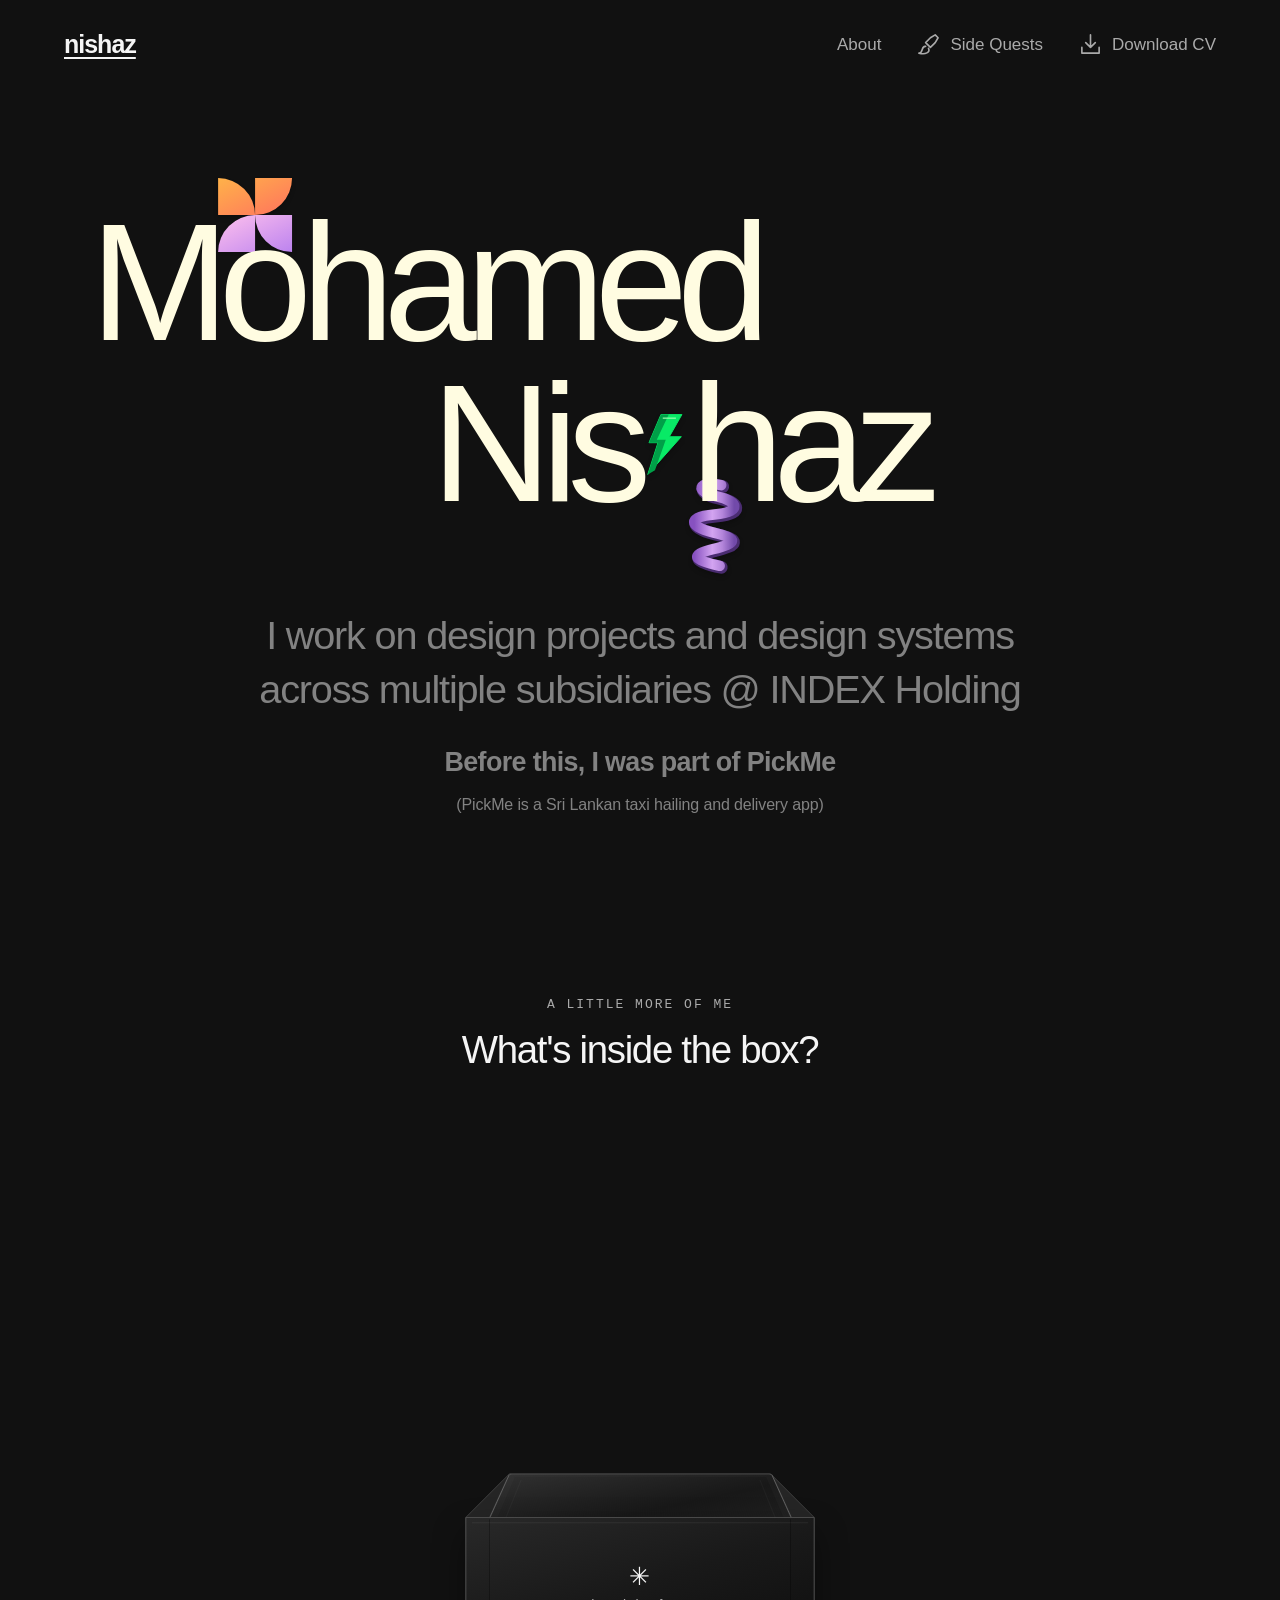
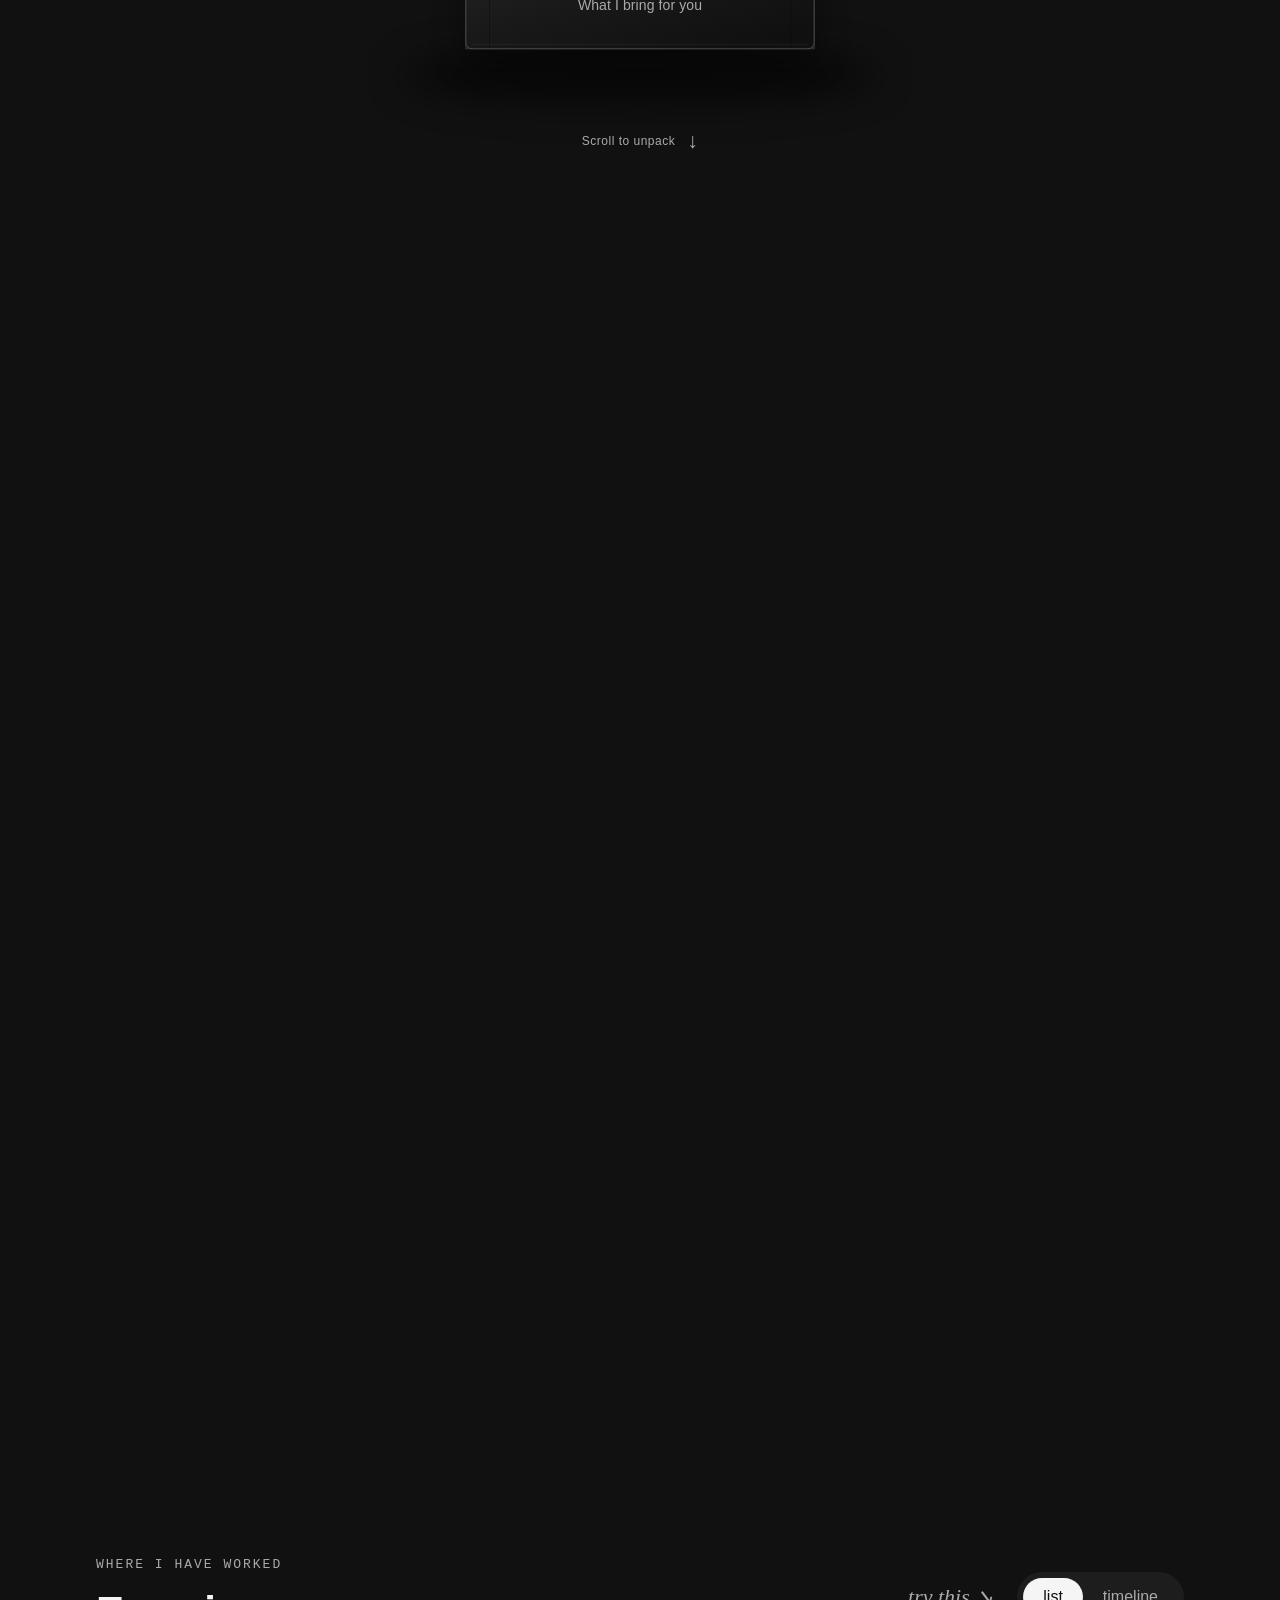
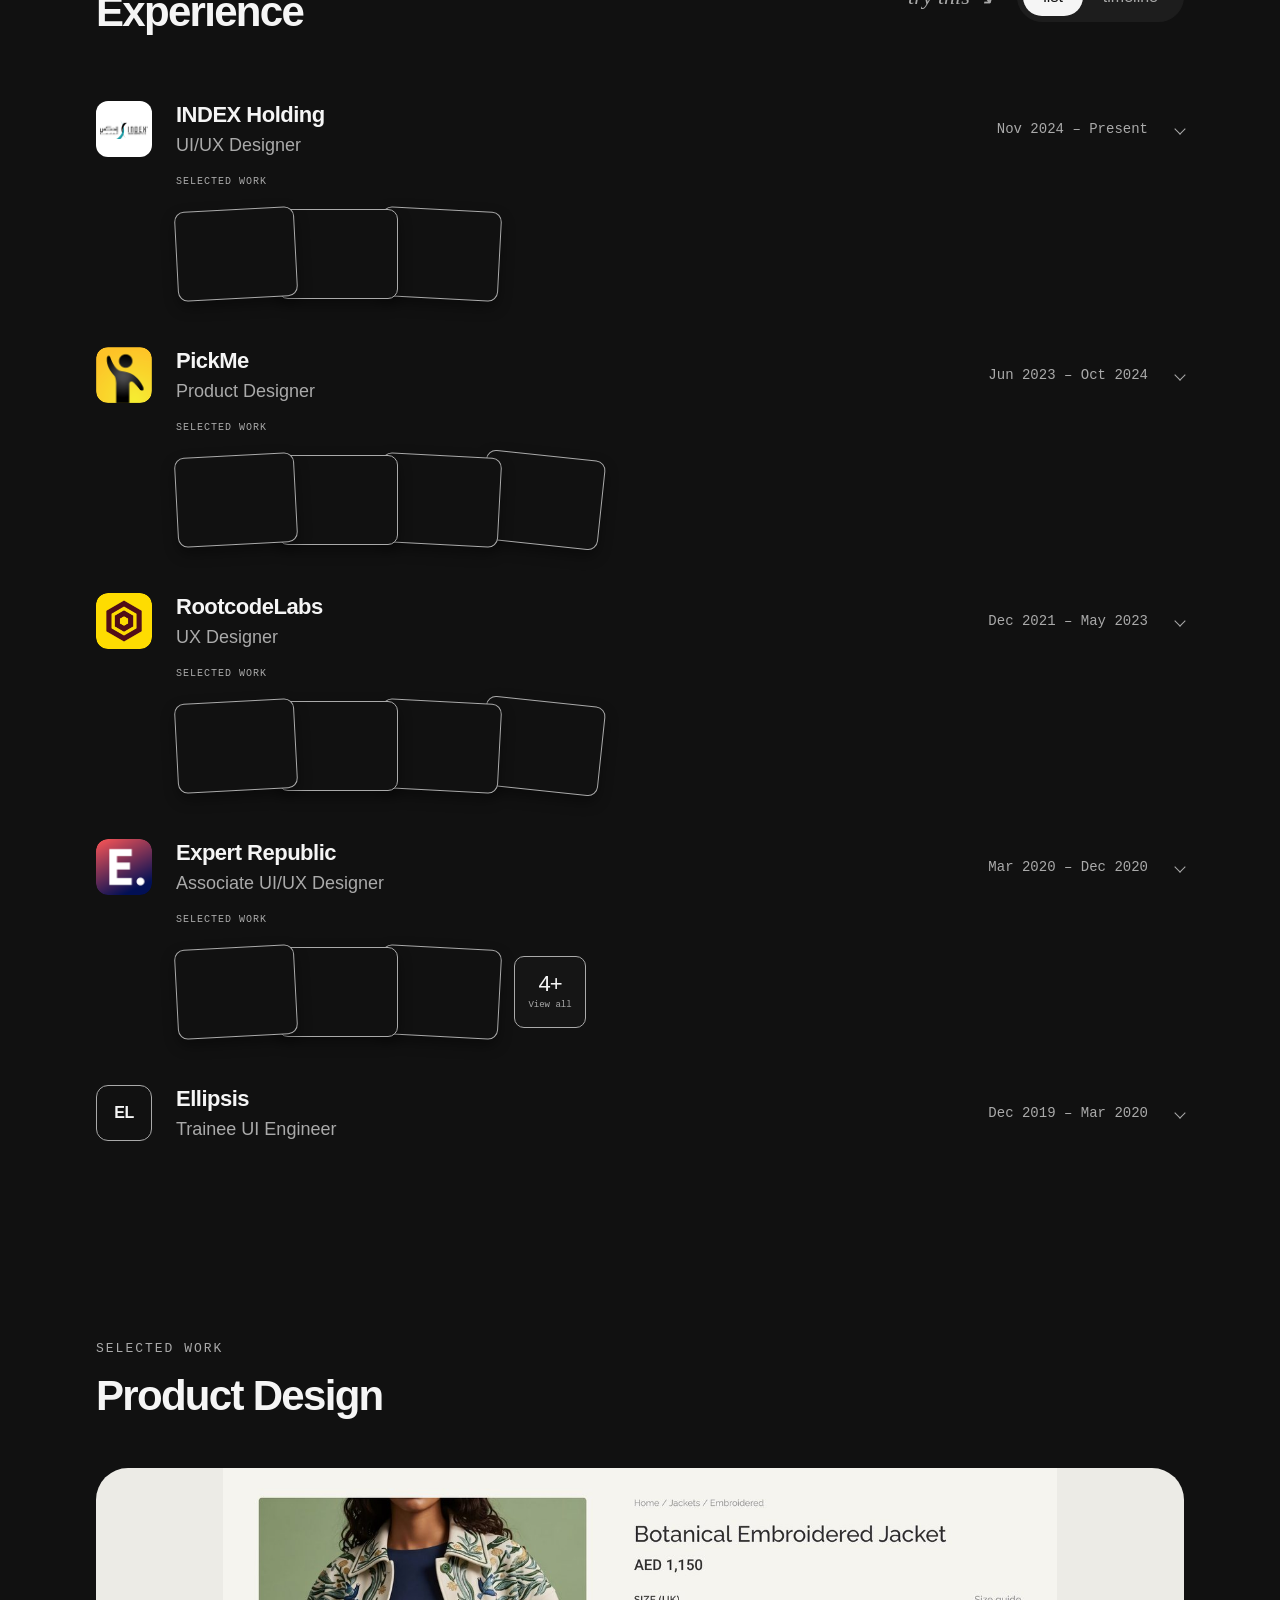
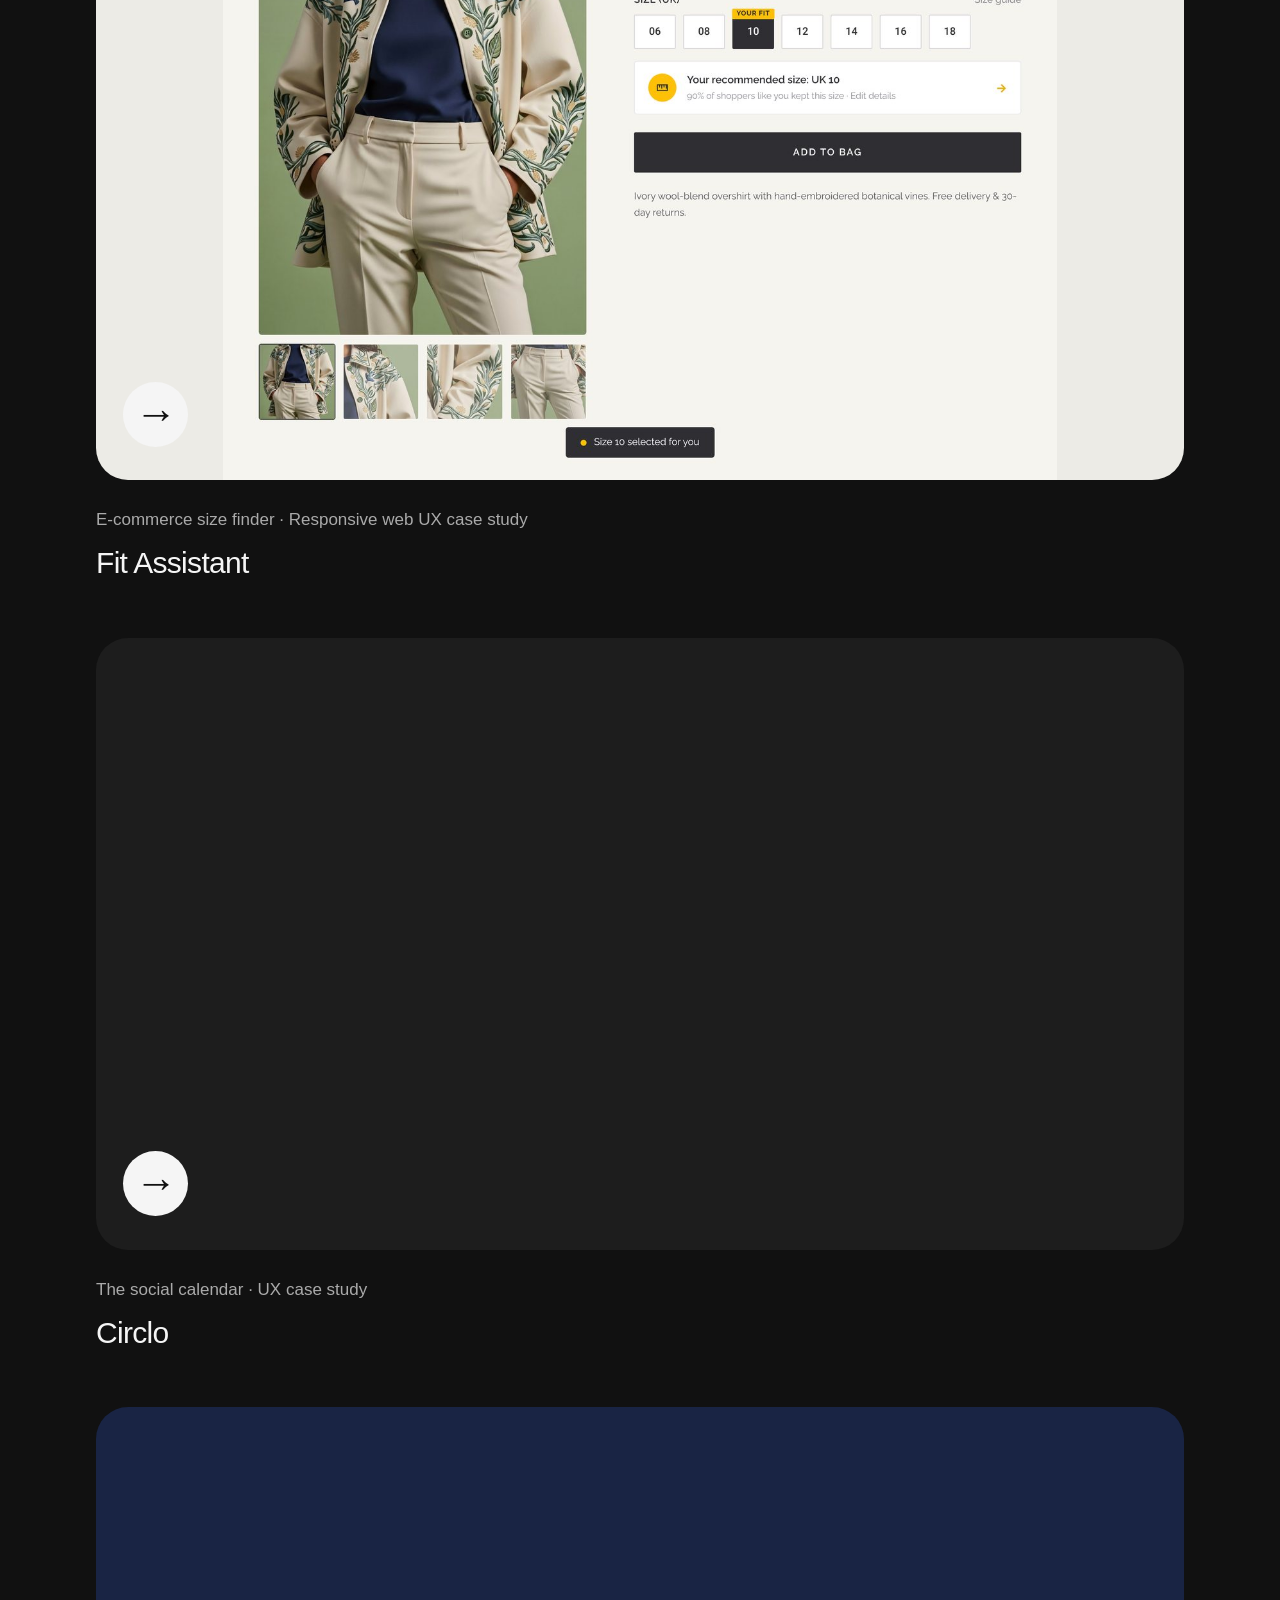
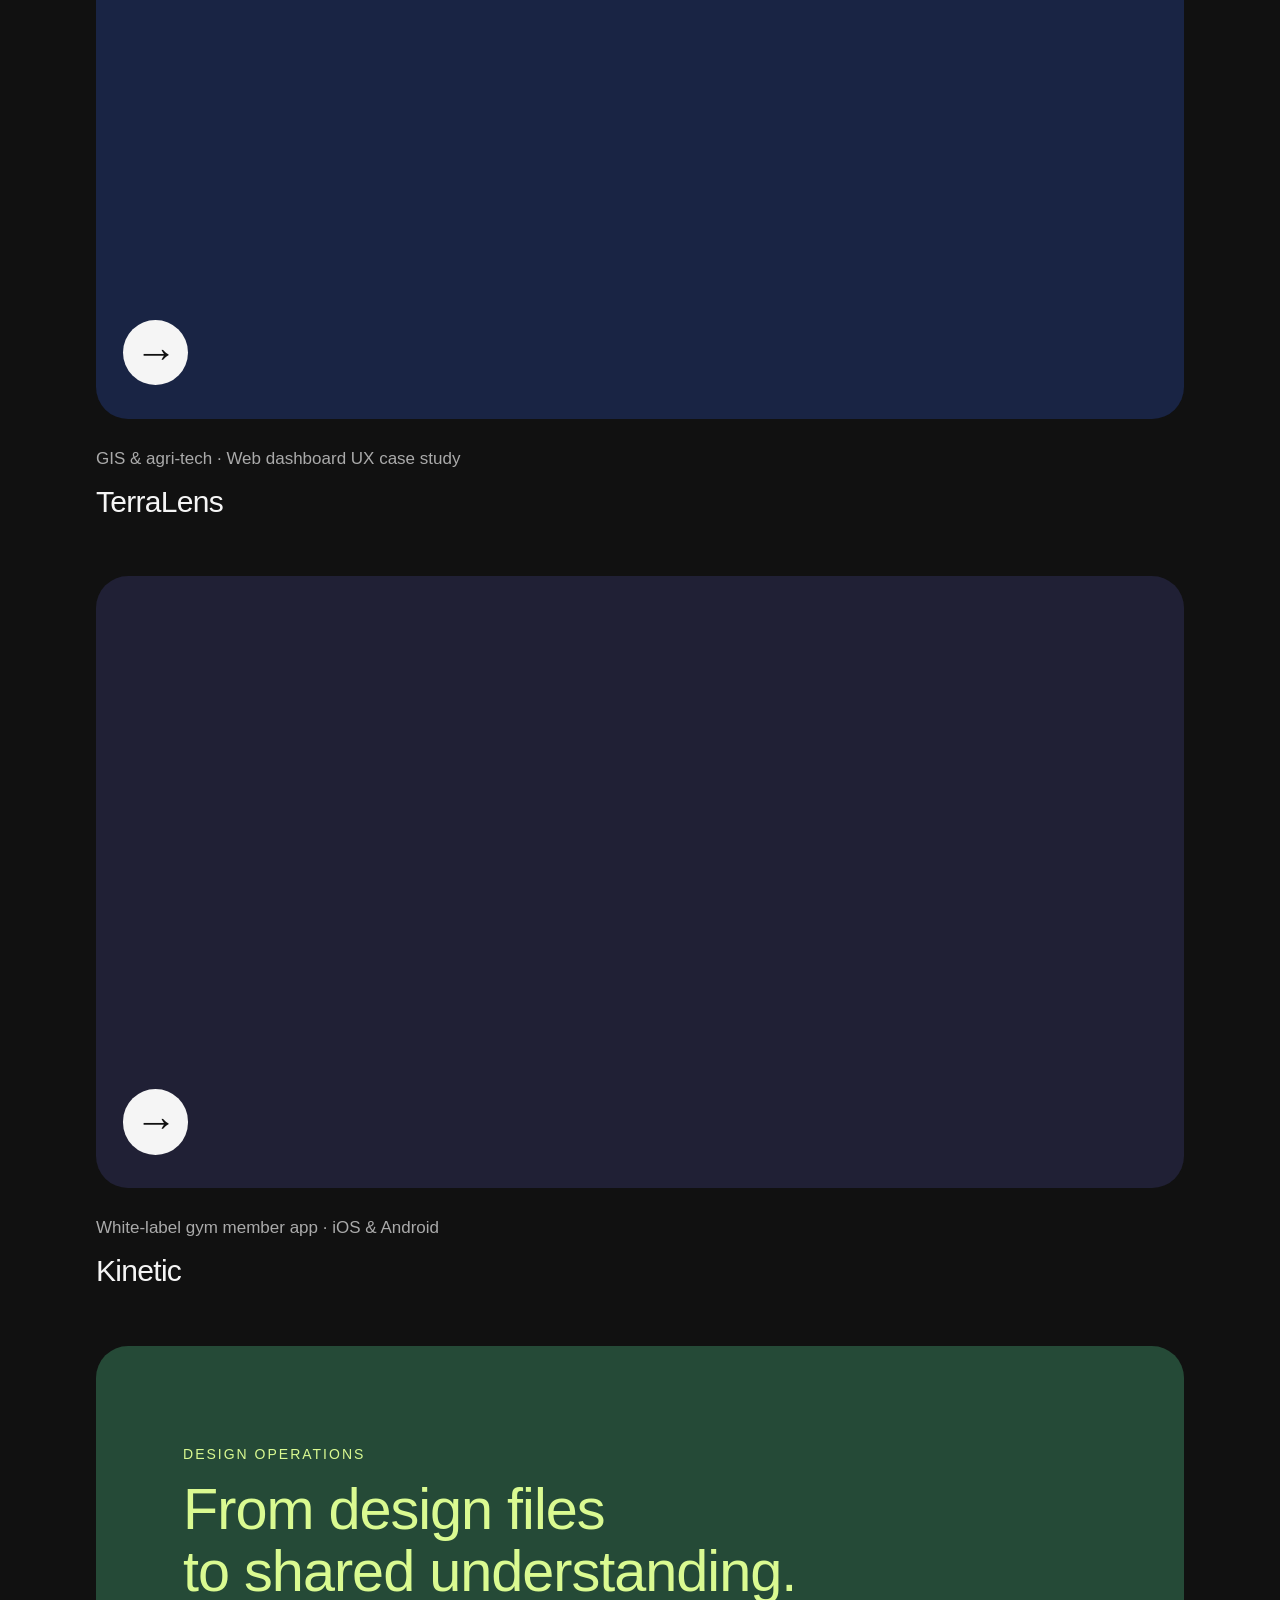
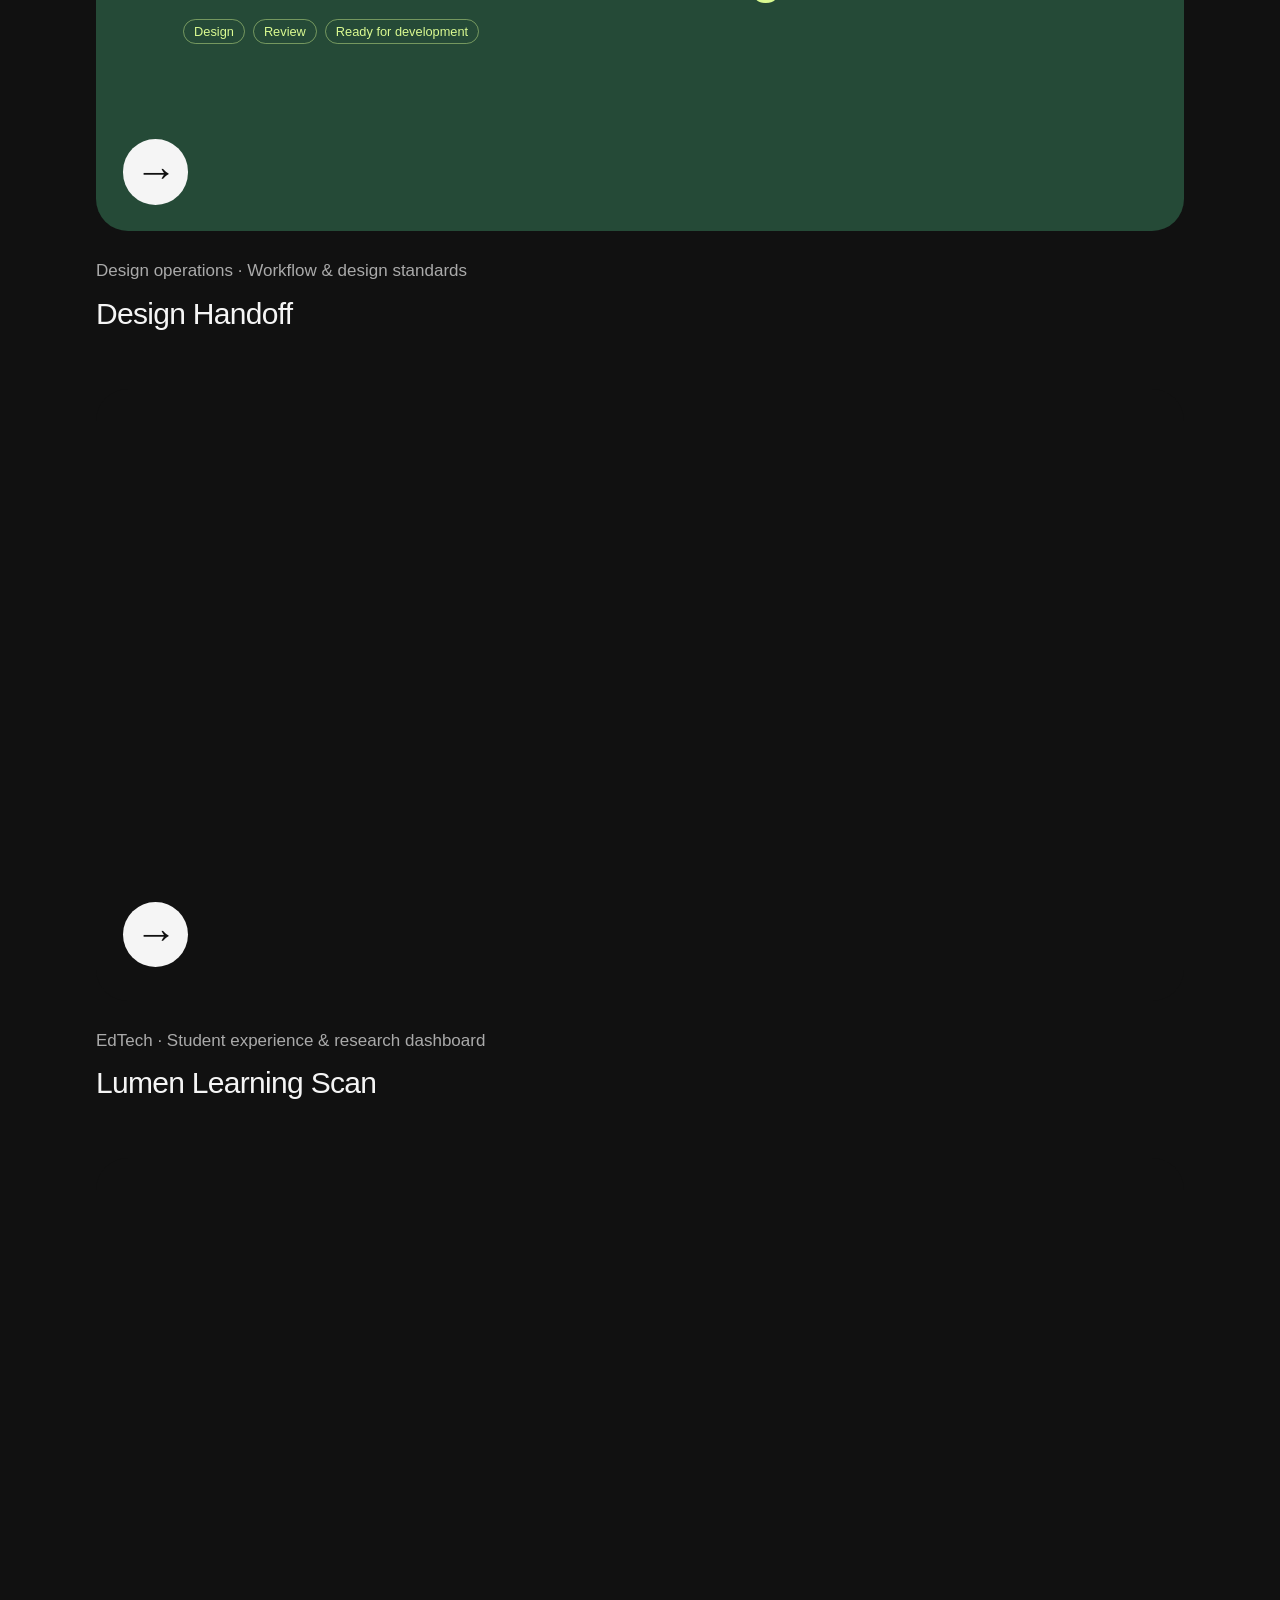
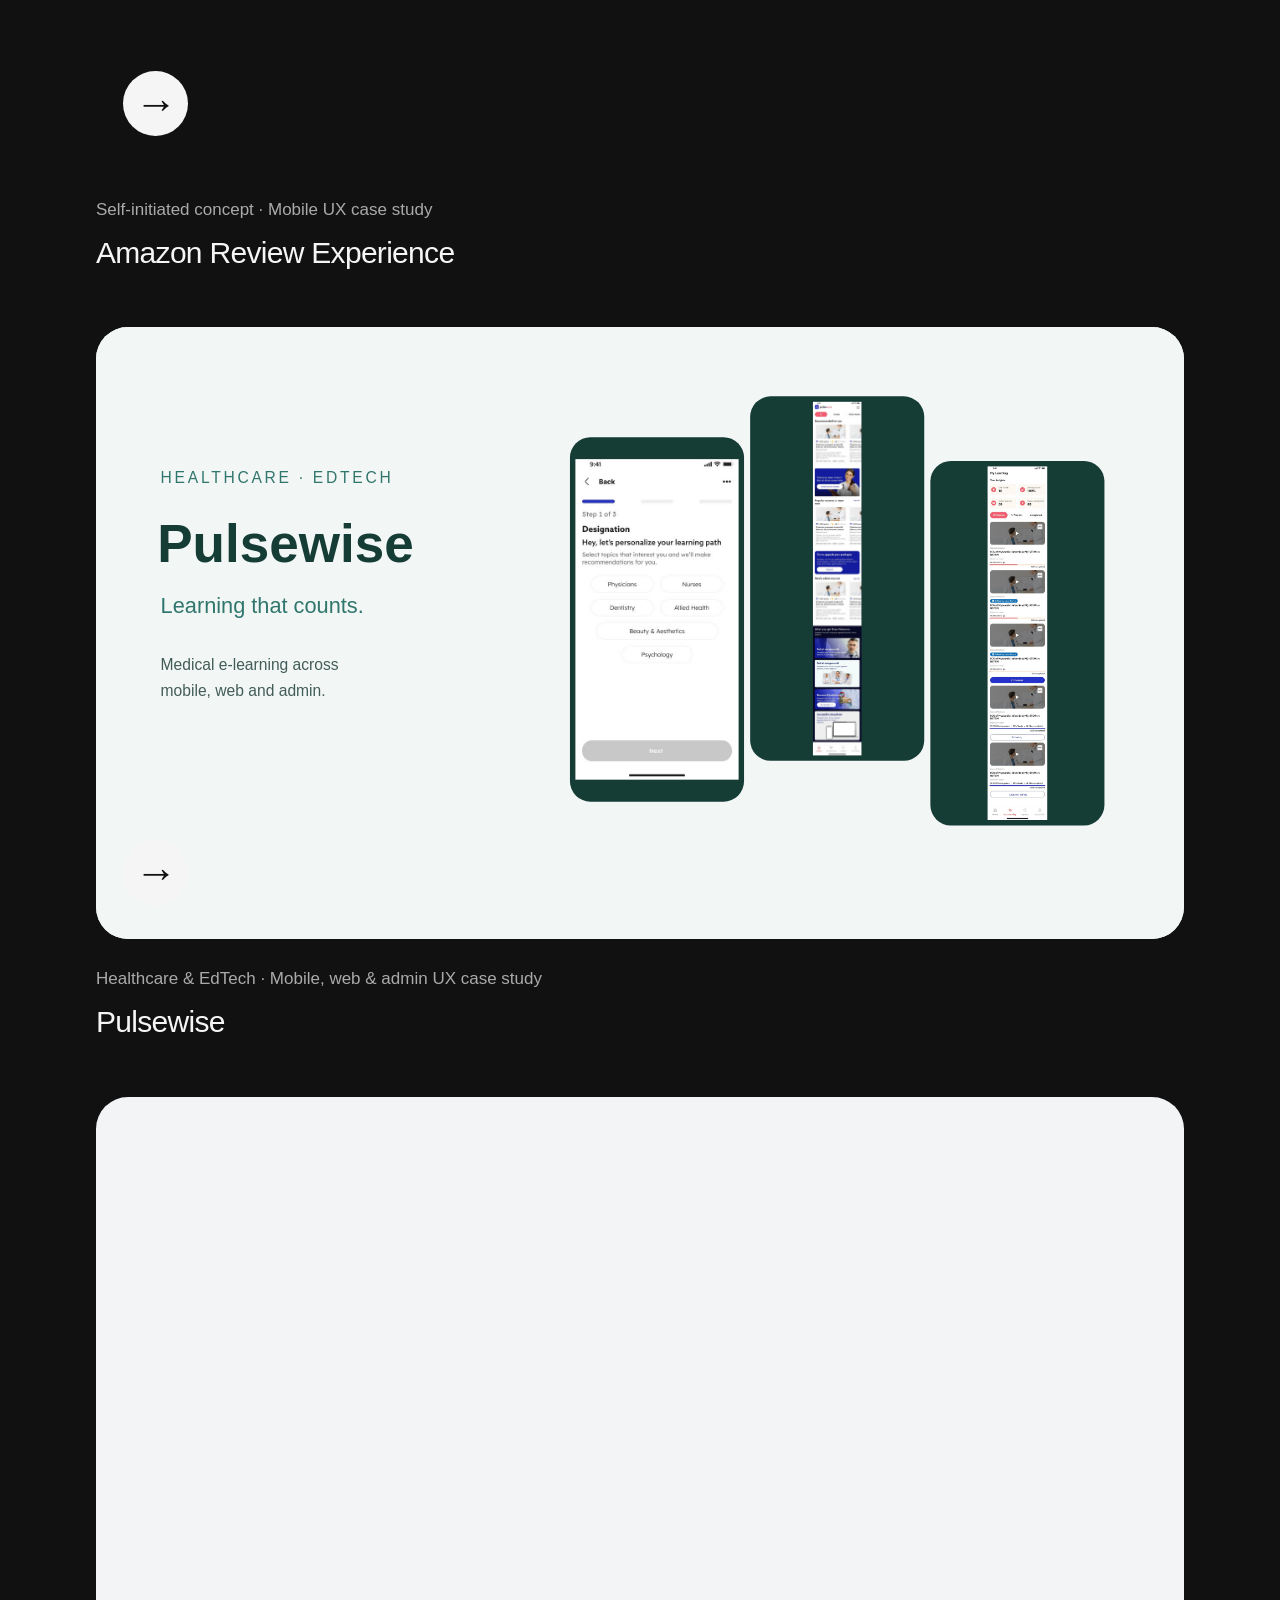
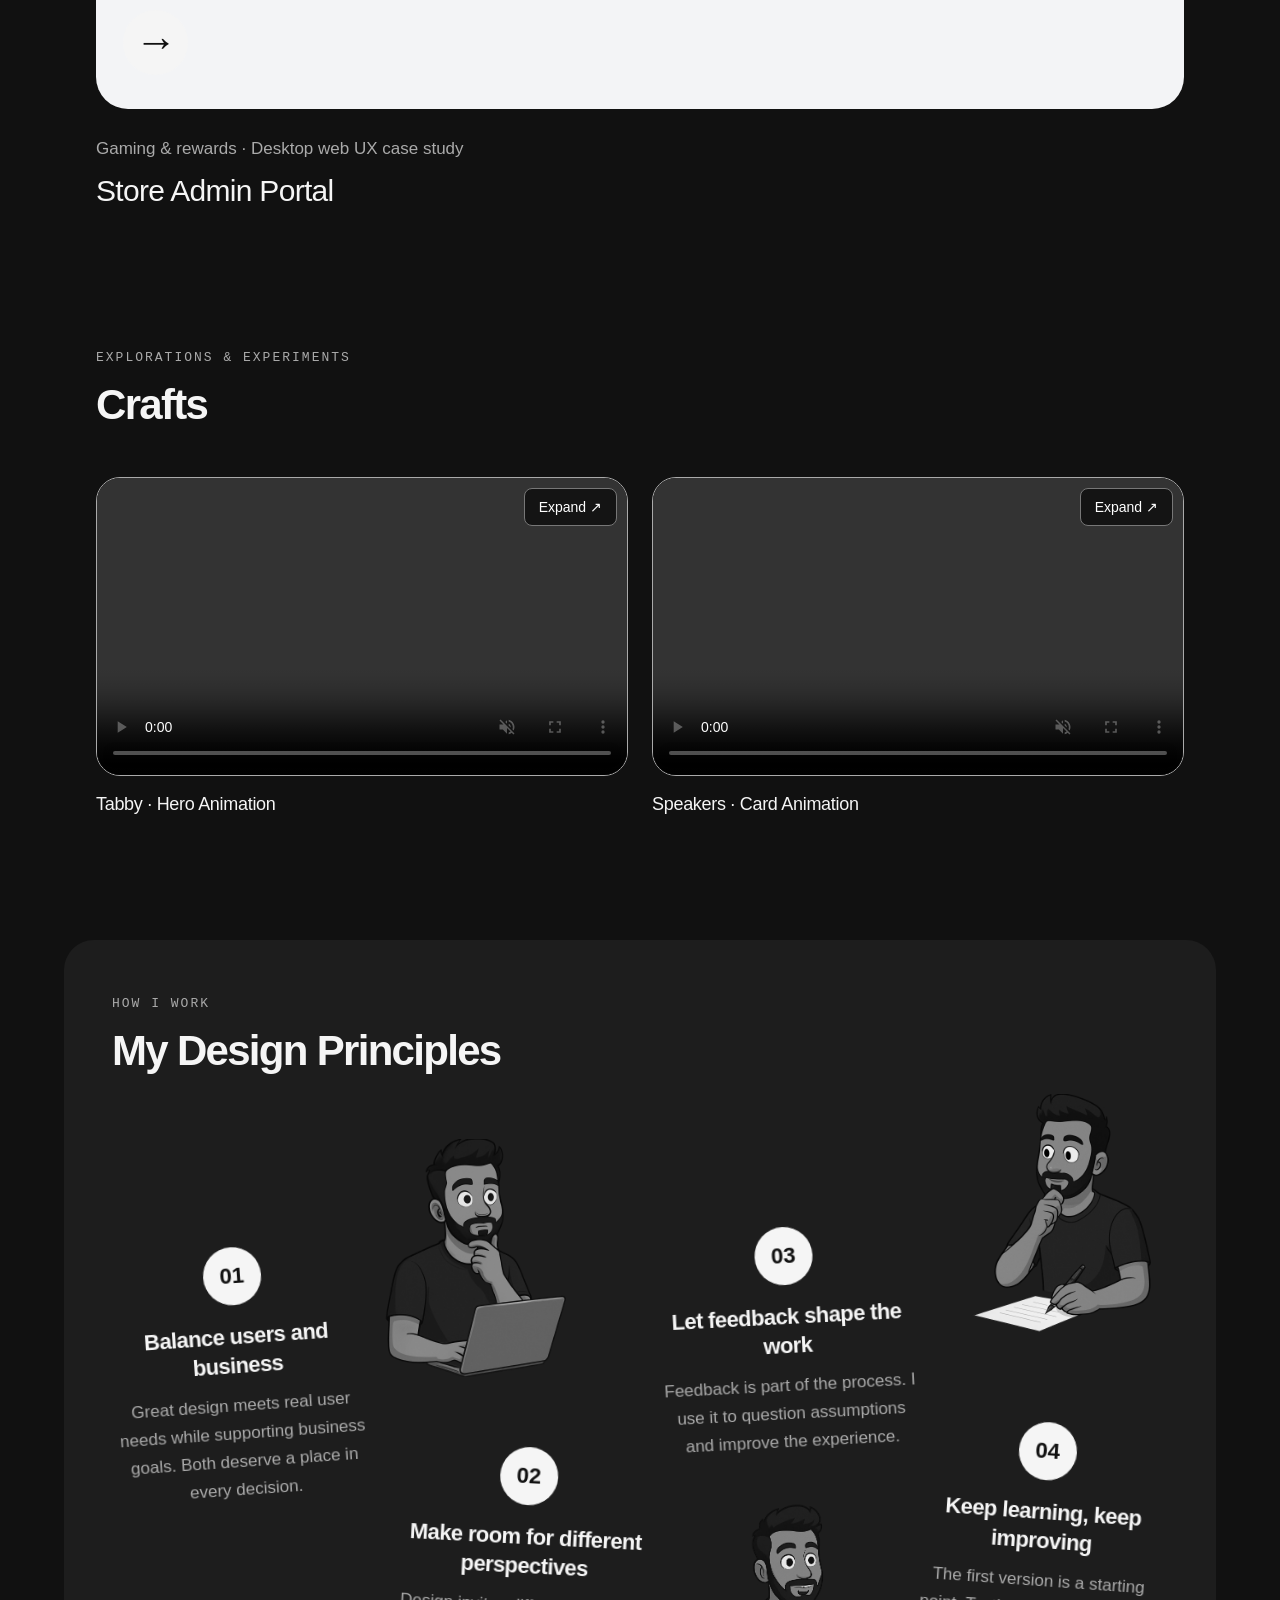
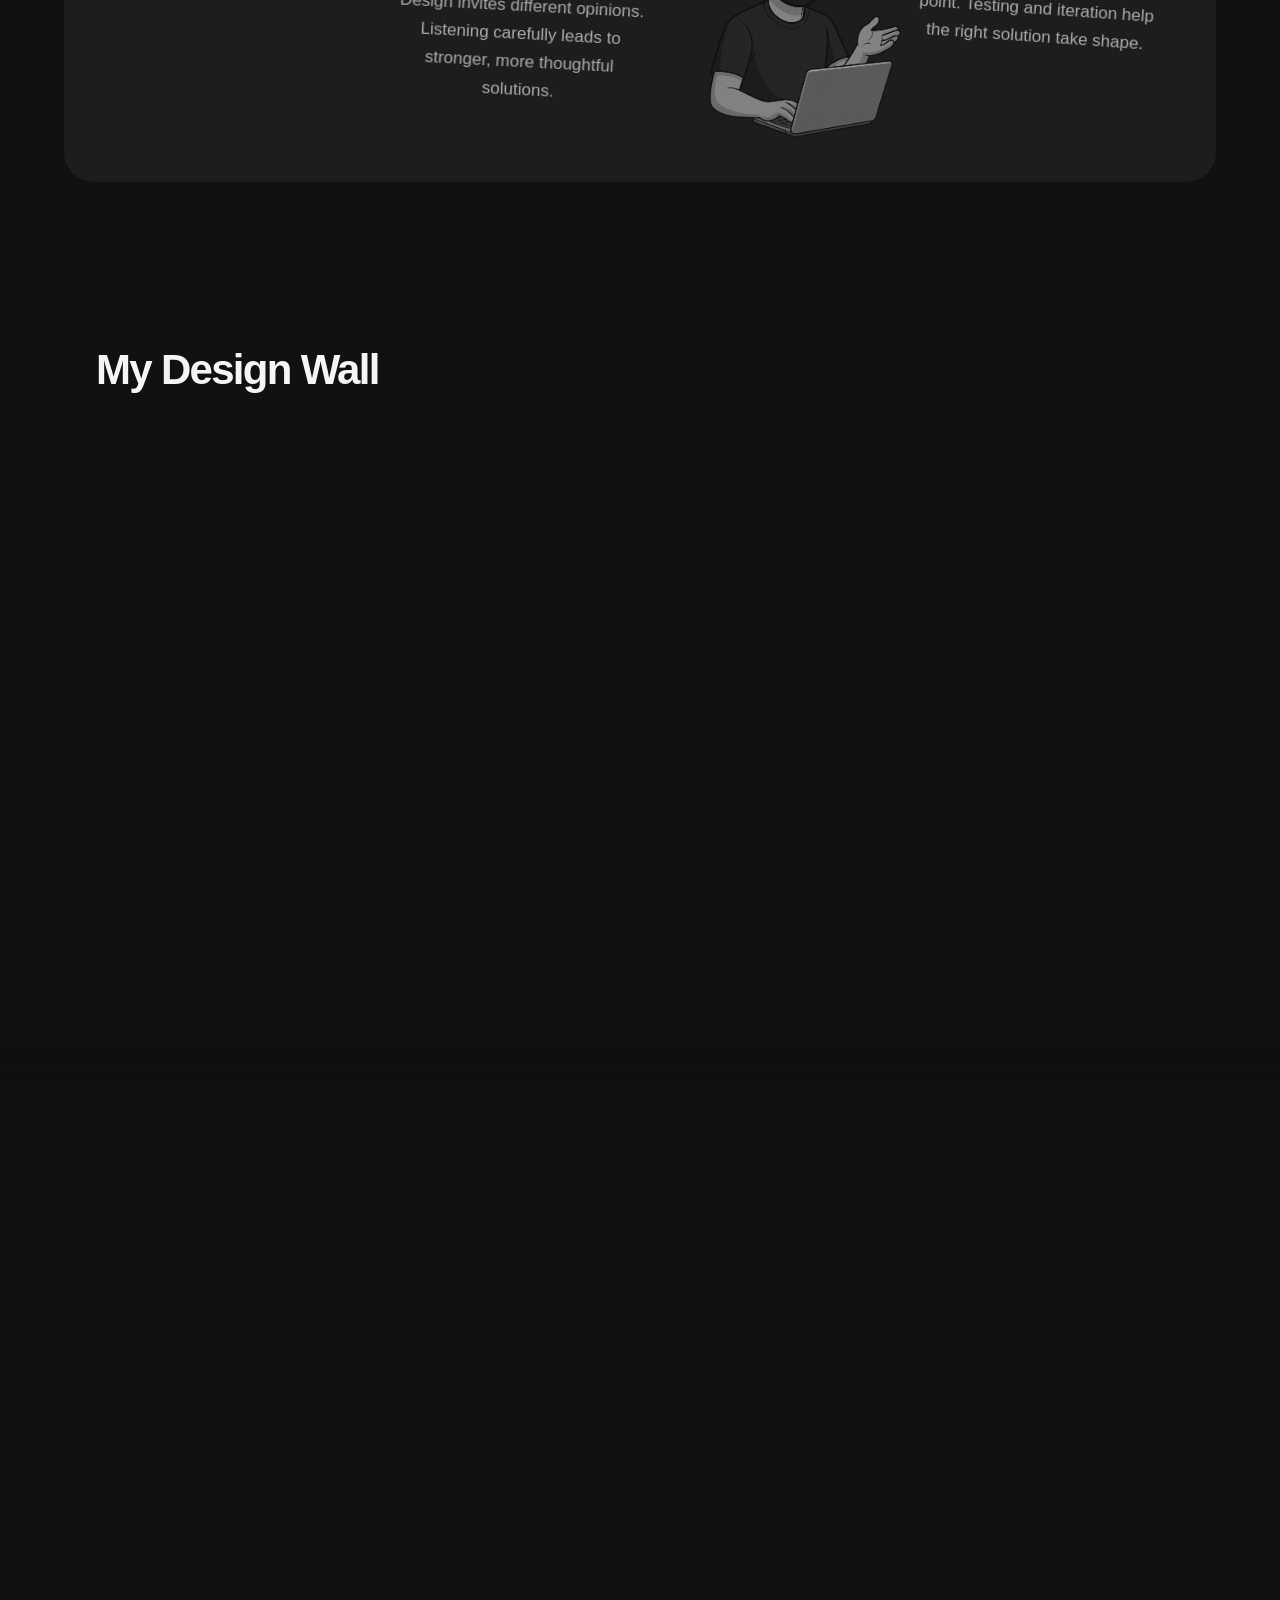
<file: index.html>
<!DOCTYPE html>
<html lang="en">
<head>
<meta charset="UTF-8"><meta name="viewport" content="width=device-width, initial-scale=1">
<title>Mohamed Nishaz — Product Designer</title>
<meta name="description" content="Mohamed Nishaz is a product designer based in the UAE, designing mobile, web, and enterprise experiences. Explore selected work, experience, and design principles.">
<meta name="color-scheme" content="dark">
<script>document.documentElement.classList.add('name-loading');setTimeout(function(){document.documentElement.classList.remove('name-loading');document.querySelectorAll('[inert]').forEach(function(el){el.inert=false})},4500);</script>
<link rel="stylesheet" href="name-loader.css"><script src="name-loader.js" defer></script>
<link rel="stylesheet" href="styles.css?v=craft-two-cards"><link rel="stylesheet" href="hero-motion.css"><link rel="stylesheet" href="unpack.css"><link rel="stylesheet" href="experience-previews.css"><link rel="stylesheet" href="selected-work.css?v=lumen-cover"><link rel="stylesheet" href="design-wall.css"></head>
<body>
<div class="name-loader" role="status" aria-label="Welcome to Mohamed Nishaz’s portfolio"><div class="loader-lens" aria-hidden="true"></div><p class="loader-name" aria-hidden="true">Mohamed Nishaz</p><button class="loader-skip" type="button">Skip intro ↗</button></div>
<header><a class="brand" href="#home" aria-label="Mohamed Nishaz home">nishaz</a>
<nav class="nav" aria-label="Main navigation"><a href="#about">About</a><a href="https://github.com/mohamednishazproductdesigner-a11y/Punch-Club0.1" target="_blank" rel="noopener noreferrer"><svg viewBox="0 0 24 24" aria-hidden="true">
<path d="m14 5 5-3 3 3-3 5-5 5-5-5zM9 14c-5-1-2 7-7 7 7 2 12-1 10-5"/></svg><span>Side Quests</span></a><a class="cv-download" href="assets/documents/Mohamed_Nishaz_CV_Designer.pdf?v=ba8bdcc6b24c" download="Mohamed_Nishaz_CV_Designer.pdf"><svg viewBox="0 0 24 24" aria-hidden="true">
<path d="M12 2v13m-5-5 5 5 5-5M3 15v6h18v-6"/></svg>Download CV</a></nav>
</header>
<main id="home">
<section class="hero" aria-label="Introduction">
<div class="composition">
<div class="name-stage">
<h1 class="name-title" aria-label="Mohamed Nishaz"><span class="name-line" aria-hidden="true">Mohamed</span> <span class="name-line name-line-last" aria-hidden="true">Nishaz</span></h1>
<div class="hero-objects" aria-hidden="true">
<div class="hero-shape shape-rotor"><div class="shape-visual"><svg viewBox="0 0 100 100"><defs><linearGradient id="rotor-warm" x2="1" y2="1"><stop stop-color="#ffb249"/><stop offset="1" stop-color="#ff725e"/></linearGradient><linearGradient id="rotor-pink" x2="1" y2="1"><stop stop-color="#ffc1ed"/><stop offset="1" stop-color="#bc83ef"/></linearGradient></defs><path d="M50 50H5V5a45 45 0 0 1 45 45ZM50 50V5h45a45 45 0 0 1-45 45" fill="url(#rotor-warm)"/><path d="M50 50h45v45a45 45 0 0 1-45-45ZM50 50v45H5a45 45 0 0 1 45-45" fill="url(#rotor-pink)"/></svg></div></div>
<div class="hero-shape shape-star"><div class="shape-visual"><svg viewBox="0 0 100 100"><defs><radialGradient id="star-peach"><stop stop-color="#fff3d9"/><stop offset="1" stop-color="#f49198"/></radialGradient></defs><g stroke="url(#star-peach)" stroke-width="12" stroke-linecap="round"><path d="M50 9v82M9 50h82M21 21l58 58M21 79l58-58"/></g></svg></div></div>
<div class="hero-shape shape-bolt"><div class="shape-visual"><svg viewBox="0 0 70 110"><path d="M30 5h35L44 42h20L8 105l17-53H10Z" fill="#08ea66"/><path d="m30 5-20 47h15L8 105l12-7 18-51H23L43 5Z" fill="#009f48"/><path d="M33 11h22" stroke="#9affae" stroke-width="2"/></svg></div></div>
<div class="hero-shape shape-spring"><div class="shape-visual"><svg viewBox="0 0 80 125"><defs><linearGradient id="spring-purple" x1="0" y1="0" x2="1" y2="0"><stop stop-color="#8751c0"/><stop offset=".45" stop-color="#d3a4f1"/><stop offset=".7" stop-color="#b486db"/><stop offset="1" stop-color="#724aaa"/></linearGradient></defs><path d="M48 9C16 3 13 18 42 24S76 45 39 48 5 64 38 72 70 86 37 94 13 109 46 116" fill="none" stroke="#4a2c71" stroke-width="17" stroke-linecap="round" transform="translate(2 2)"/><path d="M48 9C16 3 13 18 42 24S76 45 39 48 5 64 38 72 70 86 37 94 13 109 46 116" fill="none" stroke="url(#spring-purple)" stroke-width="14" stroke-linecap="round"/></svg></div></div>
</div></div>
<div class="hero-statement">
<p class="statement-lead">I work on design projects and design systems across multiple subsidiaries @ <span class="statement-index">INDEX Holding</span></p>
<p class="statement-previous">Before this, I was part of <span class="statement-pickme">PickMe</span></p>
<p class="statement-context">(<span class="statement-pickme">PickMe</span> is a Sri Lankan taxi hailing and delivery app)</p>
</div></div>
</section>

<section class="unpack-section" id="curiosity" aria-labelledby="unpack-title">
<div class="unpack-stage">
<div class="unpack-heading"><p class="section-eyebrow">A LITTLE MORE OF ME</p><h2 id="unpack-title">What's inside the box?</h2></div>
<div class="unpack-cards">
<figure class="unpack-card"><div class="unpack-card-art"><img src="assets/building-in-vibecode.png" alt="Building in vibecode — sketch-style artwork with playful interface elements" width="1650" height="953" decoding="async"></div><figcaption><span class="unpack-card-number">01</span><span>Building in vibecode</span></figcaption></figure>
<figure class="unpack-card"><div class="unpack-card-art"><img src="assets/designing-ai-products.png" alt="Designing AI Products — sketch-style hands creating with images and conversations" width="1954" height="805" decoding="async"></div><figcaption><span class="unpack-card-number">02</span><span>Designing AI Products</span></figcaption></figure>
<figure class="unpack-card"><div class="unpack-card-art"><img src="assets/storytelling-and-play.png" alt="Storytelling and Play — sketch-style playground with a character on a swing" width="1784" height="882" decoding="async"></div><figcaption><span class="unpack-card-number">03</span><span>Storytelling + Play</span></figcaption></figure>
</div>
<div class="unpack-box" aria-hidden="true">
<div class="unpack-box-shadow"></div>
<svg class="unpack-box-back" viewBox="0 0 400 220"><defs><linearGradient id="box-interior" x2="0" y2="1"><stop stop-color="#080808"/><stop offset="1" stop-color="#202020"/></linearGradient></defs><path d="M1 60 51 10h298l50 50v150H1Z" fill="#1c1c1c" stroke="#484848"/><path d="m3 60 49-48h296l49 48-49 70H52Z" fill="url(#box-interior)" stroke="#353535"/><path d="M1 60 51 10v144L1 210Zm398 0-50-50v144l50 56Z" fill="#252525" stroke="#3a3a3a"/></svg>
<div class="unpack-box-lid"><div class="unpack-lid-detail"></div></div>
<svg class="unpack-box-front" viewBox="0 0 400 220"><defs><linearGradient id="box-front" x2=".8" y2="1"><stop stop-color="#292929"/><stop offset=".55" stop-color="#191919"/><stop offset="1" stop-color="#101010"/></linearGradient></defs><path d="M1 60h398v142q0 8-8 8H9q-8 0-8-8Z" fill="url(#box-front)" stroke="#505050"/><path d="M8 66h384M8 205h384" stroke="#ffffff12"/><path d="M28 62v146m344-146v146" stroke="#00000055"/></svg>
<div class="unpack-box-label"><span class="unpack-box-mark">✳</span><span>What I bring for you</span></div>
</div>
<p class="unpack-hint"><span>Scroll to unpack</span><span aria-hidden="true">↓</span></p>
</div>
</section>

<section class="experience-section" id="experience" aria-labelledby="experience-title">
<div class="experience-heading">
<div>
<p class="section-eyebrow">WHERE I HAVE WORKED</p>
<h2 id="experience-title">Experience</h2></div>
<div class="view-control"><span class="try-label" aria-hidden="true">try this ↘</span>
<div class="view-switch" role="group" aria-label="Experience view"><button type="button" data-view="list" aria-pressed="true">list</button><button type="button" data-view="timeline" aria-pressed="false">timeline</button></div></div></div>
<div class="experience-entries" data-view="list">
<article class="experience-row" data-experience="index-holding">
<div class="company-logo has-logo index-logo" data-company="INDEX Holding"><img src="assets/index-holding-logo.jpg" alt="INDEX Holding logo" width="400" height="156" loading="lazy" decoding="async"></div><details><summary>
<div class="company-info">
<h3>INDEX Holding</h3>
<p>UI/UX Designer</p></div><span class="experience-date">Nov 2024 – Present</span><span class="chevron" aria-hidden="true"></span></summary>
<div class="role-details">
<p class="role-location">Dubai, UAE</p>
<p>Design lead for platform products across the group's subsidiaries — event websites, mobile apps and event management dashboards for large exhibitions and conferences. Built and maintain the shared design system, led concept design for Aiva, an AI-powered super app, and wrote the internal guide on structuring Figma files for AI-assisted code generation.</p></div></details>
</article>
<article class="experience-row" data-experience="pickme">
<div class="company-logo has-logo" data-company="PickMe"><img src="assets/pickme-logo.png" alt="PickMe logo" width="240" height="240" loading="lazy" decoding="async"></div><details ><summary>
<div class="company-info">
<h3>PickMe</h3>
<p>Product Designer</p></div><span class="experience-date">Jun 2023 – Oct 2024</span><span class="chevron" aria-hidden="true"></span></summary>
<div class="role-details">
<p class="role-location">Colombo, Sri Lanka</p>
<p>Designed consumer mobile experiences for one of Sri Lanka's largest ride-hailing and food delivery platforms. Redesigned the PickMe Food checkout flow end to end, ran user interviews and workshops with product and engineering, and built accessibility review into every release.</p></div></details>
</article>
<article class="experience-row" data-experience="rootcodelabs">
<div class="company-logo has-logo" data-company="RootcodeLabs"><img src="assets/rootcode-labs-logo.png" alt="RootcodeLabs logo" width="447" height="447" loading="lazy" decoding="async"></div><details ><summary>
<div class="company-info">
<h3>RootcodeLabs</h3>
<p>UX Designer</p></div><span class="experience-date">Dec 2021 – May 2023</span><span class="chevron" aria-hidden="true"></span></summary>
<div class="role-details">
<p class="role-location">Colombo, Sri Lanka</p>
<p>Owned UX for B2B SaaS client products across edtech, automotive, fitness and gaming, from discovery and information architecture to high-fidelity UI. Ran usability testing and presented design rationale to client stakeholders.</p></div></details>
</article>
<article class="experience-row" data-experience="expert-republic">
<div class="company-logo has-logo" data-company="Expert Republic"><img src="assets/expert-republic-logo.png" alt="Expert Republic logo" width="240" height="240" loading="lazy" decoding="async"></div><details ><summary>
<div class="company-info">
<h3>Expert Republic</h3>
<p>Associate UI/UX Designer</p></div><span class="experience-date">Mar 2020 – Dec 2020</span><span class="chevron" aria-hidden="true"></span></summary>
<div class="role-details">
<p class="role-location">Colombo, Sri Lanka</p>
<p>Produced sitemaps, IA diagrams, usability reports and analytics summaries for client projects, and standardised the team's design documentation.</p></div></details>
</article>
<article class="experience-row" data-experience="ellipsis">
<div class="company-logo" data-company="Ellipsis" aria-label="Ellipsis logo placeholder">EL</div><details><summary>
<div class="company-info">
<h3>Ellipsis</h3>
<p>Trainee UI Engineer</p></div><span class="experience-date">Dec 2019 – Mar 2020</span><span class="chevron" aria-hidden="true"></span></summary>
<div class="role-details">
<p class="role-location">Colombo District, Western Province, Sri Lanka · Full-time · 4 months</p>
<p>Skills: Graphic Design and UI/UX.</p></div></details>
</article></div>
</section>
<section class="portfolio-section" id="projects" aria-labelledby="projects-title">
<p class="section-eyebrow">SELECTED WORK</p>
<h2 id="projects-title">Product Design</h2>
<div class="project-list">
<article class="project-card"><a class="project-link" data-project="fit-assistant" href="case-studies/fit-assistant.html" aria-label="Fit Assistant UX case study"><div class="project-preview fit-assistant-preview"><video class="fit-assistant-cover" poster="assets/fit-assistant/cover.jpg" autoplay muted loop playsinline preload="metadata" aria-label="Fit Assistant size finder demo"><source src="assets/fit-assistant/demo.mp4" type="video/mp4"></video><span class="project-preview-arrow" aria-hidden="true">→</span></div><div class="project-info"><div class="project-meta"><h3>Fit Assistant</h3><span>E-commerce size finder · Responsive web UX case study</span></div></div></a></article>

<article class="project-card"><a class="project-link" data-project="circlo" href="case-studies/circlo.html" aria-label="Circlo UX case study"><div class="project-preview circlo-updated-preview"><img class="circlo-cover" src="assets/circlo/cover.png" alt="Circlo, the social calendar: mobile planning, invitations and calendar screens" width="3840" height="2160" loading="lazy" decoding="async"><span class="project-preview-arrow" aria-hidden="true">→</span></div><div class="project-info"><div class="project-meta"><h3>Circlo</h3><span>The social calendar · UX case study</span></div></div></a></article>
<article class="project-card"><a class="project-link" data-project="terralens" href="case-studies/terralens.html" aria-label="TerraLens UX case study"><div class="project-preview terralens-preview"><img class="terralens-cover" src="assets/terralens/cover.png" alt="TerraLens UX case study: climate and land data dashboard with swipe-to-compare maps" width="3840" height="2160" loading="lazy" decoding="async"><span class="project-preview-arrow" aria-hidden="true">→</span></div><div class="project-info"><div class="project-meta"><h3>TerraLens</h3><span>GIS &amp; agri-tech · Web dashboard UX case study</span></div></div></a></article>

<article class="project-card"><a class="project-link" data-project="kinetic" href="case-studies/kinetic.html" aria-label="Kinetic UX case study">
<div class="project-preview kinetic-preview"><img class="kinetic-cover" src="assets/kinetic/cover.png" alt="Kinetic UX case study: white-label gym app for class booking and keyless entry" width="3840" height="2160" loading="lazy" decoding="async"><span class="project-preview-arrow" aria-hidden="true">→</span></div>
<div class="project-info"><div class="project-meta"><h3>Kinetic</h3><span>White-label gym member app · iOS &amp; Android</span></div></div>
</a></article>

<article class="project-card"><a class="project-link" data-project="design-handoff" href="case-studies/design-handoff.html" aria-label="Design Handoff UX case study">
<div class="project-preview handoff-preview"><div class="handoff-cover"><span>DESIGN OPERATIONS</span><strong>From design files<br>to shared understanding.</strong><div class="handoff-status"><span>Design</span><span>Review</span><span>Ready for development</span></div></div><span class="project-preview-arrow" aria-hidden="true">→</span></div>
<div class="project-info"><div class="project-meta"><h3>Design Handoff</h3><span>Design operations · Workflow &amp; design standards</span></div></div>
</a></article>

<article class="project-card"><a class="project-link" data-project="lumen" href="case-studies/lumen.html" aria-label="Lumen Learning Scan UX case study">
<div class="project-preview lumen-preview"><img src="assets/lumen/cover.png" alt="Lumen Learning Scan: student experience and learning research dashboard" loading="lazy" decoding="async"><span class="project-preview-arrow" aria-hidden="true">→</span></div>
<div class="project-info"><div class="project-meta"><h3>Lumen Learning Scan</h3><span>EdTech · Student experience &amp; research dashboard</span></div></div>
</a></article>
<article class="project-card"><a class="project-link" data-project="amazon-review" href="case-studies/amazon-review.html" aria-label="Amazon Review Experience UX case study">
<div class="project-preview amazon-review-preview"><img src="assets/amazon-review/cover.png" alt="Enhancing Amazon’s review experience: mobile review flow, AI-assisted drafts and rewards" width="3840" height="2160" loading="lazy" decoding="async"><span class="project-preview-arrow" aria-hidden="true">→</span></div>
<div class="project-info"><div class="project-meta"><h3>Amazon Review Experience</h3><span>Self-initiated concept · Mobile UX case study</span></div></div>
</a></article>


<article class="project-card"><a class="project-link" data-project="pulsewise" href="case-studies/pulsewise.html" aria-label="Pulsewise UX case study">
<div class="project-preview pulsewise-preview"><img src="assets/pulsewise/cover.svg" alt="Pulsewise medical e-learning: specialty setup, courses and certificates" width="1600" height="900" loading="lazy" decoding="async"><span class="project-preview-arrow" aria-hidden="true">→</span></div>
<div class="project-info"><div class="project-meta"><h3>Pulsewise</h3><span>Healthcare &amp; EdTech · Mobile, web &amp; admin UX case study</span></div></div>
</a></article>
<article class="project-card"><a class="project-link" data-project="store-admin" href="case-studies/store-admin.html" aria-label="Store Admin Portal UX case study">
<div class="project-preview store-admin-preview"><img src="assets/store-admin/cover.png" alt="Store admin portal dashboard for a gaming rewards platform" loading="lazy" decoding="async"><span class="project-preview-arrow" aria-hidden="true">→</span></div>
<div class="project-info"><div class="project-meta"><h3>Store Admin Portal</h3><span>Gaming &amp; rewards · Desktop web UX case study</span></div></div>
</a></article>



</div>
</section>
<section class="portfolio-section crafts-section" id="crafts" aria-labelledby="crafts-title">
<p class="section-eyebrow">EXPLORATIONS & EXPERIMENTS</p>
<h2 id="crafts-title">Crafts</h2>
<div class="craft-grid">
<article class="craft-card craft-video-card">
<div class="craft-preview craft-video-preview">
<video class="craft-video" muted loop playsinline controls preload="metadata" aria-label="Tabby hero animation"><source src="assets/crafts/tabby-hero-animation.mp4" type="video/mp4"></video>
</div>
<h3>Tabby · Hero Animation</h3>
</article>




<article class="craft-card craft-video-card">
<div class="craft-preview craft-video-preview">
<video class="craft-video" muted loop playsinline controls preload="metadata" aria-label="Speakers card animation"><source src="assets/crafts/speakers-revamp.mp4" type="video/mp4"></video>
</div>
<h3>Speakers · Card Animation</h3>
</article></div>
</section>
<section class="principles-section" aria-labelledby="principles-title">
<div class="principles-panel">
<p class="section-eyebrow">HOW I WORK</p>
<h2 id="principles-title">My Design Principles</h2>
<div class="principles-canvas">
<article class="principle principle-1"><span class="principle-marker" aria-hidden="true">01</span>
<h3>Balance users and business</h3>
<p>Great design meets real user needs while supporting business goals. Both deserve a place in every decision.</p>
</article>
<article class="principle principle-2"><span class="principle-marker" aria-hidden="true">02</span>
<h3>Make room for different perspectives</h3>
<p>Design invites different opinions. Listening carefully leads to stronger, more thoughtful solutions.</p>
</article>
<article class="principle principle-3"><span class="principle-marker" aria-hidden="true">03</span>
<h3>Let feedback shape the work</h3>
<p>Feedback is part of the process. I use it to question assumptions and improve the experience.</p>
</article>
<article class="principle principle-4"><span class="principle-marker" aria-hidden="true">04</span>
<h3>Keep learning, keep improving</h3>
<p>The first version is a starting point. Testing and iteration help the right solution take shape.</p>
</article>
<img class="principle-character character-1" src="assets/character-thinking-laptop.png" alt="" aria-hidden="true" loading="lazy" width="500" height="579">
<img class="principle-character character-2" src="assets/character-thinking-notes.png" alt="" aria-hidden="true" loading="lazy" width="500" height="579">
<img class="principle-character character-3" src="assets/character-presenting.png" alt="" aria-hidden="true" loading="lazy" width="500" height="579"></div></div>
</section>

<section class="design-wall-section" id="design-wall" aria-labelledby="design-wall-title">
<div class="wall-stage">
<div class="wall-heading"><h2 id="design-wall-title">My Design Wall</h2></div>
<div class="wall-viewport">
<div class="wall-grid">
<figure class="wall-tile"><img class="wall-art" src="assets/design-wall-bookings.png" alt="Booking management dashboard displayed on a laptop mockup between two chairs" width="2000" height="1500" loading="lazy" decoding="async"></figure>
<figure class="wall-tile"><img class="wall-art" src="assets/design-wall-vehicle-marketplace.png" alt="Vehicle marketplace mobile app displayed on a phone in a black sculptural scene" width="871" height="652" loading="lazy" decoding="async"></figure>
<figure class="wall-tile"><img class="wall-art" src="assets/design-wall-apple-juice.png" alt="Apple juice product landing page displayed on a laptop mockup" width="2400" height="1800" loading="lazy" decoding="async"></figure>
<figure class="wall-tile"><img class="wall-art" src="assets/design-wall-coaching.png" alt="Coaching website displayed on a laptop in a blue and white mockup scene" width="2400" height="1800" loading="lazy" decoding="async"></figure>
<figure class="wall-tile"><img class="wall-art" src="assets/design-wall-helmet.png" alt="Motorcycle helmet product website displayed across laptop mockups" width="730" height="547" loading="lazy" decoding="async"></figure>
<figure class="wall-tile wall-tile--contain"><img class="wall-art" src="assets/gather/web-home.png" alt="Gather social calendar desktop interface" loading="lazy" decoding="async"></figure>
<figure class="wall-tile"><img class="wall-art" src="assets/design-wall-learning-dashboard.png" alt="Learning analytics dashboard displayed on a laptop in a dark mockup scene" width="2400" height="1800" loading="lazy" decoding="async"></figure>
<figure class="wall-tile"><img class="wall-art" src="assets/design-wall-vehicle-inspection.png" alt="Vehicle inspection mobile app displayed on a phone in a green mockup scene" width="2400" height="1800" loading="lazy" decoding="async"></figure>
</div>
</div>
<div class="wall-depth" aria-hidden="true"></div>
</div>
</section>
<section class="about-section" id="about" aria-labelledby="about-title">
<div class="about-heading"><p class="section-eyebrow">BEHIND THE WORK</p><h2 id="about-title">About me</h2><p class="about-signature">Mohamed Nishaz</p></div>
<div class="about-copy"><p class="about-lead">I turn complex problems into experiences that feel simple.</p>
<p>I’m Mohamed, a product designer based in the UAE. At INDEX Holding, I design mobile apps, web platforms, and enterprise tools—from the first conversation to the final interface.</p>
<p>My work brings together user research, interaction design, and design systems. I listen to different perspectives, test ideas, and refine the details to balance what people need with what a business is trying to achieve.</p>
<dl class="about-details"><div><dt>Based in</dt><dd>United Arab Emirates</dd></div><div><dt>Currently at</dt><dd>INDEX Holding</dd></div></dl>
</div>
</section>
</main>
<footer class="site-footer">
<div class="footer-main"><div class="footer-identity">
<div class="footer-portrait-wrap"><button class="footer-portrait" type="button" aria-label="Discover my skills. Activate to show the next skill." aria-describedby="portrait-hint"><img src="assets/mohamed-nishaz-cutout.png" alt="Mohamed Nishaz wearing sunglasses and a cap, with a white dashed outline" width="1448" height="1086" loading="lazy"><span class="portrait-skill" aria-live="polite"></span></button><span class="portrait-hint" id="portrait-hint"><span class="portrait-hover-hint">Hover to discover a skill ↗</span><span class="portrait-tap-hint">Tap to discover a skill ↗</span></span></div>
<div><a class="footer-brand" href="#home">nishaz<span aria-hidden="true">.</span></a><p>Product Designer<br>Based in the UAE.</p></div></div><div class="footer-contact"><span class="section-eyebrow">THE NEXT CONVERSATION</span><div class="footer-clock"><span class="footer-clock-place"><i aria-hidden="true"></i>Dubai, UAE <small>UTC+4</small></span><time class="footer-clock-time" data-dubai-clock datetime=""><span data-dubai-clock-value>00:00:00</span><small data-dubai-clock-period>AM</small></time></div><a href="https://www.linkedin.com/in/mohamednishaz-579590163/" target="_blank" rel="noopener noreferrer">Let’s connect <span aria-hidden="true">↗</span></a></div></div>
<div class="footer-bottom"><span>© <span id="footer-year">2026</span> Mohamed Nishaz</span><nav aria-label="Footer navigation"><a href="#about">About</a><a href="#experience">Experience</a><a href="#projects">Work</a><a href="#crafts">Crafts</a><a href="#home">Back to top ↑</a></nav></div>
</footer>
<div class="viewer-cursor" aria-hidden="true"><svg viewBox="0 0 30 36">
<path d="M3 2 27 18 15 20 10 33z"/></svg><span>You</span></div>

<script src="experience-previews.js?v=no-ellipsis-images" defer></script><script src="project-links.js" defer></script><script src="script.js?v=without-book" defer></script><script src="intro-reveal.js" defer></script><script src="unpack.js" defer></script><script src="design-wall.js" defer></script>
<script src="portfolio-navigation.js" defer></script>
<script src="craft-video.js?v=speakers" defer></script>
<script src="media-preview.js" defer></script>
<script src="fit-assistant-cover.js" defer></script>
</body></html>
</file>
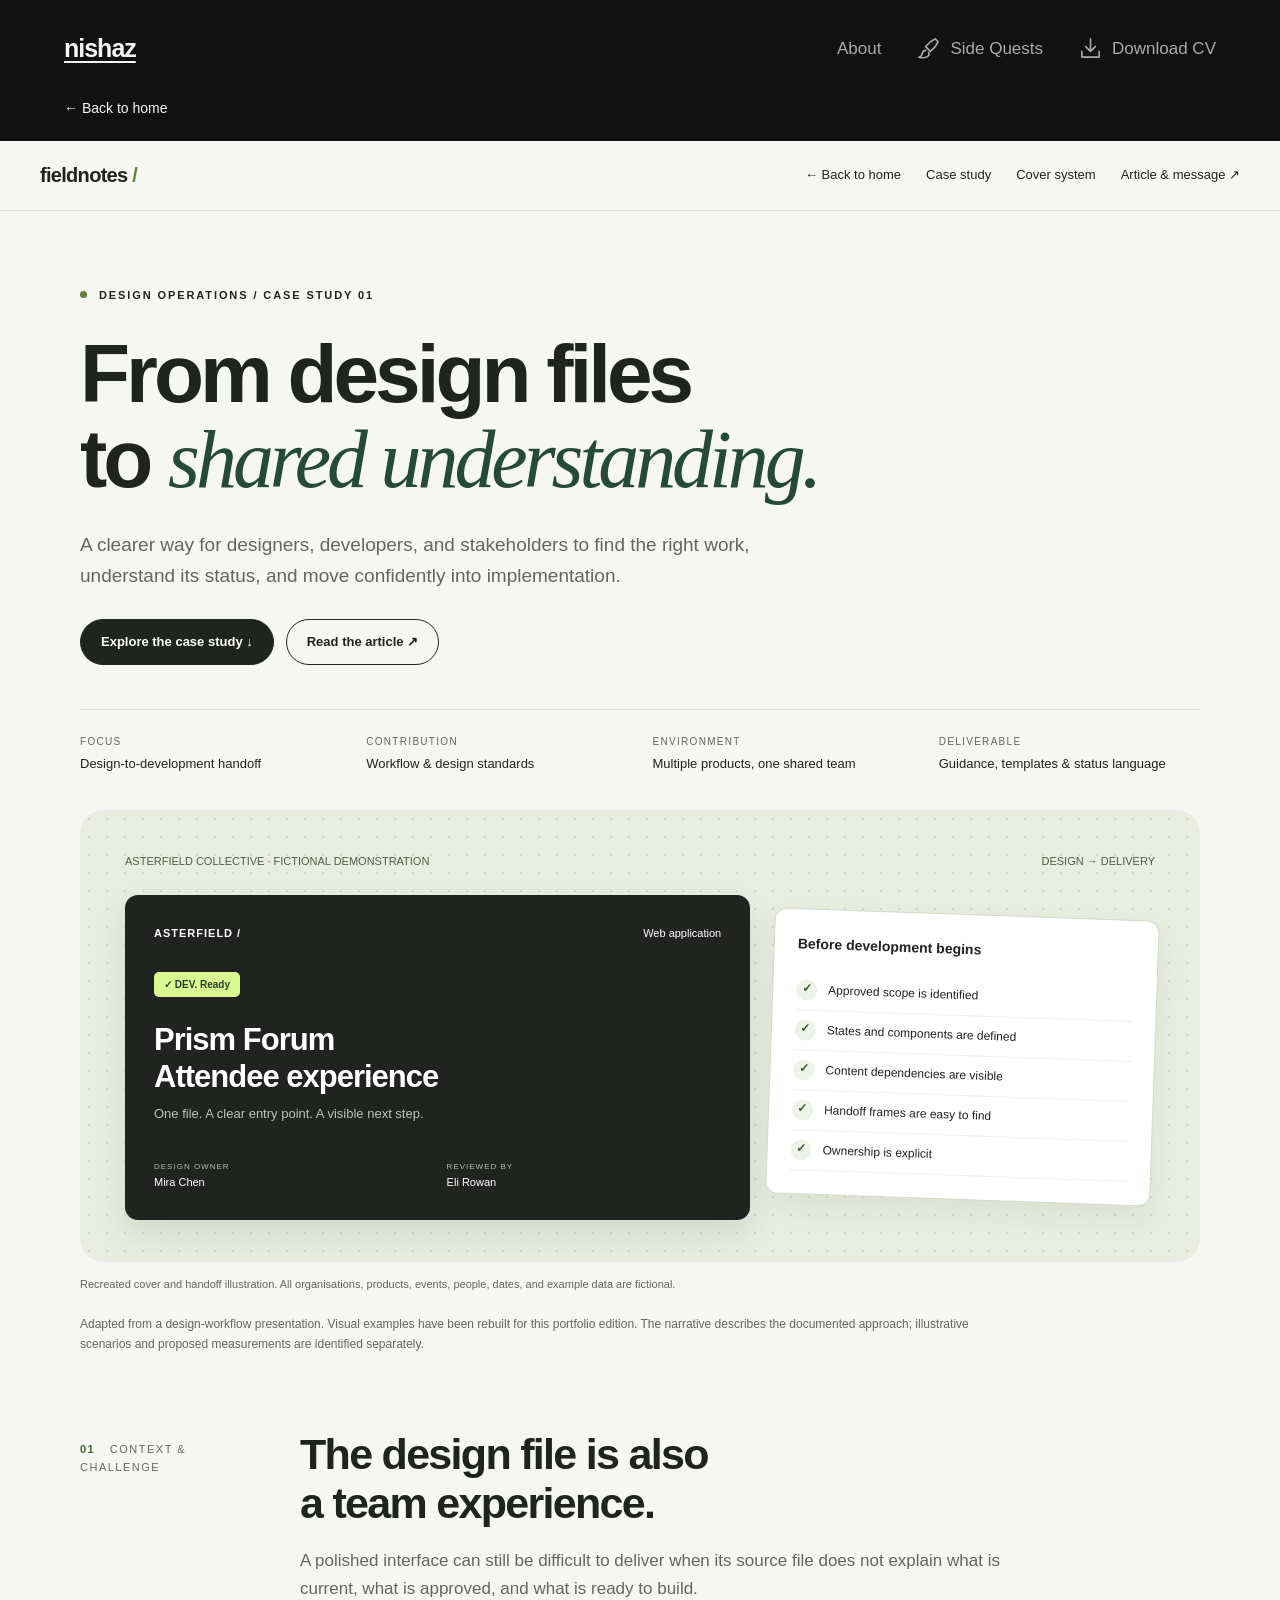
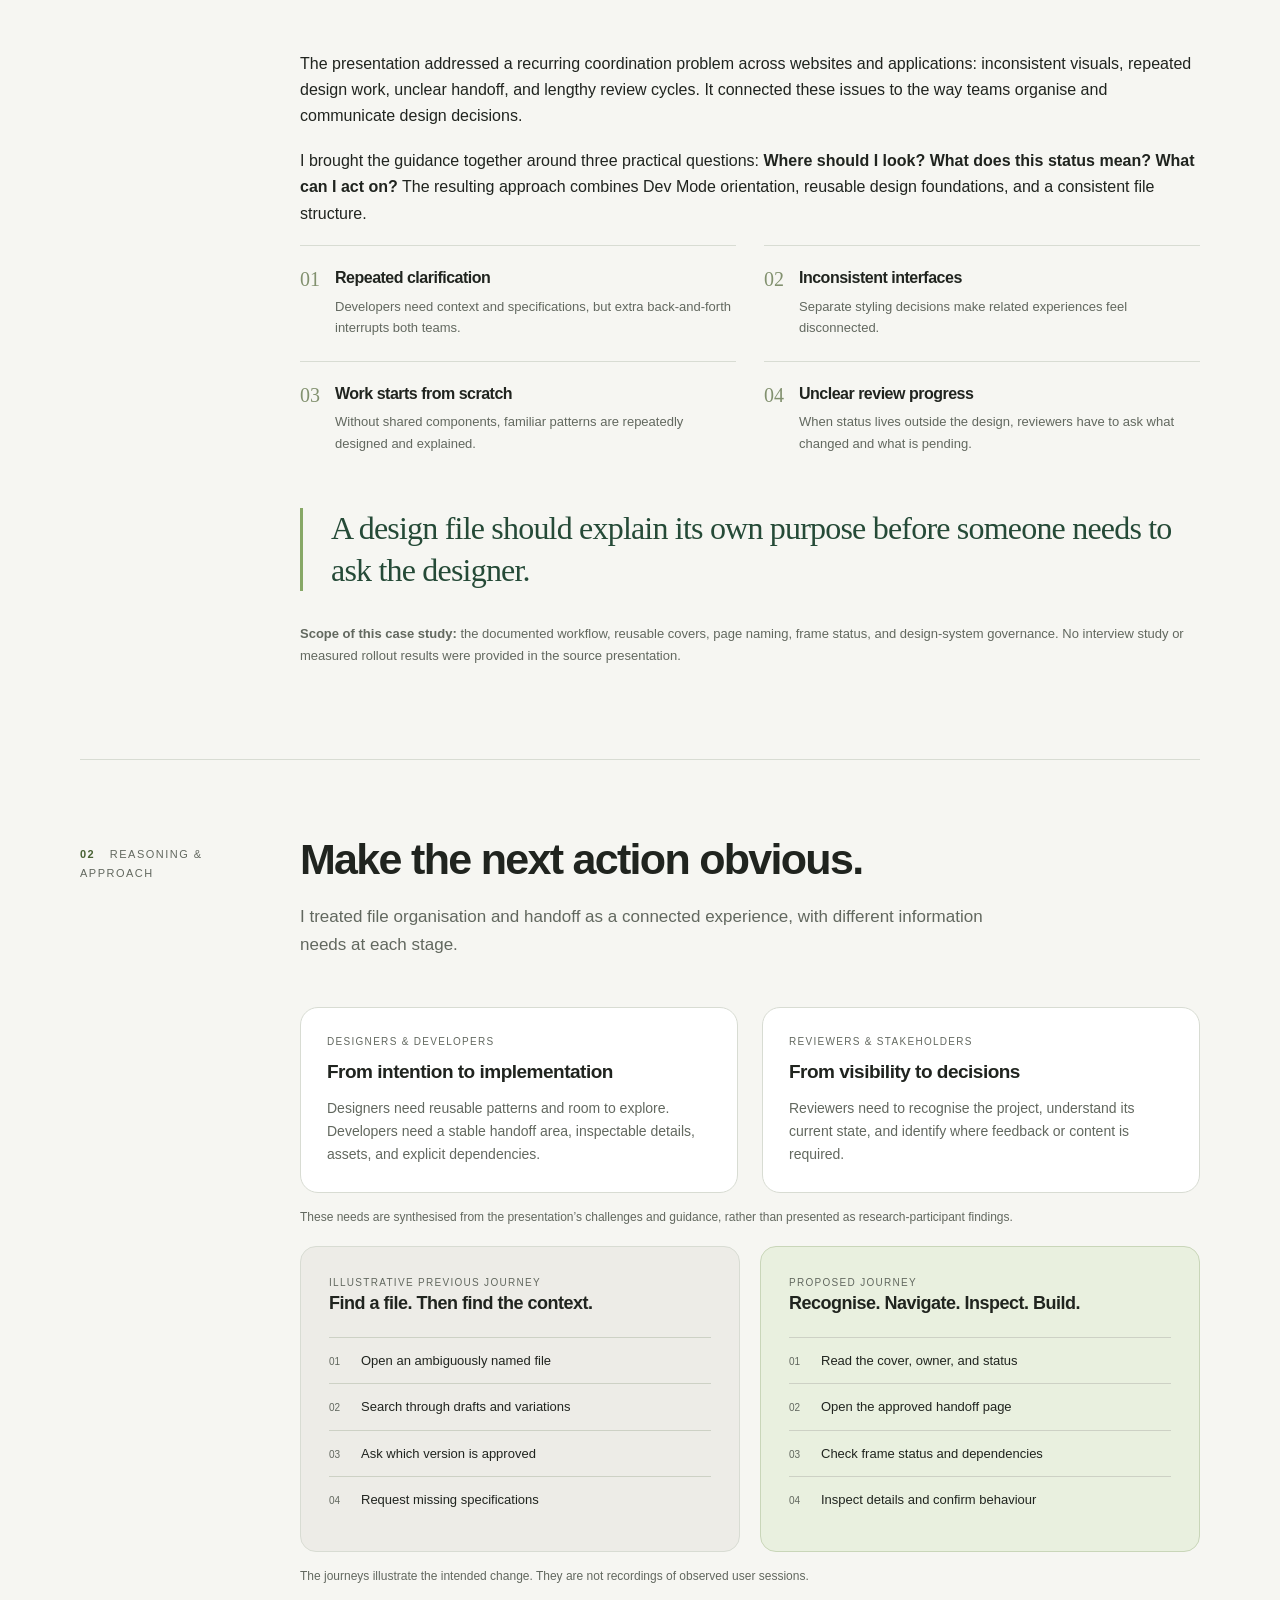
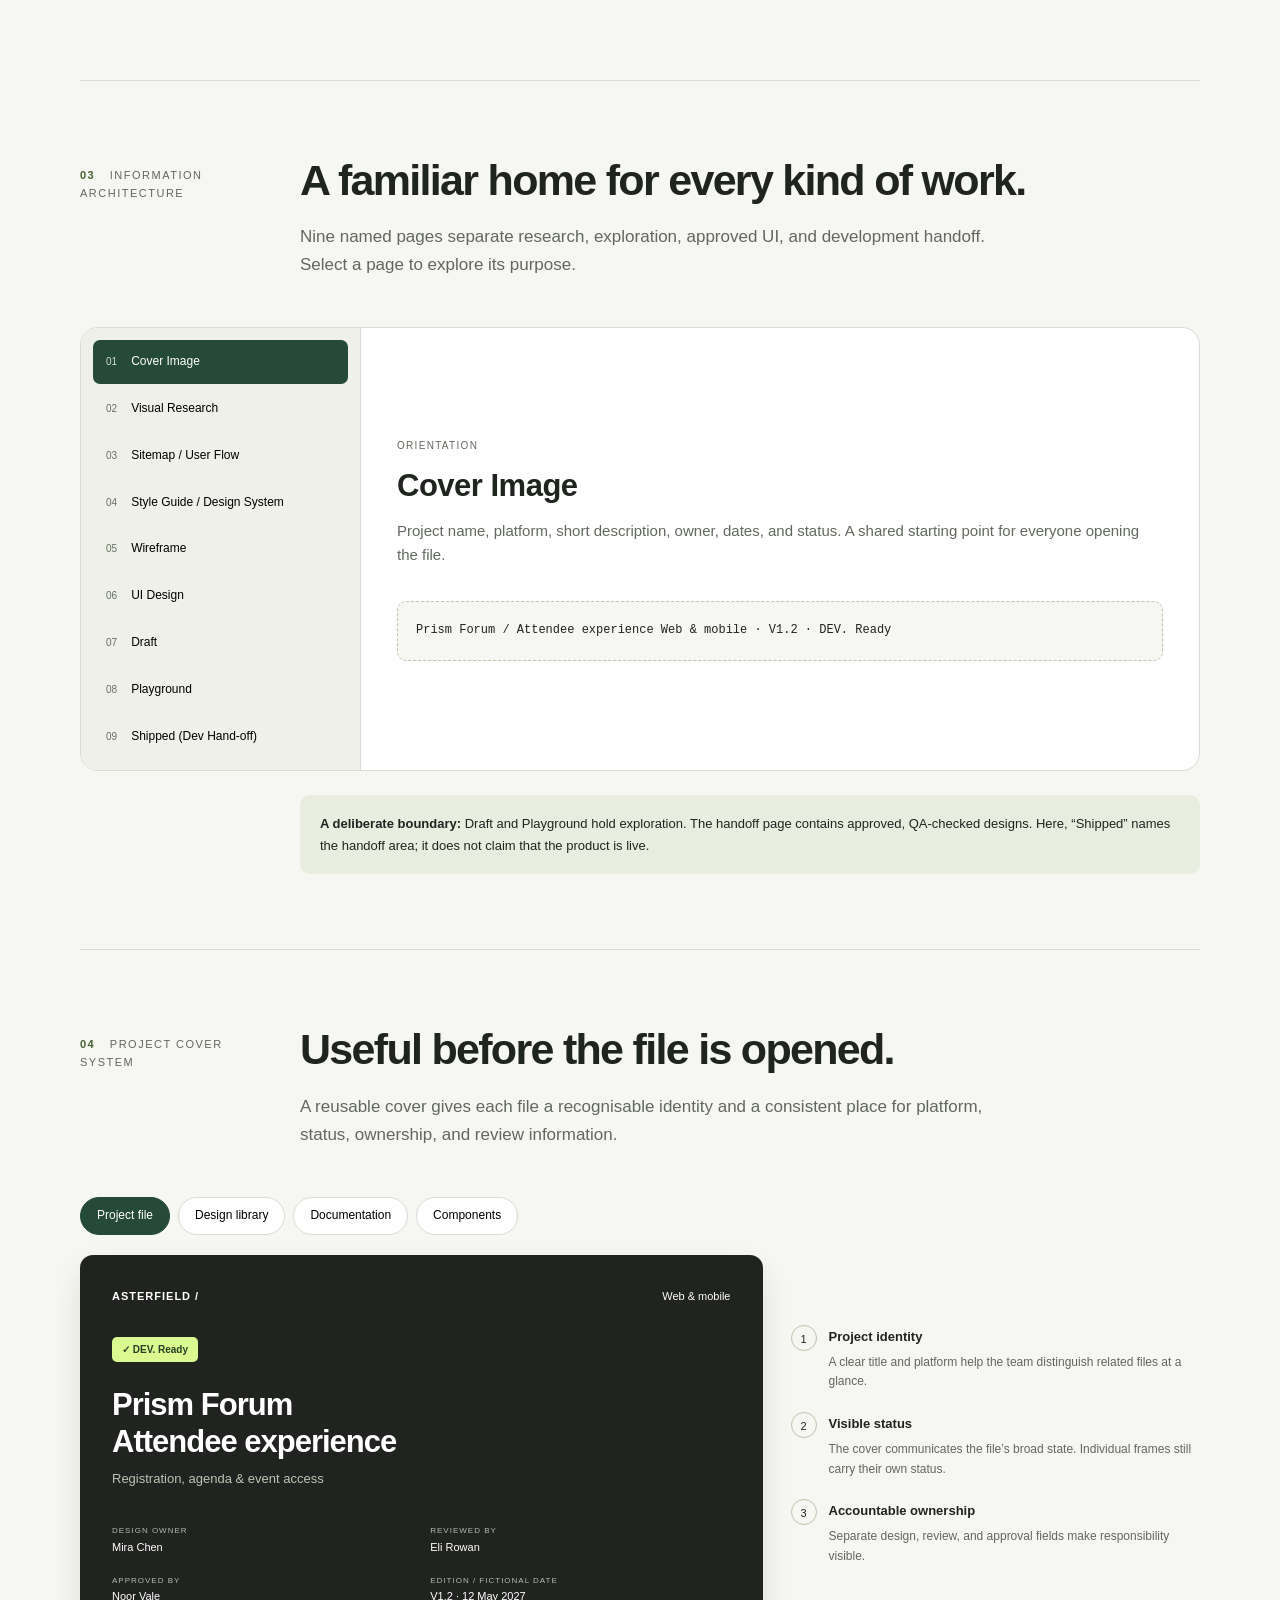
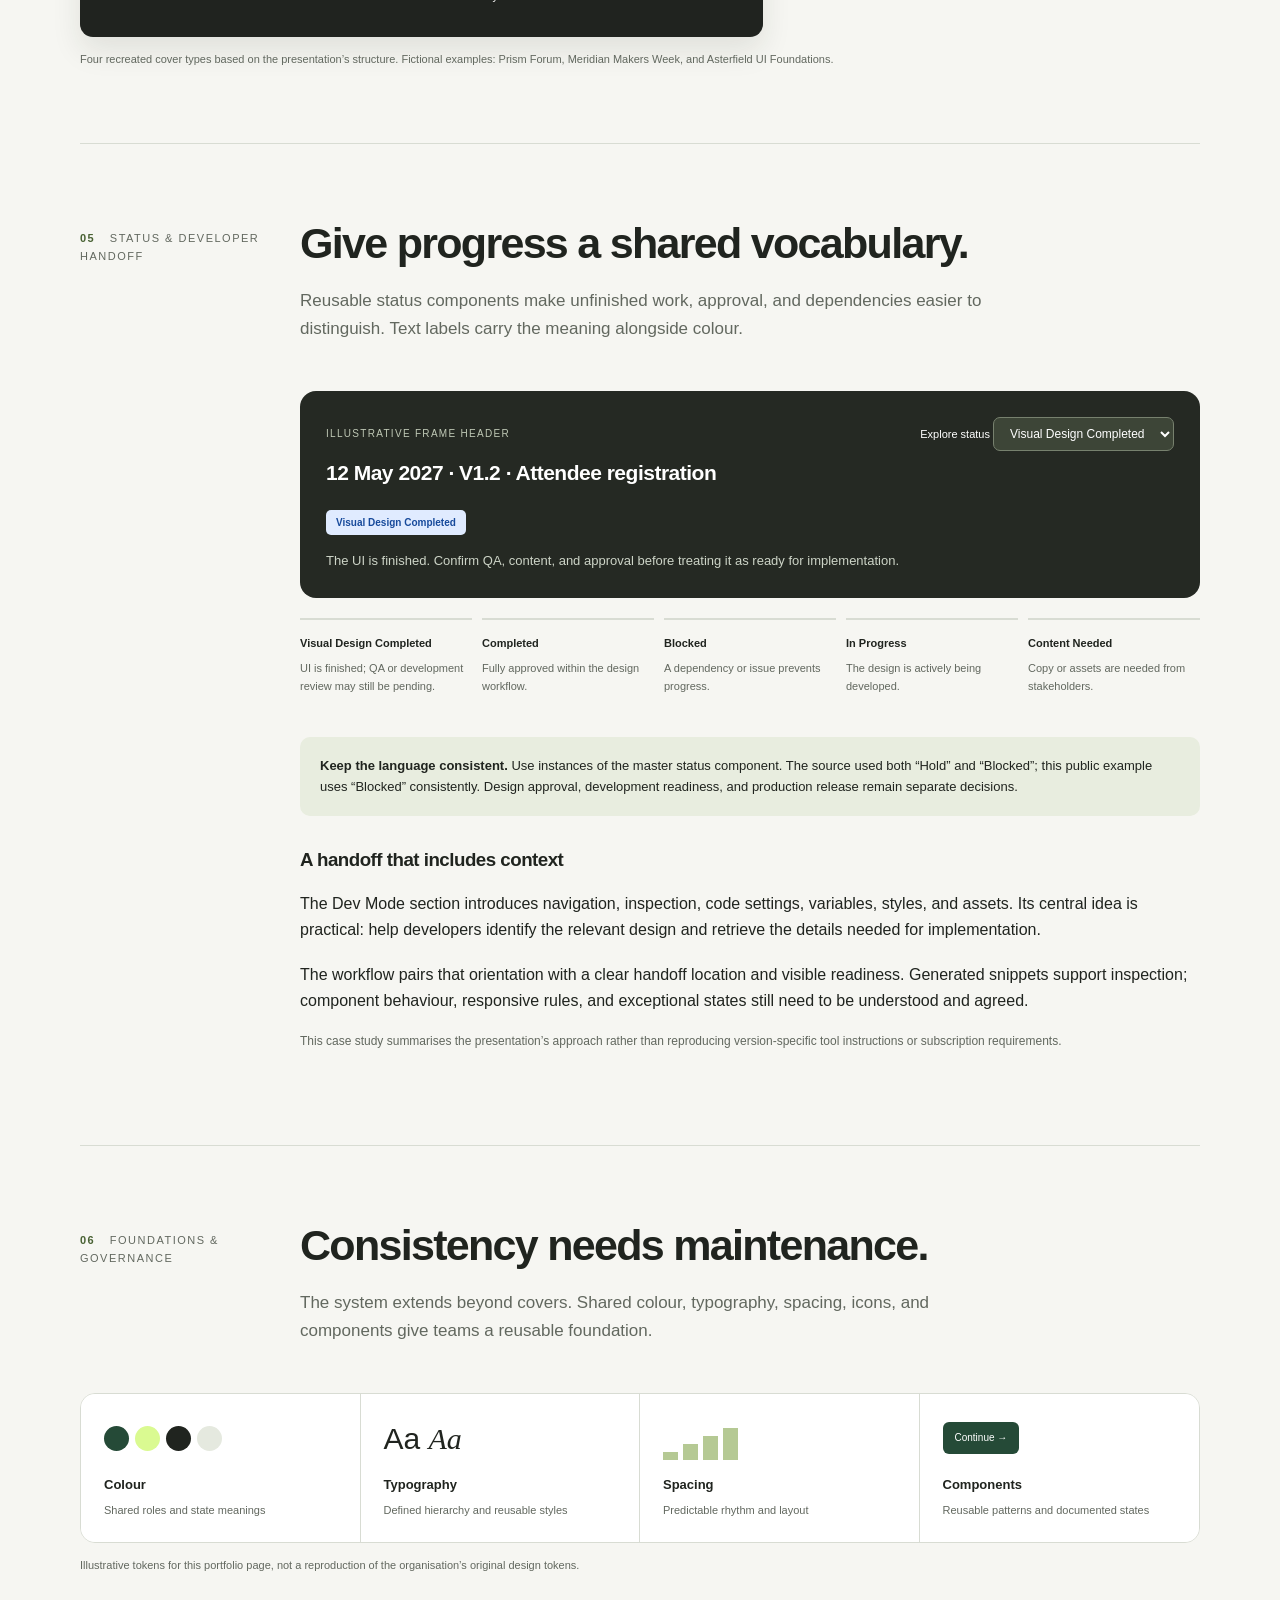
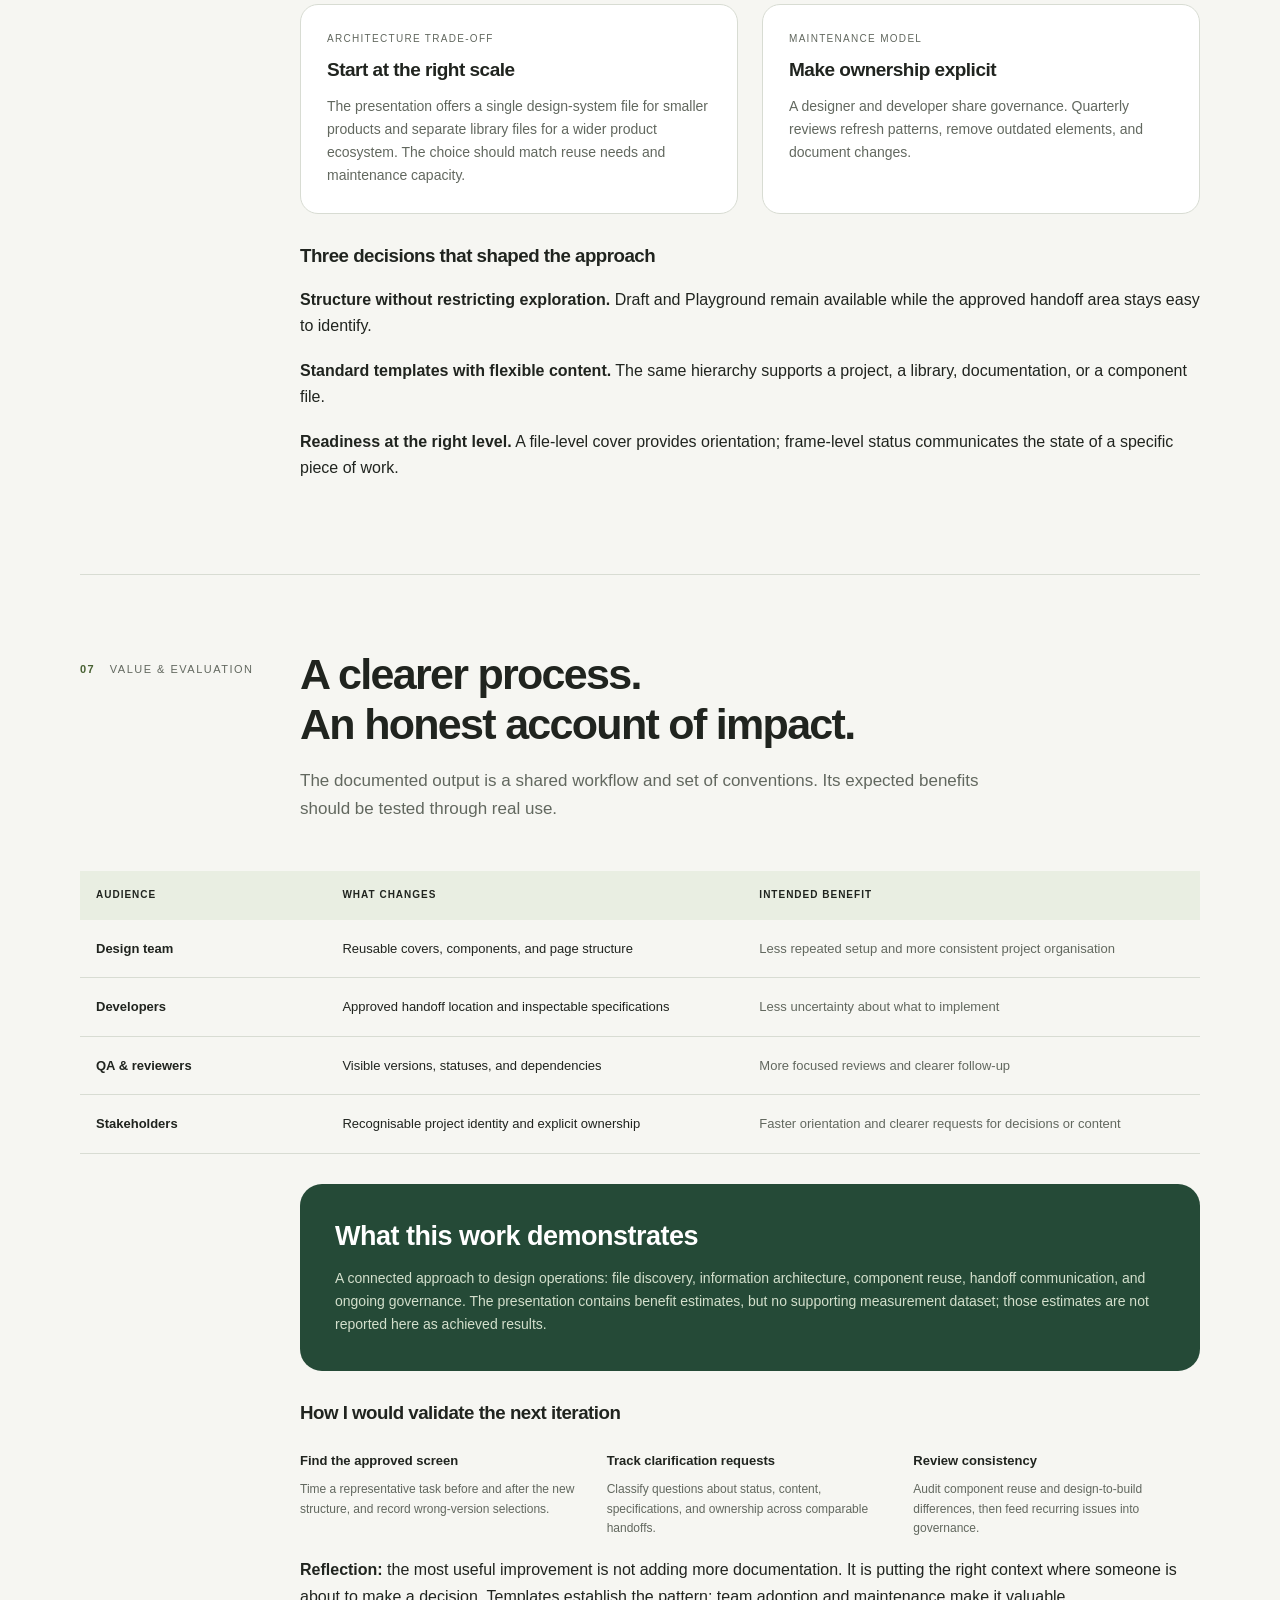
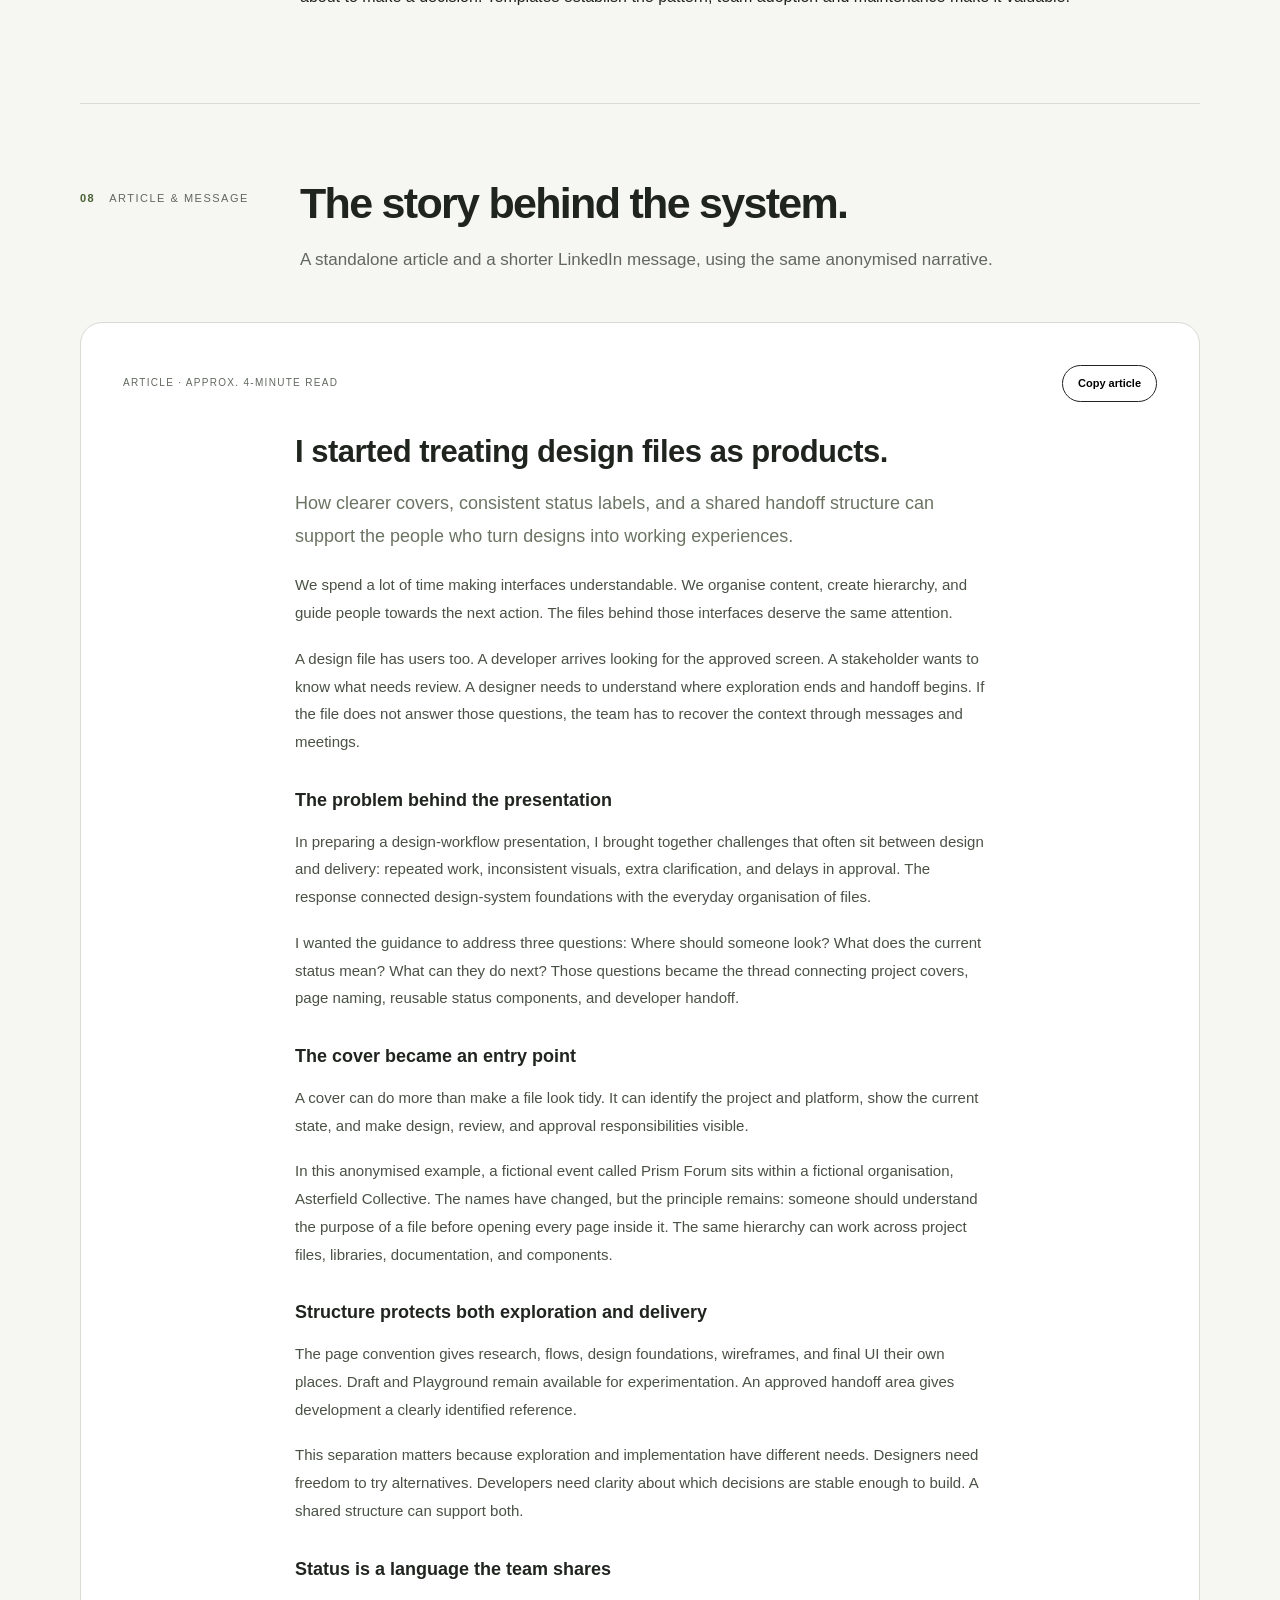
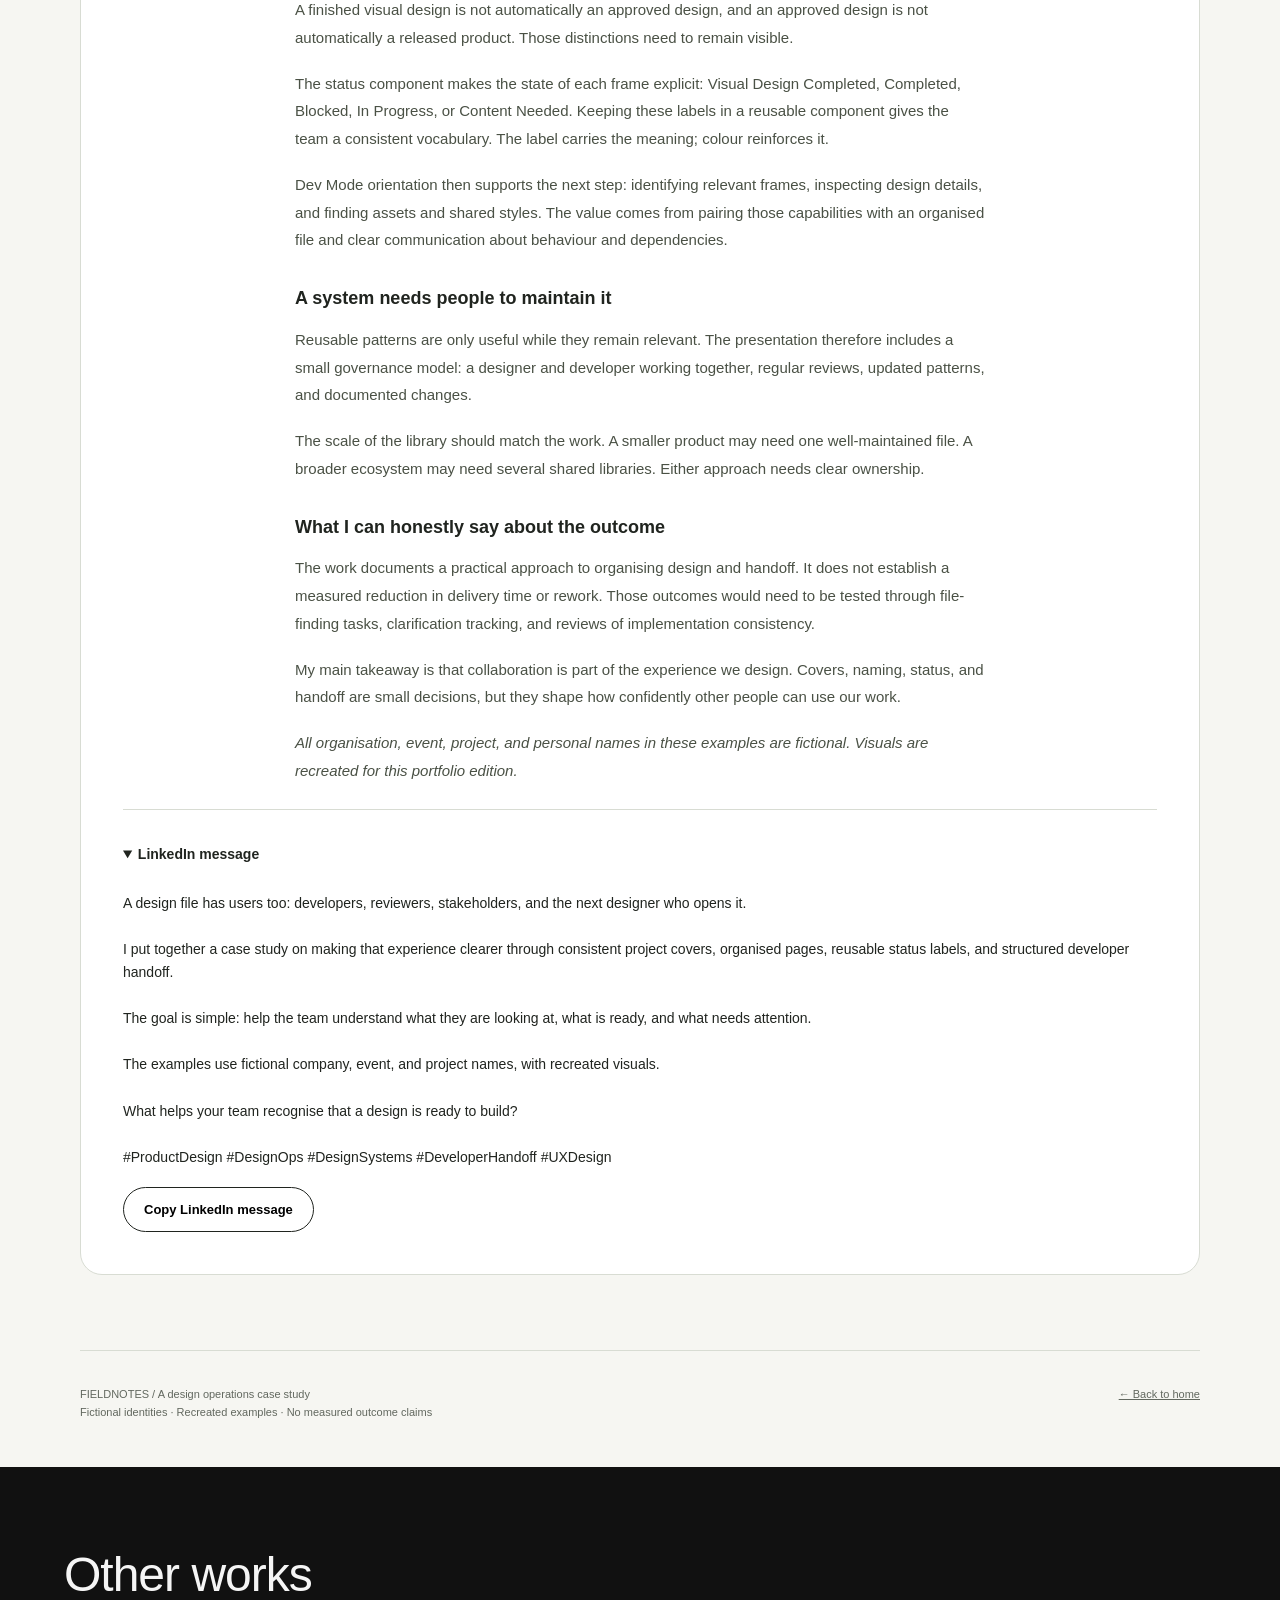
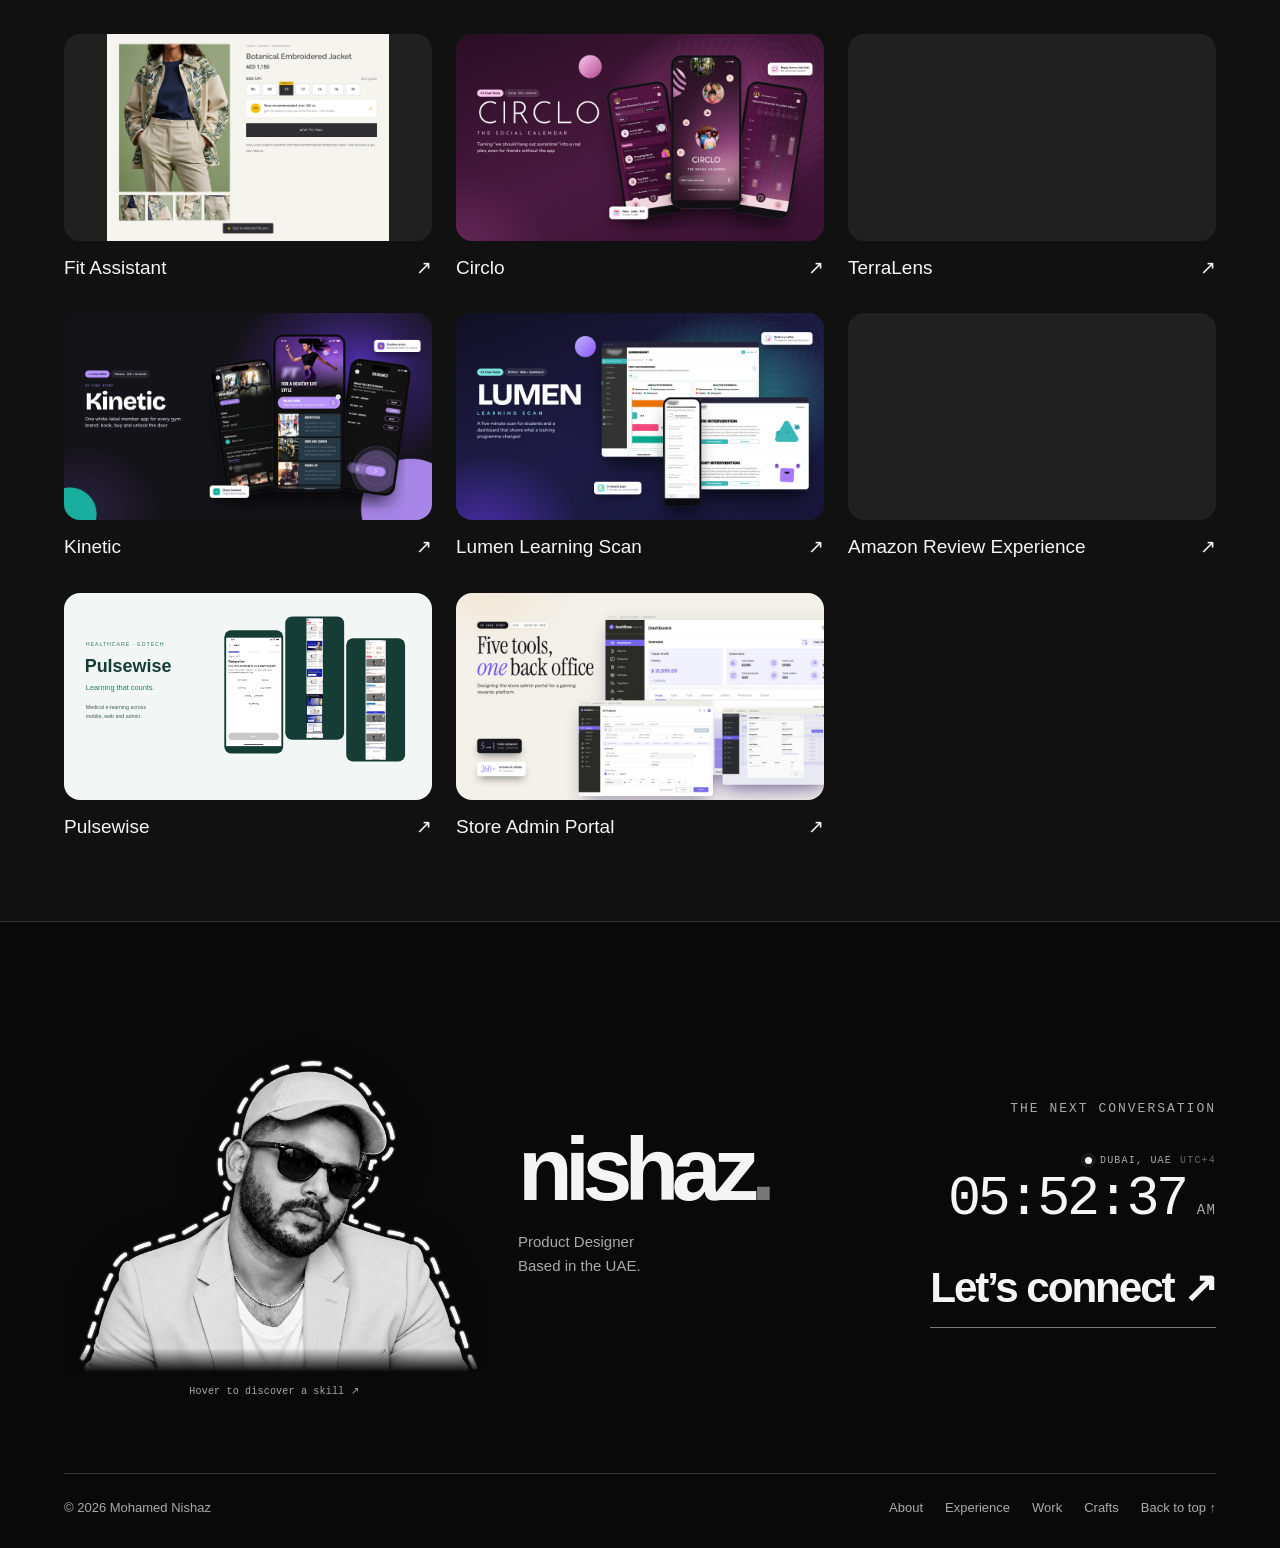
<file: case-studies/design-handoff.html>
<!doctype html>
<html lang="en"><head><meta charset="UTF-8"><meta name="viewport" content="width=device-width,initial-scale=1"><meta name="description" content="An anonymised design operations case study about clear project covers, shared status language, and developer handoff."><title>From design files to shared understanding — A design operations case study</title>
<style>
:root{--paper:#f6f6f2;--ink:#20241f;--muted:#62685f;--line:#d8dcd3;--green:#254a37;--lime:#dafa91;--white:#fff;--radius:18px}*{box-sizing:border-box}html{scroll-behavior:smooth;scroll-padding-top:95px}body{margin:0;background:var(--paper);color:var(--ink);font-family:Arial,Helvetica,sans-serif;line-height:1.65}button,a,input,select{font:inherit}button,a{-webkit-tap-highlight-color:transparent}button{cursor:pointer}a{color:inherit}button:focus-visible,a:focus-visible,summary:focus-visible,select:focus-visible{outline:3px solid #8960d0;outline-offset:5px}::selection{background:var(--lime)}.skip{position:fixed;top:-100px;z-index:10;background:white;padding:12px}.skip:focus{top:5px}.progress{position:fixed;top:0;left:0;height:3px;background:#71a141;width:0;z-index:20}.nav{position:sticky;top:0;z-index:9;background:rgba(246,246,242,.97);border-bottom:1px solid var(--line)}.nav-inner{max-width:1280px;margin:auto;padding:18px 40px;display:flex;align-items:center;justify-content:space-between;gap:25px}.wordmark{font-weight:800;letter-spacing:-.7px;text-decoration:none;font-size:20px}.wordmark span{color:#608435}.navlinks{display:flex;gap:25px;font-size:13px}.navlinks a{text-decoration:none}.navlinks a:hover{text-decoration:underline}.wrap{max-width:1200px;margin:auto;padding:0 40px}.hero{padding-top:76px}.eyebrow{font:700 11px/1.5 Arial;letter-spacing:1.9px;text-transform:uppercase;display:flex;gap:12px;align-items:center}.dot{width:7px;height:7px;border-radius:50%;background:#5e8234;display:inline-block}h1{font-size:clamp(45px,6.4vw,83px);line-height:1.04;letter-spacing:-4px;max-width:920px;margin:28px 0}h1 em{font-family:Georgia,serif;font-weight:400;color:var(--green)}.intro{max-width:670px;color:var(--muted);font-size:19px;line-height:1.6}.actions{display:flex;gap:12px;flex-wrap:wrap;margin-top:28px}.btn{border:1px solid var(--ink);padding:11px 20px;border-radius:100px;text-decoration:none;background:transparent;font-size:13px;font-weight:700;display:inline-block}.btn.primary{background:var(--ink);color:white}.btn:hover{background:var(--lime);color:var(--ink)}.meta{display:grid;grid-template-columns:repeat(4,1fr);gap:25px;border-top:1px solid var(--line);padding:24px 0;margin-top:44px}.meta small,.label{font-size:10px;letter-spacing:1.3px;text-transform:uppercase;color:var(--muted);display:block}.meta strong{font-size:13px;font-weight:500}.hero-visual{position:relative;background:#e8eddf;border-radius:24px;padding:42px 45px;margin-top:10px;overflow:hidden}.hero-visual:before{content:'';position:absolute;inset:0;background:radial-gradient(#aebaa1 .8px,transparent .8px);background-size:18px 18px;opacity:.4}.hero-visual>*{position:relative}.visual-top{display:flex;justify-content:space-between;align-items:center;font-size:11px;margin-bottom:24px;color:#4c6046}.hero-grid{display:grid;grid-template-columns:1.3fr .8fr;gap:20px;align-items:center}.cover{background:#20231f;color:white;border-radius:13px;padding:29px;min-height:310px;display:flex;flex-direction:column;background-image:radial-gradient(#495044 .55px,transparent .55px);background-size:12px 12px;box-shadow:0 14px 30px #1a291719}.cover-top{display:flex;justify-content:space-between;align-items:center;font-size:11px;gap:12px}.brand{letter-spacing:1px;font-weight:700}.pill{display:inline-flex;align-items:center;gap:7px;padding:5px 10px;border-radius:5px;font-size:10px;font-weight:bold;line-height:1.5;width:fit-content}.pill.ready{background:#dafa91;color:#263e25}.cover h3{font-size:31px;line-height:1.2;letter-spacing:-1px;margin:24px 0 8px;max-width:400px}.cover p{margin:0;color:#bbc5b5;font-size:13px}.cover-bottom{display:grid;grid-template-columns:1fr 1fr;gap:18px;margin-top:auto;padding-top:35px;font-size:11px}.cover-bottom small{font-size:8px;text-transform:uppercase;letter-spacing:1px;color:#b4bcaf;display:block}.handoff-note{background:white;padding:23px;border:1px solid #d3dcc9;border-radius:12px;box-shadow:0 12px 26px #2f412511;transform:rotate(2deg)}.handoff-note h4{font-size:14px;margin:0 0 15px}.check-row{font-size:12px;display:flex;align-items:center;gap:11px;padding:9px 0;border-bottom:1px solid #eee}.check{color:#335a2a;font-weight:bold;background:#edf4e7;border-radius:50%;width:21px;height:21px;text-align:center}.caption{font-size:11px;color:var(--muted);margin:13px 0 0}.privacy{font-size:12px;color:var(--muted);max-width:900px;margin:22px 0 0}.section{padding:75px 0;border-bottom:1px solid var(--line)}.section-head{display:grid;grid-template-columns:190px 1fr;gap:30px;margin-bottom:30px}.kicker{font-size:11px;text-transform:uppercase;letter-spacing:1.5px;color:var(--muted);padding-top:10px}.kicker b{color:#496234;margin-right:10px}h2{font-size:clamp(30px,3.4vw,43px);letter-spacing:-1.7px;line-height:1.15;margin:0 0 18px}h3{line-height:1.3;letter-spacing:-.5px}p{margin:0 0 18px}.lead{font-size:17px;color:var(--muted);max-width:710px}.body-offset{margin-left:220px}.two-col{display:grid;grid-template-columns:1fr 1fr;gap:24px}.panel{background:white;border:1px solid var(--line);border-radius:var(--radius);padding:26px}.panel h3{font-size:19px;margin:10px 0 12px}.panel p{font-size:14px;color:var(--muted);margin:0}.panel ul{font-size:14px;padding-left:18px;color:var(--muted)}.problem-list{display:grid;grid-template-columns:repeat(2,1fr);gap:0 28px}.problem{padding:22px 0;border-top:1px solid var(--line);display:flex;gap:15px}.problem b{font:20px Georgia;color:#82916f}.problem h3{font-size:16px;margin:0 0 7px}.problem p{font-size:13px;color:var(--muted);margin:0}.quote{font:32px/1.3 Georgia,serif;letter-spacing:-.8px;color:var(--green);border-left:3px solid #87a866;padding:0 0 0 28px;margin:32px 0}.role-line{margin-top:20px;color:var(--muted);font-size:13px}.workflow{display:grid;grid-template-columns:1fr 1fr;gap:20px}.workflow-card{padding:28px;border:1px solid var(--line);border-radius:16px;background:#edece7}.workflow-card.after{background:#e9f0df;border-color:#c9d6b9}.workflow-card h3{margin:0 0 22px;font-size:18px}.step{display:flex;gap:14px;align-items:baseline;padding:12px 0;border-top:1px solid #cdd1c5;font-size:13px}.step span{font-size:10px;color:var(--muted);min-width:18px}.explainer{font-size:12px;color:var(--muted);margin-top:15px}.architecture{display:grid;grid-template-columns:280px 1fr;border:1px solid var(--line);background:white;border-radius:18px;overflow:hidden}.pages{padding:12px;border-right:1px solid var(--line);background:#eef0e9;display:flex;flex-direction:column;gap:3px}.page-btn{border:0;padding:12px 13px;text-align:left;border-radius:7px;background:transparent;font-size:12px;display:flex;gap:14px}.page-btn span{color:#66705e;font-size:10px;padding-top:2px}.page-btn[aria-pressed=true]{background:var(--green);color:white}.page-btn[aria-pressed=true] span{color:#d0ddc9}.page-content{padding:36px;display:flex;flex-direction:column;justify-content:center}.page-content h3{font-size:31px;margin:12px 0}.page-content p{font-size:15px;color:var(--muted)}.page-content .example{background:var(--paper);padding:18px;border:1px dashed #bdc6b1;border-radius:9px;margin-top:15px;font-family:monospace;font-size:12px;line-height:1.8}.cover-controls{display:flex;gap:8px;flex-wrap:wrap;margin-bottom:20px}.filter{border:1px solid var(--line);background:white;border-radius:40px;padding:8px 16px;font-size:12px}.filter[aria-pressed=true]{background:var(--green);color:white;border-color:var(--green)}.cover-showcase{display:grid;grid-template-columns:1.25fr .75fr;gap:28px;align-items:center}.cover.big{min-height:340px;padding:32px}.cover.light{background-color:#fff;background-image:radial-gradient(#d4d8d0 .6px,transparent .6px);color:var(--ink);border:1px solid var(--line)}.cover.light p,.cover.light small{color:#5a6654}.annotations{display:grid;gap:20px}.annotation{display:flex;gap:12px}.annotation span{font-size:11px;line-height:26px;min-width:26px;height:26px;border:1px solid #b9c6ac;border-radius:50%;text-align:center}.annotation h4{font-size:13px;margin:1px 0 5px}.annotation p{font-size:12px;color:var(--muted);margin:0}.status-demo{background:#252923;border-radius:16px;padding:26px;color:white}.status-demo-header{display:flex;justify-content:space-between;gap:12px;align-items:center;flex-wrap:wrap}.status-demo h3{font-size:21px;margin:8px 0 22px}.status-demo .label{color:#bfc8b5}.status-demo select{background:#3d4537;color:white;border:1px solid #77816e;padding:8px 12px;border-radius:7px;max-width:100%;font-size:12px}.status-copy{color:#cdd4c7;font-size:13px;margin:15px 0 0}.status-grid{display:grid;grid-template-columns:repeat(5,1fr);gap:10px;margin-top:20px}.status-item{border-top:2px solid var(--line);padding-top:14px}.status-item strong{font-size:11px;display:block;margin-bottom:7px}.status-item p{font-size:11px;color:var(--muted)}.blue{background:#e0ebff;color:#174a9b}.green{background:#def2df;color:#215f2a}.red{background:#fce4df;color:#9f3524}.yellow{background:#fff0ba;color:#6d5202}.orange{background:#ffead6;color:#91530a}.rule{background:#e8eddf;border-radius:10px;padding:18px 20px;font-size:13px;margin-top:24px}.system-strip{display:grid;grid-template-columns:repeat(4,1fr);border:1px solid var(--line);border-radius:15px;overflow:hidden}.token{padding:23px;background:white;border-right:1px solid var(--line)}.token:last-child{border:0}.token h4{font-size:13px;margin:14px 0 6px}.token p{font-size:11px;color:var(--muted);margin:0}.swatches{display:flex;gap:6px;height:43px;align-items:center}.swatches span{width:25px;height:25px;border-radius:50%}.type-sample{font-size:30px;line-height:43px}.spacing{display:flex;gap:5px;height:43px;align-items:end}.spacing i{display:block;background:#b5c994;width:15px}.mini-btn{background:var(--green);color:white;border-radius:6px;font-size:10px;padding:8px 12px;display:inline-block;margin-top:5px}.table-scroll{overflow-x:auto}table{width:100%;border-collapse:collapse;font-size:13px}th{text-align:left;font-size:10px;text-transform:uppercase;letter-spacing:1px;background:#e9eee2;padding:16px}td{padding:18px 16px;border-bottom:1px solid var(--line);vertical-align:top}td:first-child{font-weight:700;width:22%}td:last-child{color:var(--muted)}.measure{display:grid;grid-template-columns:repeat(3,1fr);gap:20px;margin-top:25px}.measure h4{font-size:13px;margin:0 0 8px}.measure p{font-size:12px;color:var(--muted)}.outcome{background:var(--green);color:white;border-radius:22px;padding:35px;margin-top:30px}.outcome h3{font-size:27px;margin:0 0 13px}.outcome p{color:#d3dfcc;font-size:14px;margin:0}.article{background:#fff;border:1px solid var(--line);border-radius:22px;padding:42px}.article-tools{display:flex;justify-content:space-between;align-items:center;gap:15px;margin-bottom:30px}.article-tools .btn{font-size:11px;padding:8px 15px}.article-copy{max-width:690px;margin:auto}.article-copy h3{font-size:31px;margin:0 0 15px}.article-copy h4{font-size:18px;margin:30px 0 12px}.article-copy p{font-size:15px;color:#4a5145;line-height:1.85}.article-copy .deck{font-size:18px;color:#6b7463}.social{margin-top:24px;border-top:1px solid var(--line);padding-top:25px}.social summary{cursor:pointer;font-weight:700;font-size:14px;padding:8px 0}.social p{white-space:pre-line;font-size:14px;margin-top:18px}.footer{padding:34px 0 45px;display:flex;gap:24px;justify-content:space-between;color:var(--muted);font-size:11px}.toast{position:fixed;bottom:24px;left:50%;transform:translateX(-50%);padding:12px 22px;border-radius:40px;background:#20241f;color:white;font-size:13px;z-index:25;box-shadow:0 8px 30px #0003}.toast:empty{display:none}[hidden]{display:none!important}@media(max-width:900px){.body-offset{margin-left:0}.section-head{grid-template-columns:1fr;gap:10px}.section{padding:55px 0}.status-grid{grid-template-columns:repeat(3,1fr)}.cover-showcase{grid-template-columns:1fr}.annotations{grid-template-columns:repeat(3,1fr)}.hero-grid{grid-template-columns:1fr .8fr}.hero-visual{padding:25px}.cover{padding:23px}.cover h3{font-size:26px}}@media(max-width:650px){.nav-inner{padding:16px 20px}.navlinks{gap:15px;font-size:11px}.navlinks a:nth-child(2){display:none}.wrap{padding:0 21px}.hero{padding-top:45px}h1{letter-spacing:-2.5px}.intro{font-size:16px}.meta{grid-template-columns:1fr 1fr;gap:18px}.hero-grid{grid-template-columns:1fr}.hero-visual{padding:20px}.handoff-note{transform:none}.cover{min-height:275px}.hero-visual .visual-top{font-size:9px}.two-col,.workflow,.problem-list{grid-template-columns:1fr}.architecture{grid-template-columns:1fr}.pages{border-right:0;border-bottom:1px solid var(--line);display:grid;grid-template-columns:1fr 1fr}.page-btn{padding:10px 7px;font-size:10px;gap:7px}.page-content{padding:25px}.page-content h3{font-size:26px}.annotations{grid-template-columns:1fr}.status-grid{grid-template-columns:1fr 1fr}.system-strip{grid-template-columns:1fr 1fr}.token{border-bottom:1px solid var(--line)}.token:nth-child(2){border-right:0}.measure{grid-template-columns:1fr;gap:5px}.article{padding:25px 22px}.article-copy h3{font-size:27px}.quote{font-size:26px}.footer{flex-direction:column;gap:10px}.cover.big{padding:25px;min-height:340px}.cover.big h3{font-size:29px}td,th{padding:13px 10px;font-size:11px}.article-tools{align-items:flex-start}.section-head{margin-bottom:25px}}@media(prefers-reduced-motion:reduce){html{scroll-behavior:auto}}@media print{.nav,.progress,.actions,.cover-controls,.article-tools button,.footer a,.toast,.social .btn{display:none}body{background:white}.wrap{max-width:none;padding:0}.hero{padding-top:0}h1{font-size:46px}.section{padding:30px 0}.body-offset{margin-left:0}.section-head{grid-template-columns:1fr;gap:5px}.panel,.cover,.status-demo,.article,.architecture,.outcome{break-inside:avoid}*{-webkit-print-color-adjust:exact;print-color-adjust:exact}.page-btn{font-size:10px}.hero-visual{margin:15px 0}.article-copy{max-width:none}}
.nav-inner{flex-wrap:wrap;gap:12px}.navlinks{flex-wrap:wrap}@media(max-width:640px){.nav-inner{height:auto;min-height:68px;padding-top:12px;padding-bottom:12px}.navlinks{display:flex!important;gap:12px;font-size:12px}}
</style></head><body>
<div data-portfolio-shell="header"></div><a class="skip" href="#main">Skip to content</a><div class="progress" id="progress"></div><header class="nav"><div class="nav-inner"><a class="wordmark" href="../index.html" aria-label="Portfolio home">fieldnotes<span> /</span></a><nav class="navlinks" aria-label="Primary navigation"><a href="../index.html">← Back to home</a><a href="#context">Case study</a><a href="#covers">Cover system</a><a href="#article">Article & message ↗</a></nav></div></header>
<main id="main" class="wrap"><section class="hero"><div class="eyebrow"><span class="dot"></span> Design operations / Case study 01</div><h1>From design files<br>to <em>shared understanding.</em></h1><p class="intro">A clearer way for designers, developers, and stakeholders to find the right work, understand its status, and move confidently into implementation.</p><div class="actions"><a class="btn primary" href="#context">Explore the case study ↓</a><a class="btn" href="#article">Read the article ↗</a></div><div class="meta"><div><small>Focus</small><strong>Design-to-development handoff</strong></div><div><small>Contribution</small><strong>Workflow & design standards</strong></div><div><small>Environment</small><strong>Multiple products, one shared team</strong></div><div><small>Deliverable</small><strong>Guidance, templates & status language</strong></div></div>
<div class="hero-visual"><div class="visual-top"><span>ASTERFIELD COLLECTIVE · FICTIONAL DEMONSTRATION</span><span>DESIGN → DELIVERY</span></div><div class="hero-grid"><div class="cover"><div class="cover-top"><span class="brand">ASTERFIELD /</span><span>Web application</span></div><div style="margin-top:28px"><span class="pill ready">✓ DEV. Ready</span></div><h3>Prism Forum<br>Attendee experience</h3><p>One file. A clear entry point. A visible next step.</p><div class="cover-bottom"><div><small>Design owner</small>Mira Chen</div><div><small>Reviewed by</small>Eli Rowan</div></div></div><div class="handoff-note"><h4>Before development begins</h4><div class="check-row"><span class="check">✓</span>Approved scope is identified</div><div class="check-row"><span class="check">✓</span>States and components are defined</div><div class="check-row"><span class="check">✓</span>Content dependencies are visible</div><div class="check-row"><span class="check">✓</span>Handoff frames are easy to find</div><div class="check-row"><span class="check">✓</span>Ownership is explicit</div></div></div></div><p class="caption">Recreated cover and handoff illustration. All organisations, products, events, people, dates, and example data are fictional.</p><p class="privacy">Adapted from a design-workflow presentation. Visual examples have been rebuilt for this portfolio edition. The narrative describes the documented approach; illustrative scenarios and proposed measurements are identified separately.</p></section>
<section class="section" id="context"><div class="section-head"><div class="kicker"><b>01</b> Context & challenge</div><div><h2>The design file is also<br>a team experience.</h2><p class="lead">A polished interface can still be difficult to deliver when its source file does not explain what is current, what is approved, and what is ready to build.</p></div></div><div class="body-offset"><p>The presentation addressed a recurring coordination problem across websites and applications: inconsistent visuals, repeated design work, unclear handoff, and lengthy review cycles. It connected these issues to the way teams organise and communicate design decisions.</p><p>I brought the guidance together around three practical questions: <strong>Where should I look? What does this status mean? What can I act on?</strong> The resulting approach combines Dev Mode orientation, reusable design foundations, and a consistent file structure.</p><div class="problem-list"><div class="problem"><b>01</b><div><h3>Repeated clarification</h3><p>Developers need context and specifications, but extra back-and-forth interrupts both teams.</p></div></div><div class="problem"><b>02</b><div><h3>Inconsistent interfaces</h3><p>Separate styling decisions make related experiences feel disconnected.</p></div></div><div class="problem"><b>03</b><div><h3>Work starts from scratch</h3><p>Without shared components, familiar patterns are repeatedly designed and explained.</p></div></div><div class="problem"><b>04</b><div><h3>Unclear review progress</h3><p>When status lives outside the design, reviewers have to ask what changed and what is pending.</p></div></div></div><blockquote class="quote">A design file should explain its own purpose before someone needs to ask the designer.</blockquote><p class="role-line"><strong>Scope of this case study:</strong> the documented workflow, reusable covers, page naming, frame status, and design-system governance. No interview study or measured rollout results were provided in the source presentation.</p></div></section>
<section class="section" id="approach"><div class="section-head"><div class="kicker"><b>02</b> Reasoning & approach</div><div><h2>Make the next action obvious.</h2><p class="lead">I treated file organisation and handoff as a connected experience, with different information needs at each stage.</p></div></div><div class="body-offset"><div class="two-col"><div class="panel"><span class="label">Designers & developers</span><h3>From intention to implementation</h3><p>Designers need reusable patterns and room to explore. Developers need a stable handoff area, inspectable details, assets, and explicit dependencies.</p></div><div class="panel"><span class="label">Reviewers & stakeholders</span><h3>From visibility to decisions</h3><p>Reviewers need to recognise the project, understand its current state, and identify where feedback or content is required.</p></div></div><p class="explainer">These needs are synthesised from the presentation’s challenges and guidance, rather than presented as research-participant findings.</p><div class="workflow"><div class="workflow-card"><span class="label">Illustrative previous journey</span><h3>Find a file. Then find the context.</h3><div class="step"><span>01</span>Open an ambiguously named file</div><div class="step"><span>02</span>Search through drafts and variations</div><div class="step"><span>03</span>Ask which version is approved</div><div class="step"><span>04</span>Request missing specifications</div></div><div class="workflow-card after"><span class="label">Proposed journey</span><h3>Recognise. Navigate. Inspect. Build.</h3><div class="step"><span>01</span>Read the cover, owner, and status</div><div class="step"><span>02</span>Open the approved handoff page</div><div class="step"><span>03</span>Check frame status and dependencies</div><div class="step"><span>04</span>Inspect details and confirm behaviour</div></div></div><p class="explainer">The journeys illustrate the intended change. They are not recordings of observed user sessions.</p></div></section>
<section class="section" id="structure"><div class="section-head"><div class="kicker"><b>03</b> Information architecture</div><div><h2>A familiar home for every kind of work.</h2><p class="lead">Nine named pages separate research, exploration, approved UI, and development handoff. Select a page to explore its purpose.</p></div></div><div class="architecture"><div class="pages" role="group" aria-label="Explore file pages" id="pageButtons"></div><div class="page-content" aria-live="polite"><span class="label" id="pageTag"></span><h3 id="pageTitle"></h3><p id="pageDescription"></p><div class="example" id="pageExample"></div></div></div><div class="body-offset"><div class="rule"><strong>A deliberate boundary:</strong> Draft and Playground hold exploration. The handoff page contains approved, QA-checked designs. Here, “Shipped” names the handoff area; it does not claim that the product is live.</div></div></section>
<section class="section" id="covers"><div class="section-head"><div class="kicker"><b>04</b> Project cover system</div><div><h2>Useful before the file is opened.</h2><p class="lead">A reusable cover gives each file a recognisable identity and a consistent place for platform, status, ownership, and review information.</p></div></div><div class="cover-controls" role="group" aria-label="Cover examples"><button class="filter" data-cover="0" aria-pressed="true">Project file</button><button class="filter" data-cover="1" aria-pressed="false">Design library</button><button class="filter" data-cover="2" aria-pressed="false">Documentation</button><button class="filter" data-cover="3" aria-pressed="false">Components</button></div><div class="cover-showcase"><div class="cover big" id="coverPreview" aria-live="polite"><div class="cover-top"><span class="brand">ASTERFIELD /</span><span id="coverType">Web & mobile</span></div><div style="margin-top:30px"><span class="pill ready" id="coverStatus">✓ DEV. Ready</span></div><h3 id="coverTitle">Prism Forum<br>Attendee experience</h3><p id="coverDescription">Registration, agenda & event access</p><div class="cover-bottom"><div><small>Design owner</small>Mira Chen</div><div><small>Reviewed by</small>Eli Rowan</div><div><small>Approved by</small>Noor Vale</div><div><small>Edition / fictional date</small>V1.2 · 12 May 2027</div></div></div><div class="annotations"><div class="annotation"><span>1</span><div><h4>Project identity</h4><p>A clear title and platform help the team distinguish related files at a glance.</p></div></div><div class="annotation"><span>2</span><div><h4>Visible status</h4><p>The cover communicates the file’s broad state. Individual frames still carry their own status.</p></div></div><div class="annotation"><span>3</span><div><h4>Accountable ownership</h4><p>Separate design, review, and approval fields make responsibility visible.</p></div></div></div></div><p class="caption">Four recreated cover types based on the presentation’s structure. Fictional examples: Prism Forum, Meridian Makers Week, and Asterfield UI Foundations.</p></section>
<section class="section" id="handoff"><div class="section-head"><div class="kicker"><b>05</b> Status & developer handoff</div><div><h2>Give progress a shared vocabulary.</h2><p class="lead">Reusable status components make unfinished work, approval, and dependencies easier to distinguish. Text labels carry the meaning alongside colour.</p></div></div><div class="body-offset"><div class="status-demo"><div class="status-demo-header"><span class="label">Illustrative frame header</span><label style="font-size:11px">Explore status <select id="statusSelect"><option value="0">Visual Design Completed</option><option value="1">Completed</option><option value="2">Blocked</option><option value="3">In Progress</option><option value="4">Content Needed</option></select></label></div><h3>12 May 2027 · V1.2 · Attendee registration</h3><div aria-live="polite"><span class="pill blue" id="statusBadge">Visual Design Completed</span><p class="status-copy" id="statusCopy"></p></div></div><div class="status-grid"><div class="status-item"><strong>Visual Design Completed</strong><p>UI is finished; QA or development review may still be pending.</p></div><div class="status-item"><strong>Completed</strong><p>Fully approved within the design workflow.</p></div><div class="status-item"><strong>Blocked</strong><p>A dependency or issue prevents progress.</p></div><div class="status-item"><strong>In Progress</strong><p>The design is actively being developed.</p></div><div class="status-item"><strong>Content Needed</strong><p>Copy or assets are needed from stakeholders.</p></div></div><div class="rule"><strong>Keep the language consistent.</strong> Use instances of the master status component. The source used both “Hold” and “Blocked”; this public example uses “Blocked” consistently. Design approval, development readiness, and production release remain separate decisions.</div><h3 style="margin-top:32px">A handoff that includes context</h3><p>The Dev Mode section introduces navigation, inspection, code settings, variables, styles, and assets. Its central idea is practical: help developers identify the relevant design and retrieve the details needed for implementation.</p><p>The workflow pairs that orientation with a clear handoff location and visible readiness. Generated snippets support inspection; component behaviour, responsive rules, and exceptional states still need to be understood and agreed.</p><p class="explainer">This case study summarises the presentation’s approach rather than reproducing version-specific tool instructions or subscription requirements.</p></div></section>
<section class="section" id="system"><div class="section-head"><div class="kicker"><b>06</b> Foundations & governance</div><div><h2>Consistency needs maintenance.</h2><p class="lead">The system extends beyond covers. Shared colour, typography, spacing, icons, and components give teams a reusable foundation.</p></div></div><div class="system-strip"><div class="token"><div class="swatches"><span style="background:#254a37"></span><span style="background:#dafa91"></span><span style="background:#20241f"></span><span style="background:#e5e9df"></span></div><h4>Colour</h4><p>Shared roles and state meanings</p></div><div class="token"><div class="type-sample">Aa <span style="font:italic 30px Georgia">Aa</span></div><h4>Typography</h4><p>Defined hierarchy and reusable styles</p></div><div class="token"><div class="spacing"><i style="height:8px"></i><i style="height:16px"></i><i style="height:24px"></i><i style="height:32px"></i></div><h4>Spacing</h4><p>Predictable rhythm and layout</p></div><div class="token"><div style="height:43px"><span class="mini-btn">Continue →</span></div><h4>Components</h4><p>Reusable patterns and documented states</p></div></div><p class="caption">Illustrative tokens for this portfolio page, not a reproduction of the organisation’s original design tokens.</p><div class="body-offset"><div class="two-col" style="margin-top:30px"><div class="panel"><span class="label">Architecture trade-off</span><h3>Start at the right scale</h3><p>The presentation offers a single design-system file for smaller products and separate library files for a wider product ecosystem. The choice should match reuse needs and maintenance capacity.</p></div><div class="panel"><span class="label">Maintenance model</span><h3>Make ownership explicit</h3><p>A designer and developer share governance. Quarterly reviews refresh patterns, remove outdated elements, and document changes.</p></div></div><h3 style="margin-top:30px">Three decisions that shaped the approach</h3><p><strong>Structure without restricting exploration.</strong> Draft and Playground remain available while the approved handoff area stays easy to identify.</p><p><strong>Standard templates with flexible content.</strong> The same hierarchy supports a project, a library, documentation, or a component file.</p><p><strong>Readiness at the right level.</strong> A file-level cover provides orientation; frame-level status communicates the state of a specific piece of work.</p></div></section>
<section class="section" id="impact"><div class="section-head"><div class="kicker"><b>07</b> Value & evaluation</div><div><h2>A clearer process.<br>An honest account of impact.</h2><p class="lead">The documented output is a shared workflow and set of conventions. Its expected benefits should be tested through real use.</p></div></div><div class="table-scroll"><table><thead><tr><th>Audience</th><th>What changes</th><th>Intended benefit</th></tr></thead><tbody><tr><td>Design team</td><td>Reusable covers, components, and page structure</td><td>Less repeated setup and more consistent project organisation</td></tr><tr><td>Developers</td><td>Approved handoff location and inspectable specifications</td><td>Less uncertainty about what to implement</td></tr><tr><td>QA & reviewers</td><td>Visible versions, statuses, and dependencies</td><td>More focused reviews and clearer follow-up</td></tr><tr><td>Stakeholders</td><td>Recognisable project identity and explicit ownership</td><td>Faster orientation and clearer requests for decisions or content</td></tr></tbody></table></div><div class="body-offset"><div class="outcome"><h3>What this work demonstrates</h3><p>A connected approach to design operations: file discovery, information architecture, component reuse, handoff communication, and ongoing governance. The presentation contains benefit estimates, but no supporting measurement dataset; those estimates are not reported here as achieved results.</p></div><h3 style="margin-top:30px">How I would validate the next iteration</h3><div class="measure"><div><h4>Find the approved screen</h4><p>Time a representative task before and after the new structure, and record wrong-version selections.</p></div><div><h4>Track clarification requests</h4><p>Classify questions about status, content, specifications, and ownership across comparable handoffs.</p></div><div><h4>Review consistency</h4><p>Audit component reuse and design-to-build differences, then feed recurring issues into governance.</p></div></div><p><strong>Reflection:</strong> the most useful improvement is not adding more documentation. It is putting the right context where someone is about to make a decision. Templates establish the pattern; team adoption and maintenance make it valuable.</p></div></section>
<section class="section" id="article"><div class="section-head"><div class="kicker"><b>08</b> Article & message</div><div><h2>The story behind the system.</h2><p class="lead">A standalone article and a shorter LinkedIn message, using the same anonymised narrative.</p></div></div><div class="article"><div class="article-tools"><span class="label">Article · Approx. 4-minute read</span><button class="btn" data-copy="articleText">Copy article</button></div><article class="article-copy" id="articleText"><h3>I started treating design files as products.</h3><p class="deck">How clearer covers, consistent status labels, and a shared handoff structure can support the people who turn designs into working experiences.</p><p>We spend a lot of time making interfaces understandable. We organise content, create hierarchy, and guide people towards the next action. The files behind those interfaces deserve the same attention.</p><p>A design file has users too. A developer arrives looking for the approved screen. A stakeholder wants to know what needs review. A designer needs to understand where exploration ends and handoff begins. If the file does not answer those questions, the team has to recover the context through messages and meetings.</p><h4>The problem behind the presentation</h4><p>In preparing a design-workflow presentation, I brought together challenges that often sit between design and delivery: repeated work, inconsistent visuals, extra clarification, and delays in approval. The response connected design-system foundations with the everyday organisation of files.</p><p>I wanted the guidance to address three questions: Where should someone look? What does the current status mean? What can they do next? Those questions became the thread connecting project covers, page naming, reusable status components, and developer handoff.</p><h4>The cover became an entry point</h4><p>A cover can do more than make a file look tidy. It can identify the project and platform, show the current state, and make design, review, and approval responsibilities visible.</p><p>In this anonymised example, a fictional event called Prism Forum sits within a fictional organisation, Asterfield Collective. The names have changed, but the principle remains: someone should understand the purpose of a file before opening every page inside it. The same hierarchy can work across project files, libraries, documentation, and components.</p><h4>Structure protects both exploration and delivery</h4><p>The page convention gives research, flows, design foundations, wireframes, and final UI their own places. Draft and Playground remain available for experimentation. An approved handoff area gives development a clearly identified reference.</p><p>This separation matters because exploration and implementation have different needs. Designers need freedom to try alternatives. Developers need clarity about which decisions are stable enough to build. A shared structure can support both.</p><h4>Status is a language the team shares</h4><p>A finished visual design is not automatically an approved design, and an approved design is not automatically a released product. Those distinctions need to remain visible.</p><p>The status component makes the state of each frame explicit: Visual Design Completed, Completed, Blocked, In Progress, or Content Needed. Keeping these labels in a reusable component gives the team a consistent vocabulary. The label carries the meaning; colour reinforces it.</p><p>Dev Mode orientation then supports the next step: identifying relevant frames, inspecting design details, and finding assets and shared styles. The value comes from pairing those capabilities with an organised file and clear communication about behaviour and dependencies.</p><h4>A system needs people to maintain it</h4><p>Reusable patterns are only useful while they remain relevant. The presentation therefore includes a small governance model: a designer and developer working together, regular reviews, updated patterns, and documented changes.</p><p>The scale of the library should match the work. A smaller product may need one well-maintained file. A broader ecosystem may need several shared libraries. Either approach needs clear ownership.</p><h4>What I can honestly say about the outcome</h4><p>The work documents a practical approach to organising design and handoff. It does not establish a measured reduction in delivery time or rework. Those outcomes would need to be tested through file-finding tasks, clarification tracking, and reviews of implementation consistency.</p><p>My main takeaway is that collaboration is part of the experience we design. Covers, naming, status, and handoff are small decisions, but they shape how confidently other people can use our work.</p><p><em>All organisation, event, project, and personal names in these examples are fictional. Visuals are recreated for this portfolio edition.</em></p></article><details class="social" open><summary>LinkedIn message</summary><p id="socialText">A design file has users too: developers, reviewers, stakeholders, and the next designer who opens it.

I put together a case study on making that experience clearer through consistent project covers, organised pages, reusable status labels, and structured developer handoff.

The goal is simple: help the team understand what they are looking at, what is ready, and what needs attention.

The examples use fictional company, event, and project names, with recreated visuals.

What helps your team recognise that a design is ready to build?

#ProductDesign #DesignOps #DesignSystems #DeveloperHandoff #UXDesign</p><button class="btn" data-copy="socialText">Copy LinkedIn message</button></details></div></section><footer class="footer"><span>FIELDNOTES / A design operations case study<br>Fictional identities · Recreated examples · No measured outcome claims</span><a href="../index.html">← Back to home</a></footer></main><div class="toast" id="toast" role="status" aria-live="polite"></div>
<script>
const pages=[['Cover Image','Orientation','Project name, platform, short description, owner, dates, and status. A shared starting point for everyone opening the file.','Prism Forum / Attendee experience\nWeb & mobile · V1.2 · DEV. Ready'],['Visual Research','Discovery','Mood boards, visual references, and competitive benchmarks help document the visual direction and its influences.','Reference groups / Visual patterns / Direction notes'],['Sitemap / User Flow','Structure','Information architecture and user journeys show how screens connect and which tasks the design supports.','Entry → Registration → Confirmation → Event access'],['Style Guide / Design System','Shared foundations','Colours, typography, spacing, icons, and components provide a common reference for interface consistency.','Foundations / Components / States / Usage guidance'],['Wireframe','Explore structure','Low-fidelity layouts focus discussion on content hierarchy, usability, and flow before visual detail.','Registration / Default / Validation / Confirmation'],['UI Design','Review-ready screens','High-fidelity designs express the final visual direction and provide a reference for QA review. Approval and readiness still need to be explicit.','Attendee registration / Desktop / Mobile / Error states'],['Draft','Work in progress','Unapproved work and developing solutions live here, clearly separated from the implementation reference.','Alternative navigation / Layout exploration / Pending review'],['Playground','Experiment freely','Quick ideas and experiments remain accessible without becoming dependencies for QA or development.','Interaction studies / Component trials / Early concepts'],['Shipped (Dev Hand-off)','Approved reference','Final approved and QA-checked designs form the development reference. This page name describes the handoff area, not a verified production release.','Approved screens / Frame versions / Assets / Behaviour notes']];
const pageButtons=document.getElementById('pageButtons');pages.forEach((p,i)=>{const b=document.createElement('button');b.className='page-btn';b.setAttribute('aria-pressed',String(i===0));b.innerHTML='<span>'+String(i+1).padStart(2,'0')+'</span>'+p[0];b.addEventListener('click',()=>showPage(i));pageButtons.appendChild(b)});
function showPage(i){document.querySelectorAll('.page-btn').forEach((b,n)=>b.setAttribute('aria-pressed',String(i===n)));document.getElementById('pageTag').textContent=pages[i][1];document.getElementById('pageTitle').textContent=pages[i][0];document.getElementById('pageDescription').textContent=pages[i][2];document.getElementById('pageExample').textContent=pages[i][3]}showPage(0);
const covers=[['Web & mobile','✓ DEV. Ready','Prism Forum\nAttendee experience','Registration, agenda & event access',false],['Shared library','DSGN. In Review','Asterfield\nUI Foundations','Colours, typography, spacing & components',true],['Documentation','DSGN. In Progress','Meridian Makers Week\nHandoff guide','Decisions, behaviour & implementation notes',false],['Component library','DSGN. Exploration','Prism Forum\nSearch & filters','Reusable patterns, variants & interaction states',true]];
document.querySelectorAll('[data-cover]').forEach(b=>b.addEventListener('click',()=>{const i=Number(b.dataset.cover),c=covers[i];document.querySelectorAll('[data-cover]').forEach(x=>x.setAttribute('aria-pressed',String(x===b)));document.getElementById('coverType').textContent=c[0];document.getElementById('coverStatus').textContent=c[1];document.getElementById('coverTitle').textContent=c[2];document.getElementById('coverTitle').style.whiteSpace='pre-line';document.getElementById('coverDescription').textContent=c[3];document.getElementById('coverPreview').classList.toggle('light',c[4])}));
const statuses=[['Visual Design Completed','blue','The UI is finished. Confirm QA, content, and approval before treating it as ready for implementation.'],['Completed','green','The design is fully approved within this workflow. Confirm development readiness separately; this does not indicate a production release.'],['Blocked','red','A dependency prevents progress. Record the issue, the owner, and the next action before resuming work.'],['In Progress','yellow','The design is actively changing. Review it as work in progress rather than a stable implementation reference.'],['Content Needed','orange','Copy or assets are pending. Identify the content owner and confirm what is needed to complete the design.']];
function showStatus(i){document.getElementById('statusBadge').textContent=statuses[i][0];document.getElementById('statusBadge').className='pill '+statuses[i][1];document.getElementById('statusCopy').textContent=statuses[i][2]}document.getElementById('statusSelect').addEventListener('change',e=>showStatus(Number(e.target.value)));showStatus(0);
let toastTimer;function toast(t){document.getElementById('toast').textContent=t;clearTimeout(toastTimer);toastTimer=setTimeout(()=>document.getElementById('toast').textContent='',3500)}
document.querySelectorAll('[data-copy]').forEach(b=>b.addEventListener('click',async()=>{const text=document.getElementById(b.dataset.copy).innerText;try{if(navigator.clipboard&&window.isSecureContext){await navigator.clipboard.writeText(text)}else{const ta=document.createElement('textarea');ta.value=text;ta.style.position='fixed';ta.style.left='-9999px';document.body.appendChild(ta);ta.select();const ok=document.execCommand('copy');ta.remove();if(!ok)throw Error('Copy unavailable')}toast('Copied. Ready to paste.')}catch{const r=document.createRange();r.selectNodeContents(document.getElementById(b.dataset.copy));const s=window.getSelection();s.removeAllRanges();s.addRange(r);toast('Text selected. Press Ctrl+C or ⌘C to copy.')} }));
function progress(){const max=document.documentElement.scrollHeight-innerHeight;document.getElementById('progress').style.width=(max>0?scrollY/max*100:0)+'%'}addEventListener('scroll',progress,{passive:true});addEventListener('resize',progress);progress();
</script><div data-portfolio-shell="footer"></div><script src="../case-study-shell.js?v=ee5b2b797200" defer></script>
<script src="../portfolio-navigation.js" defer></script>
<script src="../media-preview.js" defer></script>
</body></html>
</file>
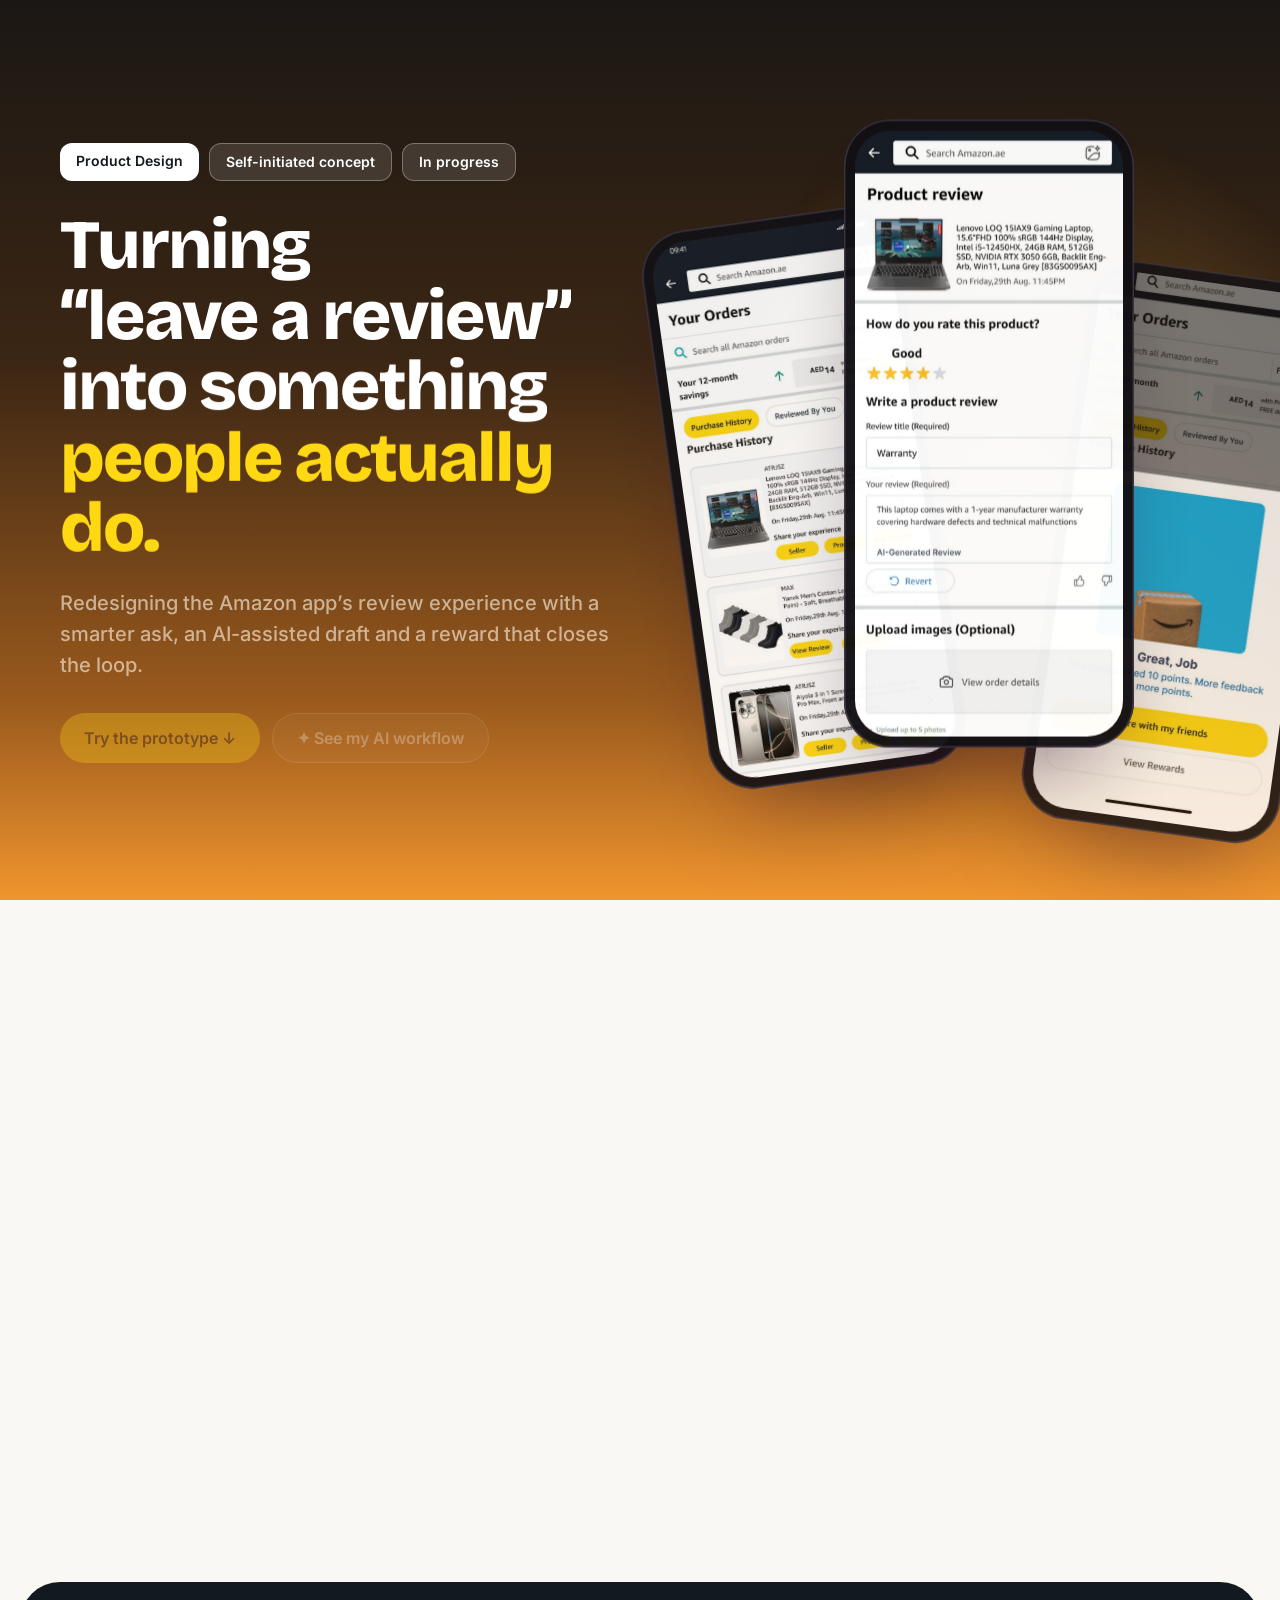
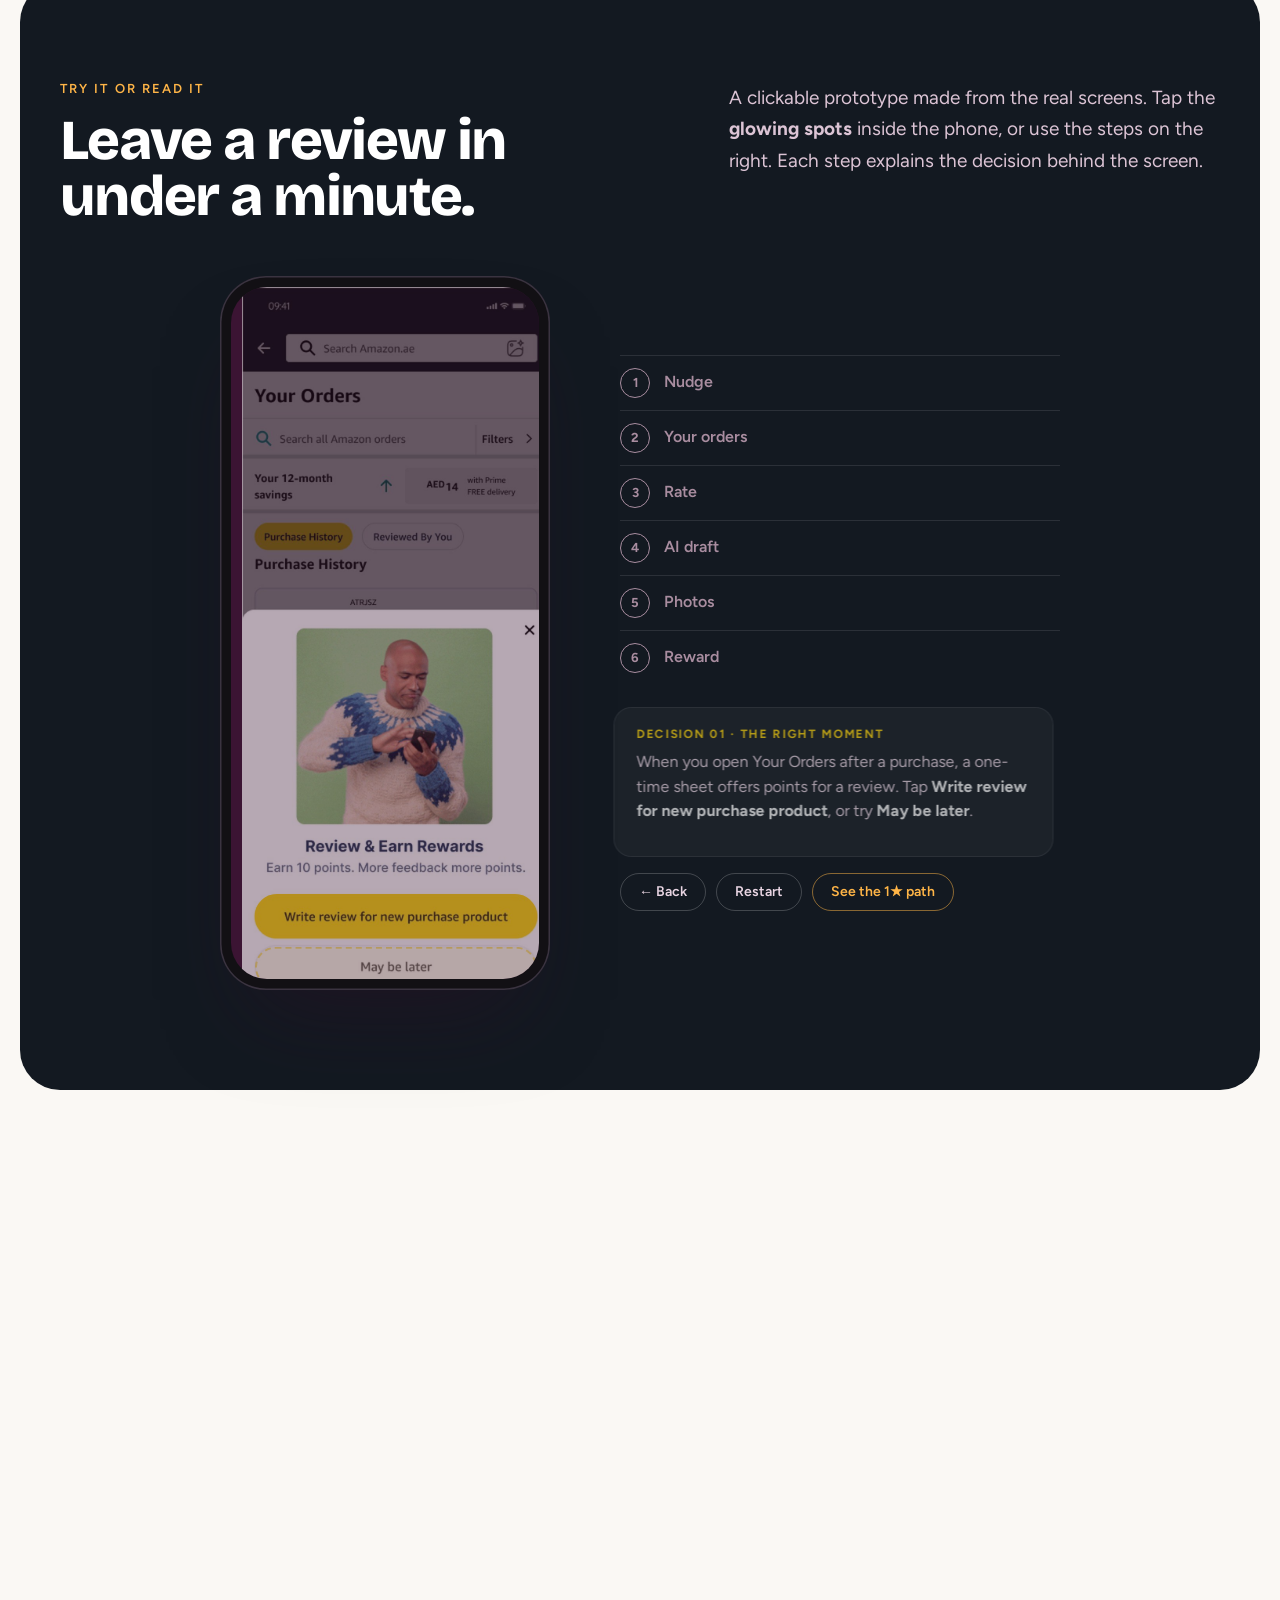
<file: case-studies/gather.html>
<!DOCTYPE html><html lang="en"><meta charset="utf-8"><meta name="viewport" content="width=device-width, initial-scale=1"><meta http-equiv="refresh" content="0;url=amazon-review.html"><title>Amazon Review Experience</title><a href="amazon-review.html">View Amazon Review Experience case study</a></html>
</file>
<file: name-loader.css>
/* Chrome lens intro, adapted from the supplied motion reference. */
.name-loader{display:none}
html.name-loading{overflow:hidden}
.name-loading .name-loader{position:fixed;inset:0;z-index:10000;display:grid;place-items:center;background:#000;overflow:hidden;perspective:900px;animation:loader-exit .65s 3.1s ease forwards}
.name-loading body>header,.name-loading body>main,.name-loading body>footer{visibility:hidden}
.name-loading .name-loader.is-revealing~header,.name-loading .name-loader.is-revealing~main,.name-loading .name-loader.is-revealing~footer{visibility:visible}
.loader-lens{position:absolute;width:clamp(110px,18vw,230px);aspect-ratio:1;border:2px solid #a7d9ff;border-radius:30%;background:conic-gradient(from 30deg,#050b13 10%,#d8f8ff 16%,#fff 22%,#52d4fb 25%,#070b17 32%,#080e19 55%,#688cf6 64%,#f8fdff 70%,#ffbf83 74%,#091421 80%);box-shadow:inset 0 0 10px #fff9,inset 0 0 28px #7abaff88,0 0 30px #6abaff44;animation:lens-morph 2.5s cubic-bezier(.65,0,.25,1) both}
.loader-lens:after{content:'MN';position:absolute;inset:12%;display:grid;place-items:center;border:1px solid #e2f6ff80;border-radius:26%;color:#f8fcff;font-size:clamp(38px,6vw,80px);font-weight:700;letter-spacing:-.09em;text-shadow:2px 0 3px #81eaff,-2px 0 3px #ff9c8d}
.loader-name{position:relative;margin:0;padding:16px;text-align:center;font-size:clamp(30px,7vw,100px);line-height:1.1;font-weight:650;letter-spacing:-.065em;color:#f2f7ff;background:linear-gradient(175deg,#fff 10%,#e8f4ff 39%,#a1b5cd 49%,#fff 55%,#dce5f4 80%);background-clip:text;-webkit-background-clip:text;-webkit-text-fill-color:transparent;filter:drop-shadow(2px 0 2px #6cdfff88) drop-shadow(-2px 0 2px #ffada455);animation:name-materialize 3.1s cubic-bezier(.2,.75,.25,1) both;white-space:nowrap}
.loader-skip{position:absolute;right:24px;bottom:24px;border:1px solid #ffffff45;border-radius:30px;background:transparent;color:#bdbdbd;font:inherit;font-size:12px;padding:10px 16px;cursor:pointer}
.loader-skip:focus-visible{outline:2px solid white;outline-offset:4px}
@keyframes lens-morph{0%{opacity:0;transform:scale(.1) rotateY(-80deg) rotate(-30deg)}12%{opacity:1}30%{transform:scale(1.15) rotateY(15deg) rotate(8deg);border-radius:28%}52%{transform:scale(.4) rotateY(190deg) rotate(-25deg);border-radius:50%}70%{opacity:1;transform:scale(.65, .18) rotateY(360deg);filter:blur(1px)}100%{opacity:0;transform:scale(4,.55);filter:blur(12px)}}
@keyframes name-materialize{0%,48%{opacity:0;transform:scale(.08,.6);filter:blur(12px)}57%{opacity:.6;transform:scale(.25,1.2);filter:blur(7px) drop-shadow(12px 0 4px #43caff) drop-shadow(-12px 0 4px #ff7e93)}76%{opacity:1;transform:scale(1.04,.98);filter:blur(.6px) drop-shadow(3px 0 2px #43caff88) drop-shadow(-3px 0 2px #ff7e9388)}90%,100%{opacity:1;transform:scale(1);filter:drop-shadow(0 1px 1px #b9d4ff55)}}
@keyframes loader-exit{to{opacity:0;visibility:hidden}}
@media(prefers-reduced-motion:reduce){html.name-loading{overflow:auto}.name-loading .name-loader{display:none}.name-loading body>header,.name-loading body>main,.name-loading body>footer{visibility:visible}}
</file>
<file: styles.css>
*{box-sizing:border-box}
html{scroll-behavior:smooth}
body{margin:0;background:#fff;color:#080808;font-family:Arial,Helvetica,sans-serif;-webkit-font-smoothing:antialiased}
a{color:inherit;text-decoration:none}
button,a{-webkit-tap-highlight-color:transparent}
a:focus-visible{outline:3px solid #6037e7;outline-offset:7px}
header{max-width:1440px;margin:auto;padding:30px 64px;display:flex;align-items:center;justify-content:space-between}
.brand{font-size:25px;letter-spacing:-1px;font-weight:700;text-decoration:underline;text-underline-offset:4px}
.nav{display:flex;gap:36px;color:#686868;font-size:17px}
.nav a{display:flex;gap:10px;align-items:center}
.nav svg{width:23px;height:23px;fill:none;stroke:currentColor;stroke-width:1.7;stroke-linecap:round;stroke-linejoin:round}
.nav a:hover{color:#6037e7}
.hero{position:relative;min-height:calc(100svh - 90px);max-width:1440px;margin:auto;padding:160px 64px 100px;display:flex;flex-direction:column;align-items:center;justify-content:center}
.composition{position:relative;width:100%;text-align:center;max-width:1100px}
.name-frame{position:relative;display:inline-block;border:2px solid #79abea;padding:3px 16px 9px;z-index:2}
h1{margin:0;font-size:clamp(56px,8.25vw,119px);line-height:1.08;font-weight:900;letter-spacing:-.075em;white-space:nowrap}
h1 span{color:#6037e7}
.handle{position:absolute;width:12px;height:12px;background:#fff;border:2px solid #70abe6;border-radius:50%}
.tl{top:-7px;left:-7px}
.tr{top:-7px;right:-7px}
.bl{bottom:-7px;left:-7px}
.br{bottom:-7px;right:-7px}
.cursor{position:absolute;left:0;top:-69px;display:flex;align-items:flex-start;gap:0;transform:rotate(-5deg)}
.cursor svg{width:29px;height:35px;fill:#080808}
.cursor span{margin-top:28px;padding:4px 11px;background:#7017ee;color:white;font-size:18px;font-style:italic;font-weight:700;border-radius:4px;transform:rotate(5deg);box-shadow:0 0 0 2px #eee}
.blocks{position:absolute;top:90px;left:23%;width:61%;height:185px;display:flex;z-index:0;pointer-events:none}
.blocks i:first-child{width:50%;background:#f8fdfd}
.blocks i:last-child{width:50%;background:#fac9fc}
.intro{position:relative;z-index:1;max-width:850px;margin:66px auto 0;font-size:clamp(21px,2.3vw,32px);font-weight:500;line-height:1.65;letter-spacing:-1.05px}
.intro strong{font-weight:700}
.actions{position:relative;z-index:1;display:flex;justify-content:center;gap:16px;margin-top:72px}
.button{min-width:192px;padding:17px 32px;border-radius:13px;font-size:23px;font-weight:700;border:2px solid #d1d1d1;transition:transform .2s,background .2s}
.button:hover{transform:translateY(-3px);background:#f8f6ff}
.primary{background:#6037e7;color:white;border-color:#6037e7}
.primary:hover{background:#5127d5}
.location{margin-top:34px;font-size:12px;letter-spacing:1.4px;text-transform:uppercase;color:#777}
.modal{border:1px solid #e0daf4;border-radius:20px;padding:32px;max-width:520px;width:calc(100% - 40px);box-shadow:0 24px 90px #0002}
.modal::backdrop{background:#08081855;backdrop-filter:blur(5px)}
.modal h2{letter-spacing:-1px;font-size:30px;margin:0 0 16px}
.modal p{line-height:1.7;color:#555}
.close{float:right;border:0;background:#f1edfb;border-radius:50%;width:34px;height:34px;font-size:21px;cursor:pointer}
.modal a{color:#6037e7;text-decoration:underline}
.modal small{color:#666}

@media(min-width:1500px){.hero{padding-top:190px}
}
@media(max-width:760px){header{padding:24px}
.brand{font-size:20px}
.nav{gap:18px;font-size:14px}
.nav svg{width:19px}
.hero{padding:120px 24px 70px;min-height:calc(100svh - 74px)}
h1{font-size:clamp(32px,8.1vw,61px);letter-spacing:-.07em}
.name-frame{padding:9px 8px}
.cursor{top:-63px}
.cursor span{font-size:14px}
.blocks{top:48px;left:17%;width:75%;height:175px}
.intro{margin-top:48px;font-size:22px;line-height:1.55;letter-spacing:-.6px}
.actions{margin-top:48px;gap:12px}
.button{min-width:0;font-size:18px;padding:15px 25px}
.location{font-size:10px}
.nav .optional{display:none}
}
@media(prefers-reduced-motion:reduce){html{scroll-behavior:auto}
.button{transition:none}
}


.viewer-cursor{position:fixed;top:0;left:0;z-index:100;pointer-events:none;display:flex;align-items:flex-start;opacity:0;visibility:hidden;transition:opacity .12s}
.viewer-cursor.visible{opacity:1;visibility:visible}
.viewer-cursor svg{width:29px;height:35px;fill:#080808;stroke:white;stroke-width:1.2}
.viewer-cursor span{margin:28px 0 0 -1px;padding:5px 12px;background:#7017ee;color:white;font-size:18px;font-style:italic;font-weight:700;border-radius:4px;box-shadow:0 0 0 2px #fff}
.custom-pointer,.custom-pointer *{cursor:none!important}
h1 .letter{color:#080808;display:inline-block}
h1 .letter.accent{color:#6037e7}
.name-frame{border-color:transparent}
.name-frame .handle{opacity:0}
.name-frame.animate .letter{animation:letter-in .32s both;animation-delay:var(--delay)}
.name-frame.animate{animation:frame-in .6s 1.55s both}
.name-frame.animate .handle{animation:handle-in .3s 1.85s both}
.name-frame.animate:after{content:"";position:absolute;inset:-2px;border:2px solid #79abea;pointer-events:none;animation:selection-pulse 3s 2.1s infinite}

@keyframes letter-in{from{opacity:0;transform:translateY(14px)}
to{opacity:1;transform:translateY(0)}
}
@keyframes frame-in{from{border-color:transparent;transform:scale(.985)}
to{border-color:#79abea;transform:scale(1)}
}
@keyframes handle-in{to{opacity:1}
}
@keyframes selection-pulse{0%,100%{opacity:0}
45%{opacity:.55;transform:scale(1.008)}
}

@media(prefers-reduced-motion:reduce){.name-frame{border-color:#79abea}
.name-frame .handle{opacity:1}
.name-frame.animate,.name-frame.animate .letter,.name-frame.animate .handle,.name-frame.animate:after{animation:none}
.viewer-cursor{transition:none}
}


/* Type each character in place, then drag out the selection rectangle. */
.name-frame.animate{animation:none;border-color:transparent}

.name-frame.animate .letter{animation:type-letter 1ms both;animation-delay:var(--delay)}

.name-frame.animate .handle{animation:handle-in 1ms 2.85s both}

.name-frame.animate:before{content:"";position:absolute;height:1em;width:3px;background:#6037e7;top:12%;left:16px;animation:typing-caret 1.55s steps(14,end) forwards,caret-blink .55s step-end 3;pointer-events:none}

.name-frame.animate:after{content:"";position:absolute;inset:auto;left:-2px;top:-2px;width:0;height:0;box-sizing:border-box;border:2px solid #79abea;pointer-events:none;animation:draw-frame 1.1s 1.75s both;transform:none}

.draw-cursor{position:absolute;z-index:5;pointer-events:none;left:-2px;top:-2px;opacity:0;width:29px;height:35px}
.draw-cursor svg{width:29px;height:35px;fill:#080808;stroke:#fff;stroke-width:1.2}
.name-frame.animate .draw-cursor{animation:drag-cursor 1.1s 1.75s both}

@keyframes type-letter{from{visibility:hidden;opacity:0}
to{visibility:visible;opacity:1}
}

@keyframes typing-caret{0%{left:16px;opacity:1}
99%{left:calc(100% - 16px);opacity:1}
100%{left:calc(100% - 16px);opacity:0}
}

@keyframes caret-blink{50%{visibility:hidden}
}

@keyframes draw-frame{0%{width:0;height:0;opacity:0}
1%{opacity:1}
100%{width:calc(100% + 4px);height:calc(100% + 4px);opacity:1}
}

@keyframes drag-cursor{0%{left:-2px;top:-2px;opacity:0}
5%{opacity:1}
90%{opacity:1}
100%{left:calc(100% + 2px);top:calc(100% + 2px);opacity:0}
}

@media(max-width:760px){.name-frame.animate:before{left:8px;top:20%;height:.85em}
}

@media(prefers-reduced-motion:reduce){.name-frame.animate{border-color:#79abea}
.name-frame.animate .letter,.name-frame.animate .handle{animation:none;opacity:1;visibility:visible}
.name-frame.animate:before,.name-frame.animate:after,.draw-cursor{display:none}
}


:root{color-scheme:dark;--bg:#111;--ink:#f5f5f5;--muted:#aaa;--line:#aaa;--block-one:#151515;--block-two:#1d1d1d}

body{background:var(--bg);color:var(--ink)}
.nav{color:var(--muted)}
.nav a:hover,a:focus-visible{color:var(--ink);outline-color:var(--ink)}
h1 .letter,h1 .letter.accent{color:var(--ink)}
.blocks i:first-child{background:var(--block-one)}
.blocks i:last-child{background:var(--block-two)}
.location{color:var(--muted)}
.handle{background:var(--bg);border-color:var(--line)}
.viewer-cursor svg,.draw-cursor svg{fill:var(--ink);stroke:var(--bg)}
.viewer-cursor span{background:var(--ink);color:var(--bg);box-shadow:0 0 0 2px var(--bg)}
.name-frame.animate:before{background:var(--ink)}
.name-frame.animate:after{border-color:var(--line)}
.nav{align-items:center}

@media(prefers-reduced-motion:reduce){.name-frame,.name-frame.animate{border-color:var(--line)}
}


.about-section{max-width:1248px;margin:0 auto 30px;padding:90px 0;display:grid;grid-template-columns:1fr 1.65fr;gap:80px;border-top:1px solid var(--block-two);border-bottom:1px solid var(--block-two);scroll-margin-top:35px}
.about-heading h2{font-size:42px;font-weight:600;letter-spacing:-1.7px;margin:0}
.about-signature{font:italic 26px Georgia,serif;letter-spacing:-1px;margin:45px 0 0;color:var(--muted)}
.about-copy>p{font-size:18px;line-height:1.8;color:var(--muted);margin:0 0 24px}
.about-copy>.about-lead{font-size:clamp(28px,3vw,40px);line-height:1.3;letter-spacing:-1.2px;color:var(--ink);margin-bottom:30px}
.about-details{display:flex;flex-wrap:wrap;gap:28px 60px;margin:34px 0}
.about-details dt{font:11px monospace;text-transform:uppercase;letter-spacing:1px;color:var(--muted);margin-bottom:10px}
.about-details dd{margin:0;font-size:15px}
.about-journey-link{display:inline-flex;gap:24px;align-items:center;min-height:44px;border-bottom:1px solid var(--line);font-size:15px}
.about-journey-link:hover{color:var(--muted)}
@media(max-width:1440px){.about-section{margin-left:96px;margin-right:96px}}
@media(max-width:1000px){.about-section{gap:40px;grid-template-columns:1fr 1.6fr}}
@media(max-width:760px){.about-section{margin:0 24px;padding:60px 0;grid-template-columns:1fr;gap:32px}.about-heading h2{font-size:32px}.about-signature{margin-top:22px;font-size:22px}.about-copy>p{font-size:16px}.about-copy>.about-lead{font-size:28px}.about-details{gap:24px}}
.experience-section{max-width:1440px;margin:auto;padding:90px 96px 120px}
.experience-heading{display:flex;flex-wrap:wrap;align-items:center;justify-content:space-between;gap:24px;margin-bottom:65px}
.section-eyebrow{font-family:monospace;color:var(--muted);letter-spacing:2px;font-size:13px;margin:0 0 16px}
.experience-heading h2{font-size:42px;letter-spacing:-1.7px;margin:0;font-weight:600}
.view-control{display:flex;align-items:center;gap:24px}
.try-label{font-family:Georgia,serif;font-style:italic;font-size:22px;color:var(--muted)}
.view-switch{display:flex;padding:5px;border:1px solid var(--block-two);border-radius:40px;background:var(--block-two)}
.view-switch button{padding:10px 20px;border:0;border-radius:30px;color:var(--muted);background:transparent;font-size:16px;cursor:pointer}
.view-switch button[aria-pressed="true"]{background:var(--ink);color:var(--bg)}
.view-switch button:focus-visible{outline:2px solid var(--line);outline-offset:3px}
.experience-row{display:grid;grid-template-columns:56px 1fr;gap:24px;margin-bottom:30px;position:relative}
.company-logo{height:56px;width:56px;border:1px solid var(--line);border-radius:12px;background:var(--bg);display:flex;align-items:center;justify-content:center;font-size:16px;font-weight:700;letter-spacing:-.5px;position:relative;z-index:1}
.company-logo img{width:100%;height:100%;object-fit:contain;padding:8px}
.company-logo.has-logo{overflow:hidden;border:0;background:transparent}
.company-logo.has-logo img{display:block;padding:0;border-radius:inherit}
.company-logo.index-logo{background:#fff}
.company-logo.index-logo img{padding:4px;border-radius:0}
.experience-row details{min-width:0}
.experience-row summary{display:flex;gap:24px;align-items:center;list-style:none;cursor:pointer;min-height:56px}
.experience-row summary::-webkit-details-marker{display:none}
.company-info{flex:1}
.company-info h3{font-size:22px;font-weight:600;margin:0 0 7px;letter-spacing:-.5px}
.company-info p{font-size:18px;margin:0;color:var(--muted)}
.experience-date{font-family:monospace;font-size:14px;color:var(--muted);white-space:nowrap}
.chevron{height:8px;width:8px;border-right:1.5px solid var(--muted);border-bottom:1.5px solid var(--muted);transform:rotate(45deg);margin-left:4px}
.experience-row details[open] .chevron{transform:rotate(225deg)}
.role-details{font-size:17px;color:var(--muted);line-height:1.65;padding:16px 30px 8px 0;max-width:900px}
.role-details p{margin:0 0 14px}
.role-details .role-location{font-family:monospace;font-size:12px;letter-spacing:.4px}
.role-details ul{padding:0;margin:0;list-style:none}
.role-details li{position:relative;padding-left:24px;margin:6px 0}
.role-details li:before{content:'✳';position:absolute;left:0;color:var(--ink)}
.experience-entries[data-view="timeline"] .experience-row:not(:last-child):before{content:'';position:absolute;left:27px;top:56px;bottom:-31px;width:1px;background:var(--line);opacity:.3}
.experience-entries[data-view="timeline"] .company-logo{border-radius:50%}
.experience-entries[data-view="timeline"] .experience-row{margin-bottom:46px}
.experience-entries[data-view="timeline"] .experience-row:not(:last-child):before{bottom:-47px}

@media(max-width:760px){.experience-section{padding:65px 24px 80px}
.experience-heading{margin-bottom:40px;align-items:flex-start}
.experience-heading h2{font-size:32px}
.section-eyebrow{font-size:10px;letter-spacing:1px}
.try-label{display:none}
.view-switch button{font-size:13px;padding:9px 12px}
.experience-row{grid-template-columns:44px 1fr;gap:16px}
.company-logo{width:44px;height:44px;border-radius:10px;font-size:13px}
.experience-row summary{flex-wrap:wrap;gap:8px;position:relative;padding-right:18px}
.company-info{flex-basis:100%}
.company-info h3{font-size:20px}
.company-info p{font-size:15px}
.experience-date{font-size:11px}
.chevron{position:absolute;right:2px;top:18px}
.role-details{font-size:15px;padding-right:0}
.experience-entries[data-view="timeline"] .experience-row:not(:last-child):before{left:21px;top:44px}
}


.portfolio-section{max-width:1440px;margin:auto;padding:50px 96px 90px}
.portfolio-section>h2{font-size:42px;letter-spacing:-1.7px;font-weight:600;margin:0 0 48px}
.project-list{display:grid;gap:70px}
.project-link{display:block;border-radius:30px}
.project-link:focus-visible{outline:2px solid var(--ink);outline-offset:9px}
.project-link:hover .preview-device{transform:translateY(-7px)}
.project-preview{position:relative;aspect-ratio:16/9;overflow:hidden;border-radius:30px;border:1px solid var(--line);display:flex;align-items:center;justify-content:center;background:linear-gradient(135deg,var(--block-two),var(--bg));isolation:isolate}
.project-preview:before{content:'';position:absolute;inset:0;background:linear-gradient(90deg,transparent 33%,var(--block-one) 33%,var(--block-one) 66%,transparent 66%);z-index:-1}
.project-number{position:absolute;right:24px;top:22px;font-family:monospace;font-size:14px;color:var(--muted)}
.preview-caption{position:absolute;left:24px;bottom:20px;font-family:monospace;font-size:11px;letter-spacing:1px;color:var(--muted);text-transform:uppercase}
.preview-device{width:70%;height:72%;border:5px solid var(--ink);border-radius:16px;background:var(--bg);box-shadow:0 25px 40px #0002;overflow:hidden;transition:transform .4s}
.project-preview:hover .preview-device{transform:translateY(-7px)}
.device-top{display:flex;gap:5px;padding:10px 12px;border-bottom:1px solid var(--block-two)}
.device-dot{width:5px;height:5px;border-radius:50%;background:var(--muted)}
.device-body{display:flex;height:calc(100% - 26px)}
.mock-sidebar{width:17%;padding:22px 12px;background:var(--block-one);display:flex;flex-direction:column;gap:17px}
.mock-sidebar i{height:5px;background:var(--line);opacity:.35;border-radius:4px}
.mock-content{padding:24px;width:83%}
.mock-label{display:block;font-size:clamp(10px,1.4vw,18px);font-weight:700;letter-spacing:-.5px;margin-bottom:20px}
.mock-heading{width:40%;height:10px;border-radius:4px;background:var(--ink);opacity:.8}
.mock-subtitle{width:65%;height:5px;margin:10px 0 22px;background:var(--line);opacity:.35}
.mock-grid{display:grid;grid-template-columns:repeat(4,1fr);gap:10px;height:32%}
.mock-grid i{border:1px solid var(--line);border-radius:8px;background:var(--block-two)}
.mock-lines{margin-top:18px;display:grid;gap:12px}
.mock-lines i{height:5px;background:var(--line);opacity:.25;border-radius:4px}
.preview-device.phone{width:24%;height:83%;border-radius:30px;border-width:7px}
.phone .device-top{justify-content:center;border:0;padding:13px}
.phone .device-dot{display:none}
.phone .device-top:after{content:'';width:45%;height:10px;background:var(--ink);border-radius:20px}
.phone .mock-sidebar{display:none}
.phone .mock-content{width:100%;padding:15px}
.phone .mock-label{font-size:13px}
.phone .mock-grid{grid-template-columns:repeat(2,1fr);height:45%;gap:8px}
.phone .mock-lines{gap:14px}
.website .mock-sidebar{display:none}
.website .mock-content{width:100%}
.website .mock-heading{height:22px;width:60%}
.website .mock-grid{grid-template-columns:repeat(3,1fr)}
.webinar .mock-grid{grid-template-columns:2fr 1fr;height:55%}
.webinar .mock-grid i:nth-child(n+3){display:none}
.project-meta{display:flex;justify-content:space-between;align-items:baseline;gap:24px;margin-top:24px}
.project-meta h3{font-size:25px;letter-spacing:-.6px;margin:0;font-weight:600}
.project-meta>span{font-family:monospace;font-size:13px;text-transform:uppercase;color:var(--muted);white-space:nowrap}
.project-description{font-size:19px;line-height:1.65;color:var(--muted);margin:16px 0 0;max-width:1000px}
.craft-grid{display:grid;grid-template-columns:repeat(2,minmax(0,1fr));gap:24px}
.craft-preview{position:relative;aspect-ratio:3/4;border-radius:24px;border:1px solid var(--line);overflow:hidden;background:linear-gradient(145deg,var(--block-two),var(--bg));display:flex;align-items:center;justify-content:center}
.craft-number{position:absolute;top:20px;right:20px;font:13px monospace;color:var(--muted)}
.craft-shape{width:58%;aspect-ratio:1;border:1px solid var(--line);background:var(--block-one);box-shadow:15px 18px 0 var(--block-two);border-radius:30%;transform:rotate(-16deg);transition:transform .4s}
.craft-2 .craft-shape{border-radius:50%;box-shadow:20px -20px 0 var(--ink)}
.craft-3 .craft-shape{border-radius:8px;transform:rotate(30deg);box-shadow:-20px 20px 0 var(--block-two)}
.craft-4 .craft-shape{width:45%;border-radius:100px;aspect-ratio:1/1.6;box-shadow:25px 0 0 var(--line)}
.craft-preview:hover .craft-shape{transform:rotate(0) scale(1.05)}
.craft-card h3{font-weight:500;font-size:18px;letter-spacing:-.3px;margin:18px 0 0}
.craft-preview .preview-caption{left:16px;bottom:16px;font-size:9px}

@media(max-width:1100px){.craft-grid{grid-template-columns:repeat(2,minmax(0,1fr))}
}
@media(max-width:760px){.portfolio-section{padding:35px 24px 65px}
.portfolio-section>h2{font-size:32px;margin-bottom:30px}
.project-list{gap:46px}
.project-preview{border-radius:20px;aspect-ratio:4/3}
.project-meta{flex-direction:column;gap:9px;margin-top:18px}
.project-meta h3{font-size:21px}
.project-meta>span{font-size:11px}
.project-description{font-size:16px;margin-top:12px}
.preview-device{width:83%;height:70%;border-width:3px}
.preview-device.phone{width:35%;border-width:4px;border-radius:19px}
.mock-content{padding:10px}
.mock-sidebar{padding:14px 7px}
.mock-label{margin-bottom:10px}
.mock-subtitle{margin-bottom:12px}
.mock-grid{gap:5px}
.mock-lines{gap:7px;margin-top:12px}
.phone .mock-content{padding:8px}
.phone .mock-label{font-size:9px}
.preview-caption{font-size:8px;left:15px;bottom:12px}
.craft-grid{grid-template-columns:repeat(2,minmax(0,1fr));gap:16px}
.craft-preview{border-radius:18px}
.craft-card h3{font-size:15px;line-height:1.4}
.craft-preview .preview-caption{font-size:7px;left:10px}
.craft-number{right:12px;top:12px}
}

@media(prefers-reduced-motion:reduce){.preview-device,.craft-shape{transition:none}
}


.services-intro{max-width:650px;font-size:19px;line-height:1.65;color:var(--muted);margin:-24px 0 40px}
.service-card h3{font-size:21px;font-weight:600;margin:22px 0 12px;letter-spacing:-.6px}
.service-card>p{font-size:16px;line-height:1.65;color:var(--muted);margin:0}
.service-art{position:relative}
.service-browser{position:absolute;width:70%;height:43%;left:10%;top:25%;border:2px solid var(--ink);border-radius:10px;background:var(--bg);animation:service-float 5s ease-in-out infinite}
.service-browser>i{display:block;height:16%;border-bottom:1px solid var(--line)}
.service-browser>div{display:flex;gap:7%;padding:12%;height:84%}
.service-browser b{flex:1;background:var(--block-two);border:1px solid var(--line);border-radius:4px}
.service-phone{position:absolute;right:9%;top:42%;width:26%;height:39%;border:3px solid var(--ink);border-radius:14px;background:var(--bg);padding:13% 3% 4%;animation:service-float 5s 1s ease-in-out infinite}
.service-phone>i{position:absolute;top:6px;left:35%;width:30%;height:3px;background:var(--ink);border-radius:3px}
.service-phone b{display:block;height:30%;background:var(--block-two);border-radius:3px;margin-bottom:15%;border:1px solid var(--line)}
.research-map{position:absolute;inset:23% 18%;display:flex;flex-direction:column;justify-content:space-between}
.research-map i{height:22%;border:1px solid var(--line);border-radius:8px;background:var(--bg)}
.research-map i:nth-child(2){width:75%;align-self:flex-end}
.research-lens{position:absolute;left:23%;top:34%;width:37%;aspect-ratio:1;border:3px solid var(--ink);border-radius:50%;background:var(--block-two);opacity:.9;animation:scan-map 6s ease-in-out infinite}
.research-lens:after{content:'';position:absolute;width:50%;height:3px;background:var(--ink);right:-37%;bottom:-18%;transform:rotate(45deg)}
.research-check{position:absolute;right:14%;bottom:19%;background:var(--ink);color:var(--bg);width:34px;height:34px;display:grid;place-items:center;border-radius:50%;font-size:20px;animation:check-pulse 4s infinite}
.prototype-node{position:absolute;width:36%;height:26%;border:2px solid var(--ink);border-radius:10px;background:var(--bg)}
.prototype-node:after{content:'';position:absolute;inset:25%;border-radius:4px;background:var(--block-two)}
.prototype-node.one{left:12%;top:24%}
.prototype-node.two{right:12%;bottom:24%}
.prototype-wire{position:absolute;left:30%;top:48%;width:40%;height:17%;border-left:2px dashed var(--line);border-bottom:2px dashed var(--line);border-radius:0 0 0 10px}
.prototype-pointer{position:absolute;left:30%;top:35%;font-size:34px;color:var(--ink);animation:prototype-travel 5s ease-in-out infinite}
.prototype-spark{position:absolute;top:18%;right:16%;font-size:30px;animation:spark-turn 6s ease-in-out infinite}
.delivery-board{width:78%;height:48%;display:flex;gap:8%;padding:9%;border:2px solid var(--ink);border-radius:12px;background:var(--bg)}
.delivery-board>div{flex:1;background:var(--block-two);border-radius:4px;padding:8% 4%}
.delivery-board i{display:block;background:var(--bg);border:1px solid var(--line);height:30%;margin-bottom:25%;border-radius:3px}
.delivery-board>div:first-child i:first-child{animation:task-move 6s ease-in-out infinite}
.delivery-success{position:absolute;right:10%;bottom:21%;width:40px;height:40px;background:var(--ink);color:var(--bg);border-radius:50%;display:grid;place-items:center;font-size:24px;animation:check-pulse 5s infinite}

@keyframes service-float{50%{transform:translateY(-9px)}
}
@keyframes scan-map{50%{transform:translate(25%,30%)}
}
@keyframes check-pulse{0%,70%,100%{transform:scale(1)}
80%{transform:scale(1.15)}
}
@keyframes prototype-travel{0%,20%,100%{transform:translate(0,0)}
55%,75%{transform:translate(80%,95%)}
}
@keyframes spark-turn{50%{transform:rotate(90deg) scale(.8)}
}
@keyframes task-move{0%,15%,100%{transform:translateX(0)}
50%,75%{transform:translateX(285%)}
}

@media(max-width:760px){.services-intro{font-size:16px;margin:-12px 0 28px}
.service-card h3{font-size:18px;margin-top:16px}
.service-card>p{font-size:14px}
.service-phone{border-radius:9px}
.prototype-pointer{font-size:26px}
.delivery-success,.research-check{height:28px;width:28px;font-size:18px}
}

@media(prefers-reduced-motion:reduce){.service-art *{animation:none!important}
}


.principles-section{max-width:1440px;margin:0 auto;padding:35px 64px 100px}
.principles-panel{border-radius:30px;background:var(--block-two);padding:56px 48px 35px;overflow:hidden}
.principles-panel>h2{font-size:42px;font-weight:600;letter-spacing:-1.7px;margin:0 0 32px}
.principles-canvas{position:relative;min-height:640px}
.principle{position:absolute;width:24%;text-align:center;z-index:2}
.principle-marker{display:inline-flex;justify-content:center;align-items:center;width:58px;height:58px;border-radius:50%;background:var(--ink);color:var(--bg);font-size:22px;font-weight:600;margin-bottom:18px}
.principle h3{font-size:22px;font-weight:600;letter-spacing:-.6px;line-height:1.3;margin:0 0 12px}
.principle p{font-size:17px;color:var(--muted);line-height:1.65;margin:0}
.principle-1{left:0;top:140px;transform:rotate(-4deg)}
.principle-2{left:27%;top:340px;transform:rotate(3deg)}
.principle-3{left:52%;top:120px;transform:rotate(-3deg)}
.principle-4{right:0;top:315px;transform:rotate(4deg)}
.principle-character{position:absolute;object-fit:contain;height:auto;width:20%;filter:grayscale(1);transform-origin:bottom center;animation:character-bob 6s ease-in-out infinite;pointer-events:none}
.character-1{left:24%;top:5%;animation-delay:-2s}
.character-2{right:0;top:-2%;animation-name:character-think;animation-delay:-1s}
.character-3{left:55%;bottom:0;animation-name:character-talk;animation-delay:-3s}

@keyframes character-bob{0%,100%{transform:translateY(0) rotate(-1deg)}
50%{transform:translateY(-10px) rotate(1deg)}
}
@keyframes character-think{0%,100%{transform:rotate(0)}
50%{transform:rotate(3deg) translateY(-6px)}
}
@keyframes character-talk{0%,100%{transform:rotate(-2deg)}
50%{transform:rotate(2deg) translateY(-8px)}
}

@media(max-width:1000px){.principles-section{padding:30px 40px 75px}
.principles-panel{padding:40px 30px}
.principles-canvas{min-height:680px}
.principle h3{font-size:19px}
.principle p{font-size:15px}
.principle-2{top:350px}
.principle-4{top:340px}
}

@media(max-width:760px){.principles-section{padding:20px 24px 65px}
.principles-panel{padding:32px 22px 28px;border-radius:24px}
.principles-panel>h2{font-size:32px;line-height:1.15;margin-bottom:25px}
.principles-canvas{min-height:0;display:flex;flex-direction:column;gap:32px}
.principle{position:relative;top:auto;left:auto;right:auto;width:100%;transform:none;text-align:left}
.principle-marker{width:40px;height:40px;font-size:16px;margin-bottom:12px}
.principle h3{font-size:20px}
.principle p{font-size:15px}
.principle-character{position:relative;left:auto;right:auto;top:auto;bottom:auto;width:48%;align-self:center}
.character-1{order:1}
.principle-1{order:0}
.principle-2{order:2}
.character-2{order:3}
.principle-3{order:4}
.character-3{order:5}
.principle-4{order:6}
}

@media(prefers-reduced-motion:reduce){.principle-character{animation:none}
}


.principle-character{transition:filter .35s ease}
.principle-character.is-colored{filter:grayscale(0)}
.principle:focus-visible{outline:2px solid var(--line);outline-offset:10px;border-radius:8px}

@media(prefers-reduced-motion:reduce){.principle-character{transition:none}
}


.clients-section{padding-top:20px}
.clients-intro{margin:-25px 0 36px;color:var(--muted);font-size:18px;line-height:1.6}
.clients-grid{display:grid;grid-template-columns:repeat(5,minmax(0,1fr));gap:18px}
.client-card{display:flex;flex-direction:column;justify-content:space-between;min-height:220px;padding:26px 22px;border:1px solid var(--block-two);border-radius:24px;background:var(--block-one);transition:transform .25s,border-color .25s}
.client-card:hover{transform:translateY(-6px);border-color:var(--line)}
.client-globe{width:48px;height:48px;color:var(--ink)}
.client-card h3{margin:30px 0 8px;font-size:21px;font-weight:600;letter-spacing:-.6px}
.client-card p{margin:0;font-size:13px;color:var(--muted);line-height:1.5}

@media(max-width:1000px){.clients-grid{grid-template-columns:repeat(3,minmax(0,1fr))}
}
@media(max-width:760px){.clients-grid{grid-template-columns:repeat(2,minmax(0,1fr));gap:14px}
.client-card{min-height:190px;padding:22px 18px}
.client-card h3{font-size:19px}
.clients-intro{font-size:16px;margin:-12px 0 28px}
}

@media(prefers-reduced-motion:reduce){.client-card{transition:none}
}


.client-image-card{padding:0;overflow:hidden;justify-content:flex-start}
.client-landscape{display:block;width:100%;aspect-ratio:4/3;object-fit:cover;object-position:50% 50%}
.client-image-card>div{padding:20px 22px 24px}
.client-image-card h3{margin:0 0 8px}

@media(max-width:760px){.client-image-card>div{padding:18px}
}


/* Full-cover location cards and a quiet travel motif. */
.clients-section{position:relative;isolation:isolate;padding-top:75px;padding-bottom:110px;overflow:hidden}
.clients-section>.section-eyebrow,.clients-section>h2,.clients-intro,.clients-grid{position:relative;z-index:1}
.flight-backdrop{position:absolute;inset:0;z-index:0;pointer-events:none;color:var(--muted)}
.flight-backdrop svg{width:100%;height:100%;display:block}
.flight-grid{opacity:.075;stroke-width:1}
.flight-route{opacity:.32}
.flight-stops{opacity:.45}
.flight-plane{opacity:.6}
.clients-grid{margin-top:70px;gap:18px}
.clients-grid .client-card{position:relative;isolation:isolate;aspect-ratio:3/4;min-width:0;min-height:265px;padding:0;overflow:hidden;justify-content:flex-end;border-radius:24px;background:linear-gradient(145deg,var(--block-two),var(--bg));border:1px solid var(--block-two)}
.clients-grid .client-card>div{position:relative;z-index:2;padding:26px 20px;width:100%}
.clients-grid .client-card h3{margin:0 0 8px;font-size:22px}
.clients-grid .client-card p{font-size:12px}
.clients-grid .client-globe{position:absolute;top:26px;left:22px;width:55px;height:55px;opacity:.45}
.clients-grid .client-landscape{position:absolute;inset:0;width:100%;height:100%;aspect-ratio:auto;object-fit:cover;object-position:52% center;z-index:0;transition:transform .6s ease}
.clients-grid .client-thailand .client-landscape{object-position:32% center}
.clients-grid .client-dubai .client-landscape{object-position:55% center}
.clients-grid .client-image-card:after{content:'';position:absolute;inset:0;z-index:1;background:linear-gradient(180deg,transparent 25%,rgba(0,0,0,.12) 45%,rgba(0,0,0,.85) 100%);pointer-events:none}
.clients-grid .client-image-card h3{color:#fff;text-shadow:0 1px 10px #0004}
.clients-grid .client-image-card p{color:#eee}
.clients-grid .client-image-card:hover .client-landscape{transform:scale(1.055)}

@media(max-width:1000px){.clients-grid .client-card{min-height:240px}
}
@media(max-width:760px){.clients-section{padding-top:45px;padding-bottom:70px}
.clients-grid{margin-top:45px;gap:14px}
.clients-grid .client-card{min-height:210px}
.clients-grid .client-card>div{padding:20px 15px}
.clients-grid .client-card h3{font-size:19px}
.clients-grid .client-card p{font-size:11px}
.flight-backdrop{opacity:.7}
}

@media(prefers-reduced-motion:reduce){.flight-plane{display:none}
.clients-grid .client-landscape{transition:none}
}


.flight-plane{opacity:1}


.journey-section{max-width:1440px;margin:0 auto;padding:80px 96px 130px;text-align:center}
.journey-heading h2{font-size:clamp(40px,5vw,68px);line-height:1.05;letter-spacing:-.055em;margin:0}
.journey-heading>p:last-child{margin:20px 0 0;color:var(--muted);font-size:17px}
.journey-book{position:relative;display:flex;justify-content:center;align-items:center;width:min(1120px,100%);min-height:650px;margin:40px auto 0;perspective:1800px;isolation:isolate}
.book-cover{position:relative;display:block;width:min(440px,100%);height:570px;padding:0;text-align:left;border:1px solid #454545;border-radius:4px 8px 8px 4px;background-color:#202020;background-image:repeating-linear-gradient(0deg,#ffffff03 0 1px,transparent 1px 3px),repeating-linear-gradient(90deg,#00000018 0 1px,transparent 1px 3px);color:var(--ink);cursor:pointer;box-shadow:inset 2px 0 2px #ffffff20,inset -1px 0 2px #0009,-9px 10px 0 #131313,-10px 11px 0 1px #414141,18px 30px 55px #000b;transform:rotate(-4deg) rotateY(-9deg);transform-style:preserve-3d;transition:transform .5s ease,box-shadow .5s ease}
.book-cover:before{content:"";position:absolute;left:0;top:0;bottom:0;width:23px;background:linear-gradient(90deg,#0006,transparent 45%,#ffffff08 70%,#0007 92%,#ffffff12);border-right:1px solid #0009;pointer-events:none}
.book-cover:after{content:"";position:absolute;top:5px;bottom:5px;right:-10px;width:10px;background:repeating-linear-gradient(180deg,#aaa 0 1px,#555 1px 3px);transform:skewY(13deg);border-radius:0 3px 3px 0;box-shadow:3px 4px 0 #252525;opacity:.7}
.book-cover:hover{transform:rotate(-2deg) rotateY(-3deg) translateY(-8px);box-shadow:-14px 21px 0 #080808,-15px 21px 0 1px #555,22px 34px 75px #000}
.book-cover:focus-visible,.book-controls button:focus-visible{outline:2px solid var(--ink);outline-offset:6px}
.book-cover-inner{height:100%;padding:38px 38px 34px 52px;display:flex;flex-direction:column;justify-content:space-between}
.book-cover-top,.book-cover-bottom{display:flex;justify-content:space-between;gap:16px;font-family:monospace;font-size:12px;letter-spacing:.16em}
.book-cover-top{color:#aaa;font-size:10px;border-bottom:1px solid #ffffff1c;padding-bottom:18px}
.book-cover-bottom{align-items:center;color:#c7c7c7;border-top:1px solid #ffffff1c;padding-top:21px;font-size:10px;letter-spacing:.12em}
.book-cover-bottom small{display:block;margin-top:9px;font:italic 15px Georgia,serif;letter-spacing:0;color:#969696}
.book-cover-title{font-family:Georgia,'Times New Roman',serif;font-size:clamp(70px,7vw,100px);font-weight:400;letter-spacing:-.075em;line-height:.96;text-shadow:0 1px 1px #000,0 -1px 0 #fff3}
.book-cover-title em{font-weight:400;letter-spacing:-.08em;color:#dfdfdf}
.book-cover-mark{width:122px;height:68px;stroke:#9d9d9d;stroke-width:1;opacity:.75;margin-left:2px}
.book-cover-edition{display:grid;place-items:center;width:35px;height:35px;border:1px solid #666;border-radius:50%;font:italic 13px Georgia,serif;letter-spacing:-1px}
.journey-book[data-page]:not([data-page="0"]) .book-cover{display:none}
.book-spread{position:relative;display:grid;grid-template-columns:1fr 1fr;width:min(960px,calc(100% - 112px));height:570px;text-align:left;box-shadow:0 36px 65px #0009,0 0 0 1px #414141,0 3px 0 #818181,0 4px 0 #2a2a2a,0 6px 0 #626262,0 7px 0 #292929,0 10px 0 #161616,0 11px 0 1px #3d3d3d;border-radius:5px 9px 9px 5px;overflow:hidden;transform:rotateX(3deg);transform-style:preserve-3d}
.book-spread.is-opening{animation:book-open .85s cubic-bezier(.2,.7,.2,1) both}
.book-spread.is-closing{animation:book-close .7s ease-in both}
.book-spread[hidden]{display:none}
.book-spread:after{content:"";position:absolute;z-index:3;top:0;bottom:0;left:calc(50% - 18px);width:36px;background:linear-gradient(90deg,transparent,#0003 26%,#0009 47%,#000b 50%,#0009 53%,#0003 74%,transparent);pointer-events:none}
.book-page{position:relative;min-width:0;padding:40px 44px;display:flex;flex-direction:column;justify-content:space-between;background:#262626;border:1px solid #ffffff0d}
.book-page-left{border-radius:5px 0 0 5px;background:linear-gradient(90deg,#252525,#2c2c2c 85%,#202020)}
.book-page-right{border-radius:0 9px 9px 0;background:linear-gradient(90deg,#212121,#292929 15%,#262626)}
.book-page-kicker,.book-chapter,.book-page-number{font:11px monospace;letter-spacing:.17em;color:#9b9b9b}
.book-page-kicker{border-bottom:1px solid #ffffff18;padding-bottom:16px;font-size:9px}
.book-page-content{max-width:300px;margin:auto 0}
.book-page-message{font-family:Georgia,'Times New Roman',serif;font-size:clamp(32px,4vw,56px);line-height:1.12;letter-spacing:-.045em;font-weight:400;margin:22px 0 0;color:#e3e0db}
.book-page-number{border-top:1px solid #ffffff18;padding-top:16px;font-family:Georgia,serif;font-style:italic}
.book-page-right .book-page-number{text-align:right}
.book-turn-sheet{position:absolute;top:0;bottom:0;left:50%;width:50%;z-index:4;transform-style:preserve-3d;transform-origin:left center;pointer-events:none}
.book-turn-sheet.is-forward{animation:book-turn-forward .95s cubic-bezier(.35,.05,.65,.95) both}
.book-turn-sheet.is-back{left:0;transform-origin:right center;animation:book-turn-back .95s cubic-bezier(.35,.05,.65,.95) both}
.book-turn-face{position:absolute;inset:0;backface-visibility:hidden;-webkit-backface-visibility:hidden;box-shadow:inset 0 0 28px #0005}
.book-turn-face.is-back-face{transform:rotateY(180deg)}
.book-controls{position:absolute;z-index:6;inset:0;display:flex;align-items:center;justify-content:space-between;pointer-events:none}
.journey-book[data-page="0"] .book-controls{left:calc(50% - 280px);right:calc(50% - 280px)}
.book-controls button{pointer-events:auto;width:52px;height:52px;border:1px solid #777;border-radius:50%;background:#202020e8;color:var(--ink);font:27px Arial,Helvetica,sans-serif;cursor:pointer;box-shadow:0 8px 25px #0009;transition:background .2s,border-color .2s,transform .2s}
.book-controls button:hover:not(:disabled){background:#242424;border-color:#aaa;transform:scale(1.07)}
.book-controls button:disabled{visibility:hidden;cursor:default}
.book-progress{margin:0 auto;min-width:90px;font:12px monospace;letter-spacing:.12em;color:var(--muted);text-transform:uppercase}
@keyframes book-open{from{opacity:.3;transform:rotateY(-65deg) rotateX(5deg) scale(.88)}to{opacity:1;transform:rotateY(0) rotateX(3deg) scale(1)}}
@keyframes book-close{to{opacity:0;transform:rotateY(-65deg) rotateX(5deg) scale(.85)}}
@keyframes book-turn-forward{from{transform:rotateY(0)}to{transform:rotateY(-180deg)}}
@keyframes book-turn-back{from{transform:rotateY(0)}to{transform:rotateY(180deg)}}

.site-footer{border-top:1px solid #343434;background:#090909;padding:78px max(64px,calc((100vw - 1312px)/2)) 26px}
.footer-main{display:flex;justify-content:space-between;gap:40px;min-height:235px}
.footer-brand{font-size:clamp(50px,7vw,92px);line-height:1;font-weight:800;letter-spacing:-.085em}
.footer-brand span{color:#777}
.footer-main p{color:var(--muted);line-height:1.6;font-size:15px}
.footer-contact{text-align:right;display:flex;flex-direction:column;align-items:flex-end;gap:14px;padding-top:9px}
.footer-contact a{font-size:clamp(26px,3.3vw,45px);font-weight:600;letter-spacing:-.05em;border-bottom:1px solid #777;padding-bottom:8px}
.footer-contact a:hover{color:#aaa}
.footer-clock{display:flex;flex-direction:column;align-items:flex-end;gap:5px;margin:5px 0 15px}
.footer-clock-place{display:flex;align-items:center;gap:8px;color:var(--muted);font:10px/1.3 monospace;letter-spacing:.12em;text-transform:uppercase}
.footer-clock-place i{width:7px;height:7px;border-radius:50%;background:var(--ink);box-shadow:0 0 0 4px #f5f5f510}
.footer-clock-place small{font:inherit;color:#666}
.footer-clock-time{display:flex;align-items:baseline;gap:11px;color:var(--ink);font:500 clamp(32px,4.3vw,60px)/1 monospace;font-variant-numeric:tabular-nums;letter-spacing:-.06em}
.footer-clock-time small{color:var(--muted);font:500 clamp(11px,1.1vw,15px)/1 monospace;letter-spacing:.08em}
.footer-bottom{border-top:1px solid #343434;padding-top:24px;display:flex;justify-content:space-between;align-items:center;gap:24px;color:var(--muted);font-size:13px}
.footer-bottom nav{display:flex;flex-wrap:wrap;gap:22px}
.footer-bottom a:hover{color:var(--ink)}
.site-footer{padding-top:100px;padding-bottom:32px}
.footer-main{align-items:center;flex-wrap:wrap;padding-bottom:76px}
.footer-identity{display:flex;align-items:center;gap:34px}
.footer-portrait-wrap{width:420px;max-width:100%;flex-shrink:0}
.footer-portrait{position:relative;display:block;width:100%;height:350px;padding:12px 0 0;border:0;border-radius:0;overflow:visible;background:transparent;cursor:pointer;isolation:isolate}
.footer-portrait img{display:block;width:100%;height:100%;object-fit:contain;object-position:center bottom;transform-origin:center bottom;filter:drop-shadow(0 12px 18px #0005);mask-image:linear-gradient(to bottom,#000 93%,transparent 100%);transition:transform .4s ease}
.footer-portrait:hover img,.footer-portrait:focus-visible img{transform:translateY(-5px) rotate(-1deg)}
.footer-portrait:focus-visible{outline:2px solid var(--ink);outline-offset:5px}
.portrait-skill{position:absolute;left:24px;bottom:34px;max-width:calc(100% - 48px);padding:14px 20px;border:1px solid #666;border-radius:7px;background:var(--bg);color:var(--ink);font-size:18px;font-weight:600;box-shadow:0 6px 20px #0005;transform:rotate(-4deg);opacity:0;pointer-events:none}
.footer-portrait.has-skill .portrait-skill{opacity:1}
.portrait-hint{display:block;margin-top:13px;text-align:center;font:10px monospace;letter-spacing:.02em;color:var(--muted)}
.portrait-tap-hint{display:none}
@media(hover:none){.portrait-hover-hint{display:none}.portrait-tap-hint{display:inline}}

@media(max-width:760px){.journey-section{padding:70px 24px 90px}
.journey-heading h2{font-size:42px}
.journey-heading>p:last-child{font-size:15px}
.journey-book{min-height:480px;margin-top:30px}
.book-cover{width:min(330px,85%);height:440px}
.book-cover-inner{padding:27px 27px 29px 35px}
.book-cover-title{font-size:clamp(56px,17vw,77px)}
.book-cover-mark{width:96px;height:54px}
.book-cover-bottom small{font-size:12px}
.book-cover-top,.book-cover-bottom{font-size:9px}
.book-spread{width:calc(100% - 30px);height:440px}
.book-page{padding:22px 16px}
.book-page-kicker,.book-chapter,.book-page-number{font-size:8px;letter-spacing:.08em}
.book-page-message{font-size:clamp(22px,5.5vw,34px)}
.book-controls{left:-11px;right:-11px}
.journey-book[data-page="0"] .book-controls{left:0;right:0}
.book-controls button{width:42px;height:42px;font-size:22px}
.book-progress{font-size:10px}
.site-footer{padding:55px 24px 25px}
.footer-main{min-height:0;display:block;padding-bottom:55px}
.footer-identity{display:grid;grid-template-columns:minmax(0,1fr);gap:30px}
.footer-portrait-wrap{width:100%}
.footer-portrait{height:auto;aspect-ratio:4/3}
.footer-identity .footer-brand{font-size:clamp(38px,11vw,58px)}
.footer-identity p{font-size:13px}
.portrait-skill{font-size:16px;padding:12px 16px;left:20px;max-width:calc(100% - 40px)}
.portrait-hint{font-size:9px;line-height:1.5}
.footer-contact{align-items:flex-start;text-align:left;margin-top:55px}
.footer-clock{align-items:flex-start;margin-bottom:18px}
.footer-clock-time{font-size:clamp(36px,12vw,52px)}
.footer-bottom{display:block}
.footer-bottom nav{margin-top:22px;gap:14px 20px}
}
@media(max-width:360px){.book-cover{width:90%;height:400px}.book-cover-inner{padding:24px 20px 24px 34px}.book-cover-title{font-size:53px}.book-cover-top,.book-cover-bottom{font-size:8px}.book-cover-mark{width:80px;height:45px}}
@media(prefers-reduced-motion:reduce){.book-cover,.book-controls button{transition:none}.book-spread.is-opening,.book-spread.is-closing,.book-turn-sheet{animation:none!important}}
@media(prefers-reduced-motion:reduce){.footer-portrait img{transition:none}}
.project-preview.circlo-preview{aspect-ratio:16/9;background:#54213f;border-color:#444}
.circlo-preview img{display:block;width:100%;height:100%;object-fit:contain;transition:transform .45s ease}
.project-link:hover .circlo-preview img{transform:scale(1.015)}
@media(prefers-reduced-motion:reduce){.circlo-preview img{transition:none}}

/* The first personal chapter needs reading-sized type rather than a display quote. */
.journey-heading h2{max-width:1000px;margin-inline:auto;font-size:clamp(30px,4vw,54px);line-height:1.18;letter-spacing:-.04em;text-wrap:balance}
.book-cover-title{font-size:clamp(40px,4.8vw,64px);line-height:1.08;letter-spacing:-.055em}
.book-cover-subtitle{font:16px/1.55 Georgia,'Times New Roman',serif;color:#bfbfbf;max-width:26ch}
.book-page.has-story .book-page-content{max-width:none}
.book-page.has-art{padding:20px}
.book-page.has-art .book-page-content{display:flex;align-items:center;justify-content:center;flex:1;min-height:0;max-width:none;width:100%;margin:0 0 16px}
.book-page-art{display:block;width:100%;height:100%;min-height:0;object-fit:contain;border-radius:3px}
.book-page.has-story .book-page-message{font-size:20px;line-height:1.6;letter-spacing:-.2px;margin-top:20px}
.journey-book[data-page="1"] .book-spread{height:610px}
@media(min-width:761px) and (max-width:1100px){
 .book-page.has-story{padding:30px 24px}
 .book-page.has-story .book-page-message{font-size:18px;line-height:1.6}
}
@media(max-width:760px){
 .journey-heading h2{font-size:clamp(30px,6vw,40px)}
 .book-cover-title{font-size:clamp(38px,10vw,48px)}
 .book-cover-subtitle{font-size:13px}
 .journey-book[data-page="1"]{min-height:660px}
 .journey-book[data-page="1"] .book-spread{height:640px}
 .book-page.has-story{padding-inline:12px}
 .book-page.has-story .book-page-message{font-size:14px;line-height:1.55;letter-spacing:0;margin-top:16px}
}

/* Motion work uses the same responsive 3:4 frame as every craft card. */
.craft-card{min-width:0}
.craft-video-preview{aspect-ratio:16/9;background:var(--bg)}
.craft-video{position:absolute;inset:0;display:block;width:100%;height:100%;object-fit:contain}

@media(max-width:600px){.craft-grid{grid-template-columns:minmax(0,1fr)}}
</file>
<file: hero-motion.css>
/* The reference's stepped words, rolling glyph windows, and integrated objects. */
.hero{padding:80px 64px 90px;overflow:hidden}
.hero .composition{text-align:left}
.name-stage{position:relative;width:100%;padding:25px 0 30px;perspective:1400px}
.hero .name-title{position:relative;z-index:1;padding:0;font-size:clamp(76px,13.1vw,190px);font-weight:500;line-height:1.05;letter-spacing:-.065em;text-align:left;white-space:normal;color:#fffce1}
.hero .name-title span{color:inherit}
.hero .name-title .name-line{display:block;white-space:nowrap;height:1.05em}
.hero .name-title .name-line-last{margin-top:-.09em;margin-left:31%}
/* Side gutters protect glyph curves; negative margins preserve the tight spacing. */
.name-letter{position:relative;display:inline-block;height:1.05em;vertical-align:top;overflow:hidden;padding-inline:.08em;margin-inline:-.08em}
.name-sizer{display:block;visibility:hidden}
.name-track{position:absolute;left:.08em;top:0;display:block;transform:translateY(-2.1em)}
.name-glyph{display:block;height:1.05em;line-height:1.05;transform-origin:center 70%}
.name-bolt-gap{display:inline-block;width:.3em;height:1.05em;vertical-align:top}
.hero-objects{position:absolute;inset:0;pointer-events:none;perspective:900px}
.hero-shape{position:absolute;z-index:2;transform-origin:center;filter:drop-shadow(0 3px 2px #0003)}
.hero-shape svg{display:block;width:100%;height:100%;overflow:visible}
.shape-visual{width:100%;height:100%;transform-style:preserve-3d}
.shape-rotor .shape-visual{animation:rotor-turn 7s linear infinite}
.shape-bolt .shape-visual{animation:bolt-pulse 3.8s steps(1,end) infinite}
.shape-bolt path:first-child{fill:var(--bolt-fill,#08ea66);stroke:#08ea66;stroke-width:1.6}
.shape-bolt path:not(:first-child){opacity:var(--bolt-detail,1)}
.shape-spring .shape-visual{animation:spring-twist 4.8s ease-in-out infinite;transform-origin:50% 0}
.hero-statement{--statement-gray:#828282;--reveal-color:var(--ink);max-width:850px;margin:48px auto 0;text-align:center;text-wrap:balance}
.hero-statement p{margin:0;color:var(--reveal-color)}
.statement-lead{font-size:clamp(27px,3.1vw,42px);line-height:1.35;font-weight:500;letter-spacing:-1.2px}
.hero-statement .statement-previous{margin-top:28px;font-size:clamp(21px,2.1vw,28px);line-height:1.4;font-weight:600;letter-spacing:-.65px}
.hero-statement .statement-context{margin-top:10px;font-size:16px;line-height:1.6;letter-spacing:-.15px}
.statement-index{--reveal-color:#009eaa;color:var(--reveal-color);white-space:nowrap}
.statement-pickme{--reveal-color:#ffcc1b;color:var(--reveal-color)}
.statement-word{color:color-mix(in srgb,var(--statement-gray),var(--reveal-color) var(--word-progress,100%))}
.hero.is-offscreen .shape-visual{animation-play-state:paused}
@keyframes rotor-turn{0%{transform:rotate(0) rotateY(-8deg)}50%{transform:rotate(180deg) rotateY(8deg)}100%{transform:rotate(360deg) rotateY(-8deg)}}
@keyframes bolt-pulse{0%,30%,60%,100%{--bolt-fill:#08ea66;--bolt-detail:1;transform:scale(1)}35%,45%{--bolt-fill:transparent;--bolt-detail:0;transform:scale(.97)}40%{--bolt-fill:#08ea66;--bolt-detail:1;transform:scale(1.03)}}
@keyframes spring-twist{0%,100%{transform:rotateY(-18deg) rotate(-8deg) scaleY(1)}50%{transform:rotateY(24deg) rotate(7deg) scaleY(.88)}}
@media(max-width:760px){.hero{padding:75px 24px 70px}.name-stage{padding:18px 0 26px}.hero .name-title{font-size:clamp(56px,18.5vw,118px)}.hero .name-title .name-line-last{margin-left:26%}.hero-statement{margin-top:38px;max-width:560px}.statement-lead{font-size:clamp(25px,5.5vw,34px);letter-spacing:-.65px;line-height:1.4}.hero-statement .statement-previous{margin-top:24px;font-size:21px;letter-spacing:-.4px}.hero-statement .statement-context{font-size:14px;margin-top:12px}}
@media(prefers-reduced-motion:reduce){.shape-visual{animation:none!important}.shape-star{display:none}}
</file>
<file: unpack.css>
/* Framed artwork cards; the static layout is also the reduced-motion fallback. */
.unpack-section{padding:80px 48px 90px}
.unpack-stage{position:relative;width:min(1280px,100%);margin:auto}
.unpack-heading{text-align:center;margin-bottom:45px}
.unpack-heading h2{margin:0;font-size:clamp(26px,3vw,40px);font-weight:500;letter-spacing:-1.3px}
.unpack-cards{display:grid;grid-template-columns:repeat(3,minmax(0,1fr));gap:24px}
.unpack-card{margin:0;min-width:0;aspect-ratio:3/2;display:flex;flex-direction:column;padding:10px;overflow:hidden;border-radius:20px;border:1px solid #424242;background:var(--block-one);box-shadow:inset 0 1px 0 #ffffff09,0 18px 36px #0006;transition:border-color .2s,box-shadow .2s}
.unpack-card:hover{border-color:#686868;box-shadow:inset 0 1px 0 #ffffff12,0 22px 45px #0008}
.unpack-card-art{position:relative;flex:1;min-height:0;overflow:hidden;border-radius:12px;border:1px solid #ffffff09;background:var(--bg);isolation:isolate}
.unpack-card-art:before{content:'';position:absolute;inset:-15px;background-image:var(--card-art);background-position:center;background-size:cover;filter:blur(15px) brightness(.32);z-index:-1}
.unpack-card:nth-child(1){--card-art:url('assets/building-in-vibecode.png')}
.unpack-card:nth-child(2){--card-art:url('assets/designing-ai-products.png')}
.unpack-card:nth-child(3){--card-art:url('assets/storytelling-and-play.png')}
.unpack-card img{position:absolute;inset:0;display:block;width:100%;height:100%;object-fit:contain}
.unpack-card figcaption{display:flex;align-items:center;gap:12px;flex:none;min-height:44px;padding:10px 4px 2px;color:var(--ink);font-size:14px;font-weight:500;line-height:1.25;letter-spacing:-.15px}
.unpack-card-number{flex:none;color:var(--muted);font:10px/1.3 monospace;letter-spacing:1px}
.unpack-box,.unpack-hint{display:none}
.unpack-section.unpack-enhanced{position:relative;height:240svh;padding:0}
.unpack-enhanced .unpack-stage{position:sticky;top:0;height:100svh;width:min(1280px,calc(100% - 96px));isolation:isolate}
.unpack-enhanced .unpack-heading{position:absolute;top:10%;left:0;width:100%;margin:0;z-index:6}
.unpack-enhanced .unpack-cards{display:contents}
.unpack-enhanced .unpack-card{position:absolute;left:50%;top:0;z-index:3;width:var(--unpack-card-width);transform:translate3d(calc(-50% + var(--card-x)),var(--card-y),0) rotate(var(--card-rotate)) rotateX(var(--card-tilt)) scale(var(--card-scale));opacity:var(--card-opacity);transform-origin:center;backface-visibility:hidden}
.unpack-enhanced.is-unpacking .unpack-card,.unpack-enhanced.is-unpacking .unpack-box-lid{will-change:transform}
.unpack-enhanced .unpack-box{display:block;position:absolute;left:50%;top:var(--box-top);margin-left:calc(var(--box-width) * -.5);width:var(--box-width);height:calc(var(--box-width) * .55)}
.unpack-box-back,.unpack-box-front{position:absolute;inset:0;display:block;width:100%;height:100%}
.unpack-box-back{z-index:1}
.unpack-box-front{z-index:4;filter:drop-shadow(0 15px 16px #0006)}
.unpack-box-lid{position:absolute;z-index:2;top:4.5%;left:12.5%;width:75%;height:74%;border:1px solid #606060;border-radius:3px;background:linear-gradient(155deg,#303030,#181818 55%,#232323);box-shadow:inset 0 0 0 6px #ffffff04,inset 0 -3px 0 #090909;transform-origin:50% 0;transform:perspective(650px) rotateX(var(--lid-angle));backface-visibility:visible}
.unpack-lid-detail{position:absolute;inset:13px;border:1px solid #ffffff08;border-radius:1px}
.unpack-box-label{position:absolute;z-index:5;top:51%;left:0;width:100%;display:flex;flex-direction:column;gap:8px;align-items:center;color:var(--muted);font-size:14px;font-weight:500;letter-spacing:.1px;pointer-events:none}
.unpack-box-mark{color:var(--ink);font-size:25px;line-height:1}
.unpack-box-shadow{position:absolute;z-index:0;left:-18%;top:94%;width:136%;height:30%;border-radius:50%;background:#0008;filter:blur(18px);transform:scaleX(var(--shadow-scale,1))}
.unpack-enhanced .unpack-hint{position:absolute;bottom:6%;left:0;width:100%;display:flex;align-items:center;justify-content:center;gap:12px;margin:0;color:var(--muted);font-size:12px;letter-spacing:.5px;opacity:var(--hint-opacity,1)}
.unpack-hint span:last-child{font-size:21px}
@media(max-width:760px){.unpack-section{padding:65px 24px 80px}.unpack-heading{margin-bottom:30px}.unpack-cards{grid-template-columns:1fr;max-width:430px;margin:auto;gap:20px}.unpack-card{border-radius:16px;padding:7px}.unpack-card-art{border-radius:9px}.unpack-card figcaption{min-height:29px;gap:8px;padding:7px 2px 1px;font-size:11px}.unpack-card-number{font-size:9px;letter-spacing:.3px}.unpack-enhanced .unpack-stage{width:calc(100% - 48px)}.unpack-enhanced .unpack-heading{top:4.5%}.unpack-heading .section-eyebrow{margin-bottom:10px}.unpack-heading h2{font-size:26px;letter-spacing:-.8px}.unpack-box-label{font-size:10px;gap:5px}.unpack-box-mark{font-size:19px}.unpack-enhanced .unpack-hint{bottom:14px;font-size:10px}}
@media(prefers-reduced-motion:reduce){.unpack-card{transition:none}.unpack-section.unpack-enhanced{height:auto;padding:80px 24px}.unpack-enhanced .unpack-stage{position:relative;height:auto;width:min(1280px,100%)}.unpack-enhanced .unpack-heading{position:static;margin-bottom:35px}.unpack-enhanced .unpack-cards{display:grid}.unpack-enhanced .unpack-card{position:static;width:auto;transform:none;opacity:1}.unpack-enhanced .unpack-box,.unpack-enhanced .unpack-hint{display:none}}
</file>
<file: experience-previews.css>
.experience-row{column-gap:24px;row-gap:0}
.experience-previews{--preview-size:120px;grid-column:2;min-width:0;padding:18px 0 12px}
.experience-preview-label{display:block;margin-bottom:14px;font:10px/1.4 monospace;letter-spacing:1px;text-transform:uppercase;color:var(--muted)}
.experience-preview-list{display:flex;align-items:center;isolation:isolate;list-style:none;margin:0;padding:0;min-height:calc(var(--preview-size)*.75 + 12px)}
.experience-preview-card{position:relative;flex:none;width:var(--preview-size);aspect-ratio:4/3;transform:rotate(calc((var(--preview-index) - 1)*3deg));transition:transform .4s cubic-bezier(.22,1,.36,1);z-index:calc(10 - var(--preview-index))}
.experience-preview-card[hidden]{display:none}
.experience-preview-card+.experience-preview-card{margin-left:-18px}
.experience-preview-card a{position:relative;display:block;width:100%;height:100%;overflow:hidden;border:1px solid var(--line);border-radius:10px;background:var(--bg);box-shadow:0 6px 14px #0006}
.experience-preview-card img{display:block;width:100%;height:100%;object-fit:contain;transition:transform .4s cubic-bezier(.22,1,.36,1)}
.experience-preview-card a>span{position:absolute;bottom:0;left:0;right:0;padding:6px;background:#111e;font-size:10px;line-height:1.3;color:var(--ink);opacity:0;transform:translateY(4px);transition:opacity .25s,transform .25s}
.experience-preview-card:focus-within{z-index:20;transform:translateY(-8px) rotate(0)}
.experience-preview-card a:focus-visible{outline:2px solid var(--ink);outline-offset:3px}
.experience-preview-card:focus-within a>span{opacity:1;transform:none}
.experience-preview-more{flex:none;margin-left:14px}
.experience-preview-more button{display:flex;flex-direction:column;align-items:center;justify-content:center;gap:5px;width:72px;min-height:72px;border:1px solid var(--line);border-radius:10px;background:var(--block-one);color:var(--ink);cursor:pointer;transition:background .25s,transform .3s}
.experience-preview-more strong{font-size:22px;line-height:1;font-weight:500;letter-spacing:-1px}
.experience-preview-more span{font:9px/1.3 monospace;color:var(--muted);white-space:nowrap}
.experience-preview-more button:focus-visible{outline:2px solid var(--ink);outline-offset:4px}
.experience-previews.is-expanded .experience-preview-list{display:grid;grid-template-columns:repeat(auto-fill,minmax(100px,148px));gap:14px;align-items:stretch;max-width:640px}
.experience-previews.is-expanded .experience-preview-card{width:100%;margin:0;transform:none;z-index:auto;animation:preview-appear .45s cubic-bezier(.22,1,.36,1) both;animation-delay:calc(var(--preview-index)*35ms)}
.experience-previews.is-expanded .experience-preview-more{margin:0;display:flex;align-items:center;justify-content:center}
.experience-previews.is-expanded .experience-preview-more button{width:100%;height:100%;min-height:75px}
@keyframes preview-appear{from{opacity:0;transform:translateY(12px) scale(.96)}to{opacity:1;transform:none}}
@media(hover:hover) and (pointer:fine){
 .experience-previews:hover .experience-preview-card{transform:translateY(-3px) rotate(0)}
 .experience-preview-card:hover,.experience-previews:hover .experience-preview-card:hover{z-index:20;transform:translateY(-9px) scale(1.08)}
 .experience-previews.is-expanded .experience-preview-card:hover{transform:translateY(-6px)}
 .experience-preview-card:hover a>span{opacity:1;transform:none}
 .experience-preview-card:hover img{transform:scale(1.03)}
 .experience-preview-more button:hover{background:var(--block-two);transform:translateY(-3px)}
}
@media(max-width:760px){
 .experience-row{column-gap:16px}
 .experience-previews{--preview-size:clamp(52px,18vw,84px);padding:16px 0 10px}
 .experience-preview-label{font-size:9px;margin-bottom:12px}
 .experience-preview-card+.experience-preview-card{margin-left:-10px}
 .experience-preview-card a{border-radius:7px;min-height:44px}
 .experience-preview-more{margin-left:8px}
 .experience-preview-more button{width:44px;min-height:48px;gap:4px;padding:4px;border-radius:7px}
 .experience-preview-more strong{font-size:18px}
 .experience-preview-more span{font-size:7px}
 .experience-previews.is-expanded .experience-preview-list{grid-template-columns:repeat(2,minmax(0,1fr));gap:12px}
 .experience-previews.is-expanded .experience-preview-card a>span{opacity:1;transform:none;font-size:9px;padding:5px}
 .experience-previews.is-expanded .experience-preview-more button{min-height:60px}
 .experience-previews.is-expanded .experience-preview-more span{font-size:10px}
}
@media(prefers-reduced-motion:reduce){
 .experience-preview-card,.experience-preview-card img,.experience-preview-card a>span,.experience-preview-more button{transition:none}
 .experience-previews.is-expanded .experience-preview-card{animation:none}
}
</file>
<file: selected-work.css>
/* Three-panel preview cards matching the owner's visual reference. */
#projects .project-list{grid-template-columns:1fr;gap:56px}
#projects .project-card{min-width:0}
#projects .project-link{display:block;border-radius:0;background:transparent}
#projects .project-link[href]{cursor:pointer}
#projects .project-link:focus-visible{outline:2px solid var(--ink);outline-offset:9px;border-radius:32px}
#projects .project-preview{position:relative;display:block;width:100%;aspect-ratio:2.24;border:0;border-radius:32px;background:var(--block-two);isolation:isolate}
#projects .project-preview:before{display:none}
#projects .project-collage{position:absolute;inset:23% 6.5% 21.5%;display:grid;grid-template-columns:1.2fr 2.95fr 1.8fr;gap:3%;align-items:stretch}
#projects .project-panel{position:relative;min-width:0;overflow:hidden;border-radius:26px;background:var(--block-one);display:flex;align-items:center;justify-content:center;transition:transform .5s cubic-bezier(.22,1,.36,1)}
#projects .project-panel img{display:block;width:100%;height:100%;object-fit:cover}
#projects .gather-preview .project-panel{background:#54213f}
#projects .gather-preview .project-panel img{object-fit:contain}
#projects .project-phone-crop{position:relative;flex:none;height:100%;aspect-ratio:.7111;overflow:hidden}
#projects .project-phone-crop img{position:absolute;left:-150%;width:250%;height:100%;max-width:none;object-fit:fill}
#projects .preview-device{width:86%;height:78%;border:1px solid var(--line);border-radius:10px;box-shadow:none;transform:none}
#projects .project-panel-left{background:var(--ink)}
#projects .project-panel-left .preview-device{width:74%;height:61%;border-color:var(--block-two)}
#projects .project-panel-right{background:var(--bg)}
#projects .project-panel-right .preview-device{width:82%;height:66%}
#projects .device-top{padding:8px 10px;background:var(--block-one)}
#projects .device-body{height:calc(100% - 22px)}
#projects .mock-content{padding:16px}
#projects .mock-label{font-size:clamp(9px,1.1vw,16px);letter-spacing:-.3px;margin-bottom:12px}
#projects .mock-sidebar{padding:16px 8px;gap:12px}
#projects .mock-heading{height:7px}
#projects .website .mock-heading{height:14px}
#projects .mock-subtitle{margin:8px 0 14px}
#projects .mock-grid{gap:7px}
#projects .mock-grid i{border-color:var(--block-two);border-radius:5px}
#projects .mock-lines{margin-top:12px;gap:9px}
#projects .project-panel:not(.project-panel-main) .mock-label,#projects .project-panel:not(.project-panel-main) .mock-sidebar{display:none}
#projects .project-panel:not(.project-panel-main) .mock-content{width:100%;padding:12px}
#projects .project-panel-left .mock-grid{grid-template-columns:1fr;height:45%}
#projects .project-panel-left .mock-grid i:nth-child(n+3){display:none}
#projects .project-panel-right .mock-grid{grid-template-columns:repeat(2,1fr);height:40%}
#projects .project-panel:not(.project-panel-main) .mock-lines{gap:6px;margin-top:8px}
#projects .project-preview-arrow{position:absolute;left:2.5%;bottom:5.5%;display:flex;align-items:center;justify-content:center;width:6%;min-width:44px;aspect-ratio:1;border-radius:50%;background:var(--ink);color:var(--bg);font-size:clamp(25px,3.3vw,46px);line-height:1;transition:transform .35s ease}
#projects .project-info{padding:28px 0 0}
#projects .project-meta{display:flex;flex-direction:column-reverse;align-items:flex-start;gap:12px;margin:0}
#projects .project-meta>span{font-family:inherit;font-size:17px;line-height:1.4;letter-spacing:0;text-transform:none;white-space:normal;color:var(--muted)}
#projects .project-meta h3{font-size:30px;line-height:1.25;font-weight:400;letter-spacing:-.7px;margin:0}
#projects .project-description[hidden]{display:none}
@media(hover:hover) and (pointer:fine){
 #projects .project-link:hover .project-panel-left{transform:translateX(-4px) rotate(-2deg)}
 #projects .project-link:hover .project-panel-right{transform:translateX(4px) rotate(2deg)}
 #projects .project-link:hover .preview-device,#projects .project-link:hover .gather-preview img{transform:none}
 #projects .project-link[href]:hover .project-preview-arrow{transform:rotate(-35deg)}
}
@media(max-width:1100px) and (min-width:761px){#projects{padding-left:48px;padding-right:48px}}
@media(max-width:760px){
 #projects .project-list{gap:38px}
 #projects .project-preview{aspect-ratio:1.5;border-radius:22px}
 #projects .project-collage{inset:18% 5% 27%;gap:3%;grid-template-columns:1.2fr 2.6fr 1.6fr}
 #projects .project-panel{border-radius:12px}
 #projects .project-preview-arrow{left:5%;bottom:6%;width:44px;font-size:28px}
 #projects .project-info{padding-top:20px}
 #projects .project-meta{gap:8px}
 #projects .project-meta>span{font-size:14px}
 #projects .project-meta h3{font-size:24px;letter-spacing:-.5px}
 #projects .preview-device{border-radius:5px;width:91%;height:80%}
 #projects .device-top{padding:4px 5px;gap:3px}
 #projects .device-dot{width:3px;height:3px}
 #projects .device-body{height:calc(100% - 12px)}
 #projects .mock-content,#projects .project-panel:not(.project-panel-main) .mock-content{padding:6px}
 #projects .mock-label{font-size:6px;margin-bottom:6px;letter-spacing:0}
 #projects .mock-sidebar{padding:7px 4px;gap:7px}
 #projects .mock-sidebar i,#projects .mock-lines i{height:2px}
 #projects .mock-heading{height:4px}
 #projects .mock-subtitle{height:2px;margin:4px 0 6px}
 #projects .mock-grid{gap:3px}
 #projects .mock-grid i{border-radius:2px}
 #projects .mock-lines,#projects .project-panel:not(.project-panel-main) .mock-lines{gap:4px;margin-top:6px}
 #projects .website .mock-heading{height:8px}
}
#projects .lumen-preview{overflow:hidden;background:var(--bg);aspect-ratio:16/9}
#projects .lumen-preview>img{position:absolute;inset:0;display:block;width:100%;height:100%;object-fit:contain}
@media(prefers-reduced-motion:reduce){
 #projects .project-panel,#projects .project-preview-arrow{transition:none}
 #projects .project-link:hover .project-panel,#projects .project-link[href]:hover .project-preview-arrow{transform:none}
}

#projects .handoff-preview{background:#254a37;color:#dafa91;overflow:hidden}
#projects .handoff-cover{padding:6% 8% 14%;height:100%;display:flex;flex-direction:column;justify-content:center;gap:16px}
#projects .handoff-cover>span{font-size:clamp(10px,1.1vw,14px);letter-spacing:2px}
#projects .handoff-cover strong{font-size:clamp(22px,4.5vw,64px);line-height:1.08;letter-spacing:-1px;font-weight:500}
#projects .handoff-status{display:flex;gap:8px;flex-wrap:wrap}
#projects .handoff-status span{border:1px solid #dafa9170;border-radius:20px;padding:4px 10px;font-size:clamp(9px,1vw,13px)}
@media(max-width:760px){#projects .handoff-cover{gap:12px;padding-bottom:22%}}

#projects .kinetic-preview{background:#202035}
#projects .kinetic-preview .project-panel{background:#202035}
#projects .kinetic-preview .project-panel img{object-fit:contain}

#projects .terralens-preview,#projects .terralens-preview .project-panel{background:#192444}
#projects .terralens-preview .project-panel img{object-fit:contain}

#projects .terralens-preview{aspect-ratio:16/9}
#projects .terralens-cover{display:block;width:100%;height:100%;object-fit:contain;border-radius:inherit}

#projects .kinetic-preview{aspect-ratio:16/9}
#projects .kinetic-cover{display:block;width:100%;height:100%;object-fit:contain;border-radius:inherit}

#projects .circlo-updated-preview .project-panel{background:#522546}
#projects .circlo-updated-preview .project-panel img{object-fit:contain}

#projects .circlo-updated-preview{aspect-ratio:16/9}
#projects .circlo-cover{display:block;width:100%;height:100%;object-fit:contain;border-radius:inherit}

#projects .amazon-review-preview{background:var(--bg);aspect-ratio:16/9}
#projects .amazon-review-preview>img{position:absolute;inset:0;display:block;width:100%;height:100%;object-fit:contain}

#projects .store-admin-preview{background:#f3f4f6;aspect-ratio:16/9}
#projects .store-admin-preview>img{position:absolute;inset:0;display:block;width:100%;height:100%;object-fit:contain}

#projects .pulsewise-preview{background:#f2f7f6;aspect-ratio:16/9}
#projects .pulsewise-preview>img{position:absolute;inset:0;display:block;width:100%;height:100%;object-fit:contain}

#projects .fit-assistant-preview{aspect-ratio:16/9;background:#ecebe6}
#projects .fit-assistant-cover{display:block;width:100%;height:100%;object-fit:contain;border-radius:inherit}
</file>
<file: design-wall.css>
/* A static gallery is the default; JS enhances it into a native-scroll scene. */
.design-wall-section{position:relative;isolation:isolate;margin:0 0 90px;background:var(--bg)}
.wall-stage{position:relative;padding:64px 0 48px;overflow:clip;background:var(--bg)}
.wall-heading{position:relative;z-index:2;max-width:1440px;margin:0 auto 48px;padding:0 96px}
.wall-heading h2{margin:0;color:var(--ink);font-size:42px;font-weight:600;letter-spacing:-1.7px}
.wall-viewport{position:relative;width:100%;perspective:1200px;perspective-origin:50% 40%}
.wall-grid{position:relative;display:grid;grid-template-columns:repeat(4,minmax(0,1fr));gap:12px;width:108%;margin-left:-4%;transform-style:preserve-3d}
.wall-tile{position:relative;min-width:0;aspect-ratio:6/5;margin:0;border-radius:9px;background:var(--block-two);box-shadow:0 8px 22px #0003;transform-style:preserve-3d;backface-visibility:hidden}
.wall-art{display:block;width:100%;height:100%;object-fit:cover;border-radius:inherit}
.wall-tile--contain .wall-art{object-fit:contain}
.wall-depth{display:none;pointer-events:none}
.design-wall-section.wall-enhanced{height:calc(var(--wall-stage-height) + var(--wall-scroll-distance))}
.wall-enhanced .wall-stage{position:sticky;top:0;min-height:100svh;padding-bottom:48px}
.wall-enhanced .wall-depth{display:block;position:absolute;z-index:3;bottom:0;left:-20px;right:-20px;height:clamp(80px,16svh,170px);background:linear-gradient(transparent,var(--bg));backdrop-filter:blur(12px);mask-image:linear-gradient(transparent,#000 85%)}
.wall-enhanced.is-assembling .wall-tile{will-change:transform}
@media(min-width:761px) and (max-width:1100px){.wall-heading{padding-inline:48px}}
@media(max-width:760px){
 .design-wall-section{margin-bottom:48px}
 .wall-stage{padding:40px 0 32px}
 .wall-heading{padding:0 24px;margin-bottom:32px}
 .wall-heading h2{font-size:32px;letter-spacing:-1.2px}
 .wall-grid{grid-template-columns:repeat(2,minmax(0,1fr));gap:8px}
 .wall-tile{border-radius:7px}
 .wall-enhanced .wall-stage{padding-bottom:32px}
 .wall-enhanced .wall-depth{height:80px;backdrop-filter:blur(7px)}
}
@media(prefers-reduced-motion:reduce){
 .design-wall-section.wall-enhanced{height:auto}
 .wall-enhanced .wall-stage{position:relative;min-height:0}
 .wall-tile{transform:none!important;visibility:visible!important;opacity:1!important}
 .wall-depth{display:none!important}
}
</file>
